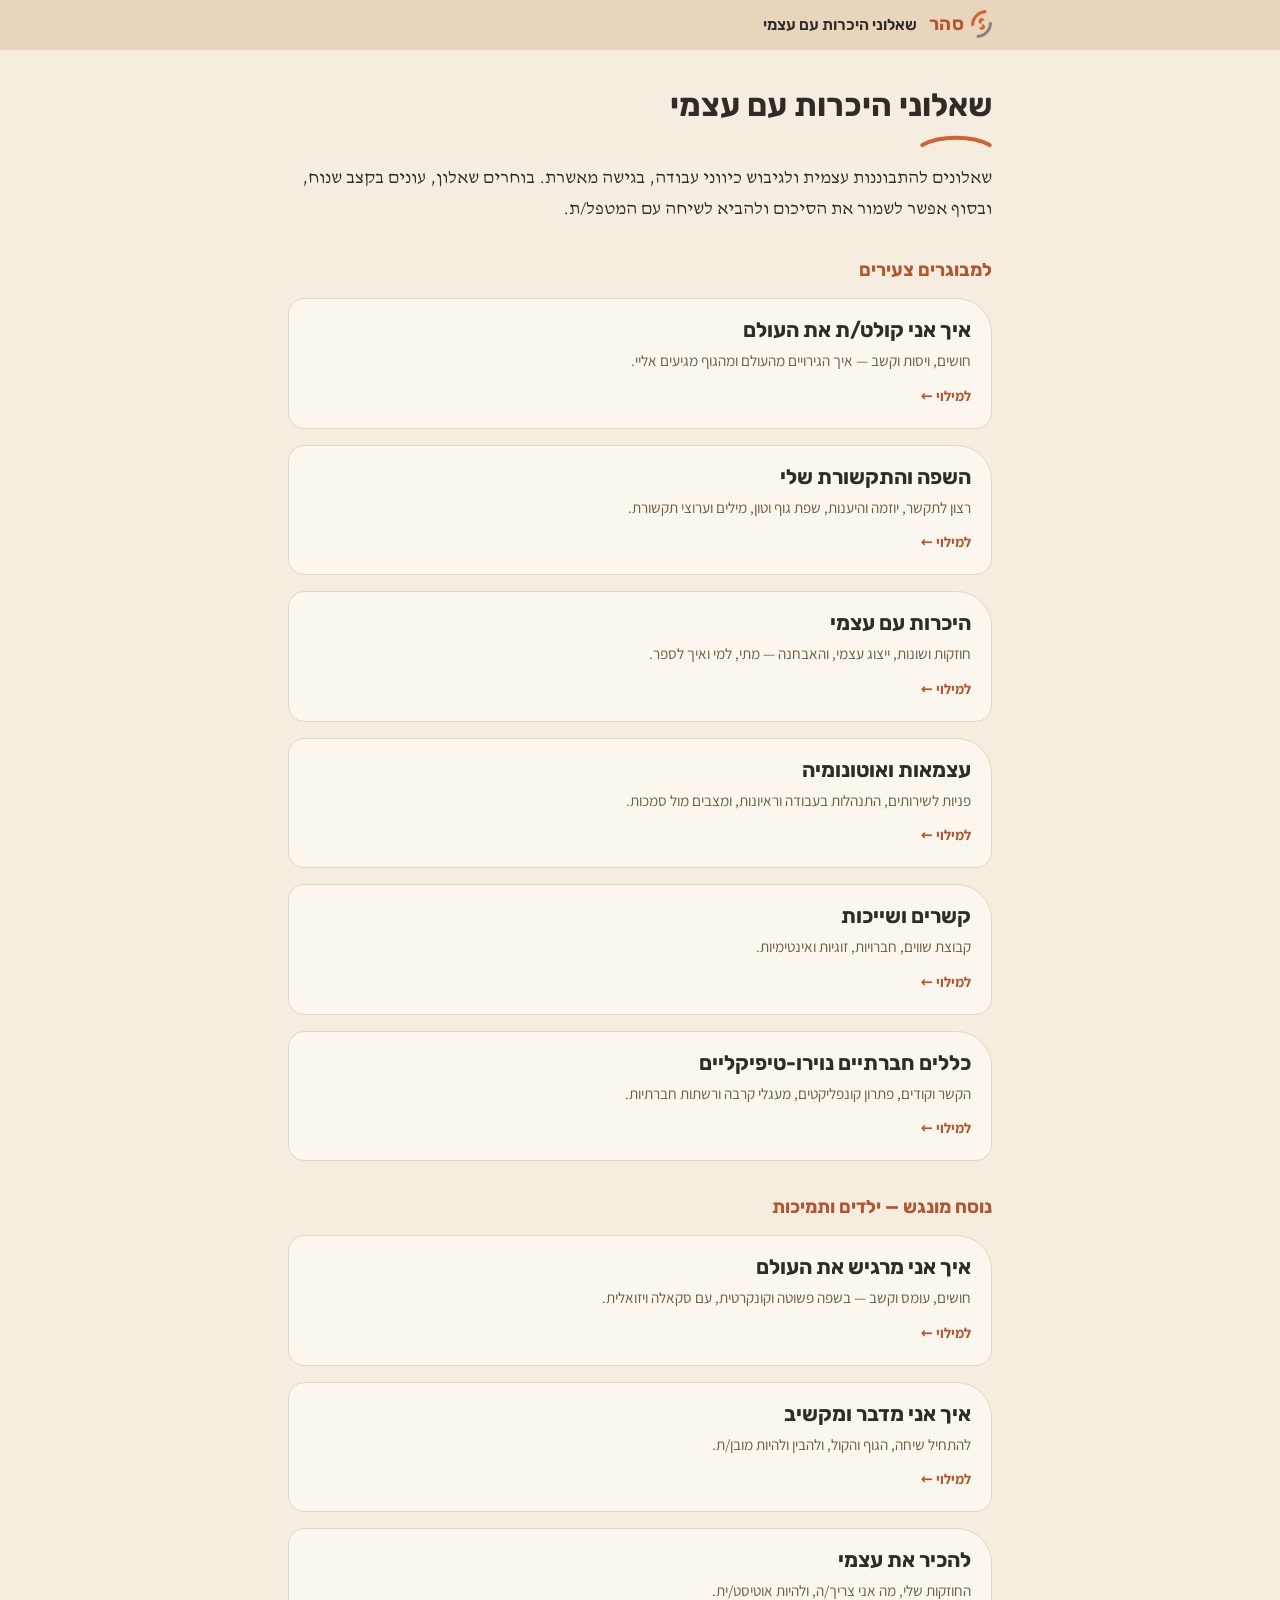
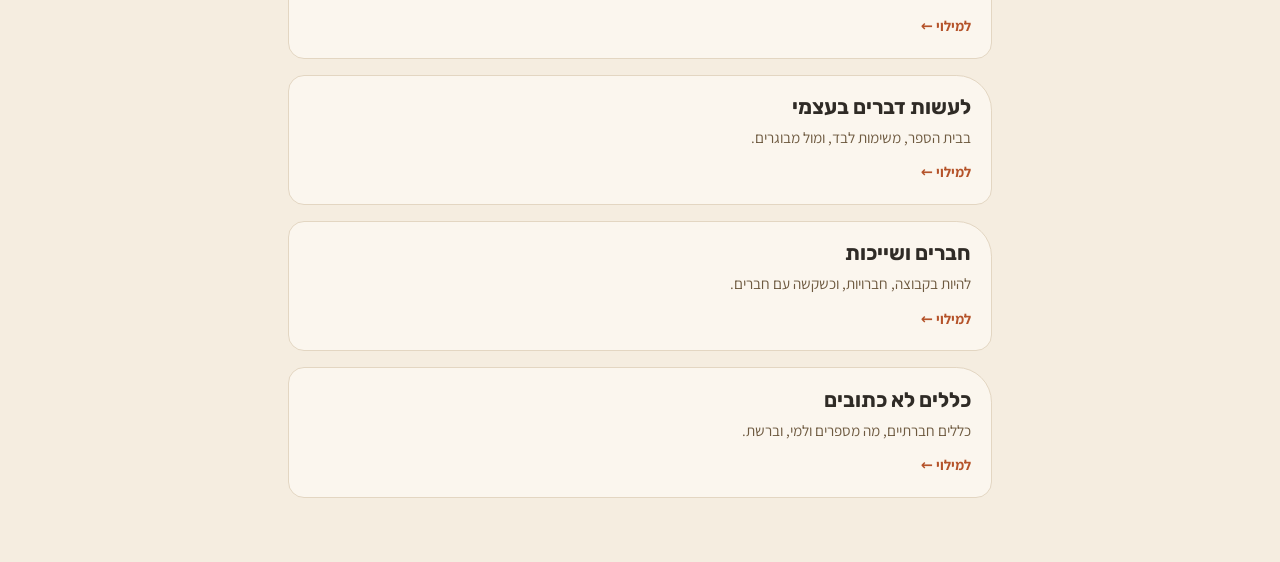
<file: index.html>
<!doctype html>
<html lang="he" dir="rtl">
<head>
<meta charset="utf-8">
<meta name="viewport" content="width=device-width, initial-scale=1, viewport-fit=cover">
<title>שאלונים לבחירה ומילוי</title>
<meta property="og:title" content="שאלונים לבחירה ומילוי">
<meta property="og:description" content="שאלונים להיכרות עם עצמי — בוחרים שאלון, עונים בקצב שנוח, ושומרים סיכום.">
<meta property="og:type" content="website">
<meta name="description" content="שאלונים להיכרות עם עצמי — בוחרים שאלון, עונים בקצב שנוח, ושומרים סיכום.">
<link rel="icon" href="logo.png">
<link rel="stylesheet" href="https://fonts.googleapis.com/css2?family=Rubik:wght@500;600;700&family=Assistant:wght@400;500;600;700&family=David+Libre:wght@400;500&display=swap">
<link rel="stylesheet" href="styles.css">
</head>
<body>
<header class="bar">
  <div class="bar-inner">
    <span class="brand"><img src="logo.png" alt="לוגו סהר"><span class="brandmark">סהר</span></span>
    <h1>שאלוני היכרות עם עצמי</h1>
  </div>
</header>

<main class="wrap">
  <section class="landing-hero">
    <h2>שאלוני היכרות עם עצמי</h2>
    <svg class="arc" viewBox="0 0 90 18" fill="none" aria-hidden="true"><path d="M3 15 C 25 3, 65 3, 87 15" stroke="#D4622E" stroke-width="5" stroke-linecap="round"/></svg>
    <p class="lead">שאלונים להתבוננות עצמית ולגיבוש כיווני עבודה, בגישה מאשרת. בוחרים שאלון, עונים בקצב שנוח, ובסוף אפשר לשמור את הסיכום ולהביא לשיחה עם המטפל/ת.</p>

    <h3 class="group-title">למבוגרים צעירים</h3>
    <div class="cards">
      <a class="qcard" href="sensory.html">
        <h3>איך אני קולט/ת את העולם</h3>
        <p>חושים, ויסות וקשב — איך הגירויים מהעולם ומהגוף מגיעים אליי.</p>
        <span class="go">למילוי ←</span>
      </a>
      <a class="qcard" href="language.html">
        <h3>השפה והתקשורת שלי</h3>
        <p>רצון לתקשר, יוזמה והיענות, שפת גוף וטון, מילים וערוצי תקשורת.</p>
        <span class="go">למילוי ←</span>
      </a>
      <a class="qcard" href="self-knowledge.html">
        <h3>היכרות עם עצמי</h3>
        <p>חוזקות ושונות, ייצוג עצמי, והאבחנה — מתי, למי ואיך לספר.</p>
        <span class="go">למילוי ←</span>
      </a>
      <a class="qcard" href="independence.html">
        <h3>עצמאות ואוטונומיה</h3>
        <p>פניות לשירותים, התנהלות בעבודה וראיונות, ומצבים מול סמכות.</p>
        <span class="go">למילוי ←</span>
      </a>
      <a class="qcard" href="relationships.html">
        <h3>קשרים ושייכות</h3>
        <p>קבוצת שווים, חברויות, זוגיות ואינטימיות.</p>
        <span class="go">למילוי ←</span>
      </a>
      <a class="qcard" href="social-rules.html">
        <h3>כללים חברתיים נוירו-טיפיקליים</h3>
        <p>הקשר וקודים, פתרון קונפליקטים, מעגלי קרבה ורשתות חברתיות.</p>
        <span class="go">למילוי ←</span>
      </a>
    </div>

    <h3 class="group-title">נוסח מונגש — ילדים ותמיכות</h3>
    <div class="cards">
      <a class="qcard" href="sensory-kids.html">
        <h3>איך אני מרגיש את העולם</h3>
        <p>חושים, עומס וקשב — בשפה פשוטה וקונקרטית, עם סקאלה ויזואלית.</p>
        <span class="go">למילוי ←</span>
      </a>
      <a class="qcard" href="language-kids.html">
        <h3>איך אני מדבר ומקשיב</h3>
        <p>להתחיל שיחה, הגוף והקול, ולהבין ולהיות מובן/ת.</p>
        <span class="go">למילוי ←</span>
      </a>
      <a class="qcard" href="self-knowledge-kids.html">
        <h3>להכיר את עצמי</h3>
        <p>החוזקות שלי, מה אני צריך/ה, ולהיות אוטיסט/ית.</p>
        <span class="go">למילוי ←</span>
      </a>
      <a class="qcard" href="independence-kids.html">
        <h3>לעשות דברים בעצמי</h3>
        <p>בבית הספר, משימות לבד, ומול מבוגרים.</p>
        <span class="go">למילוי ←</span>
      </a>
      <a class="qcard" href="relationships-kids.html">
        <h3>חברים ושייכות</h3>
        <p>להיות בקבוצה, חברויות, וכשקשה עם חברים.</p>
        <span class="go">למילוי ←</span>
      </a>
      <a class="qcard" href="social-rules-kids.html">
        <h3>כללים לא כתובים</h3>
        <p>כללים חברתיים, מה מספרים ולמי, וברשת.</p>
        <span class="go">למילוי ←</span>
      </a>
    </div>
  </section>
</main>
</body>
</html>
</file>
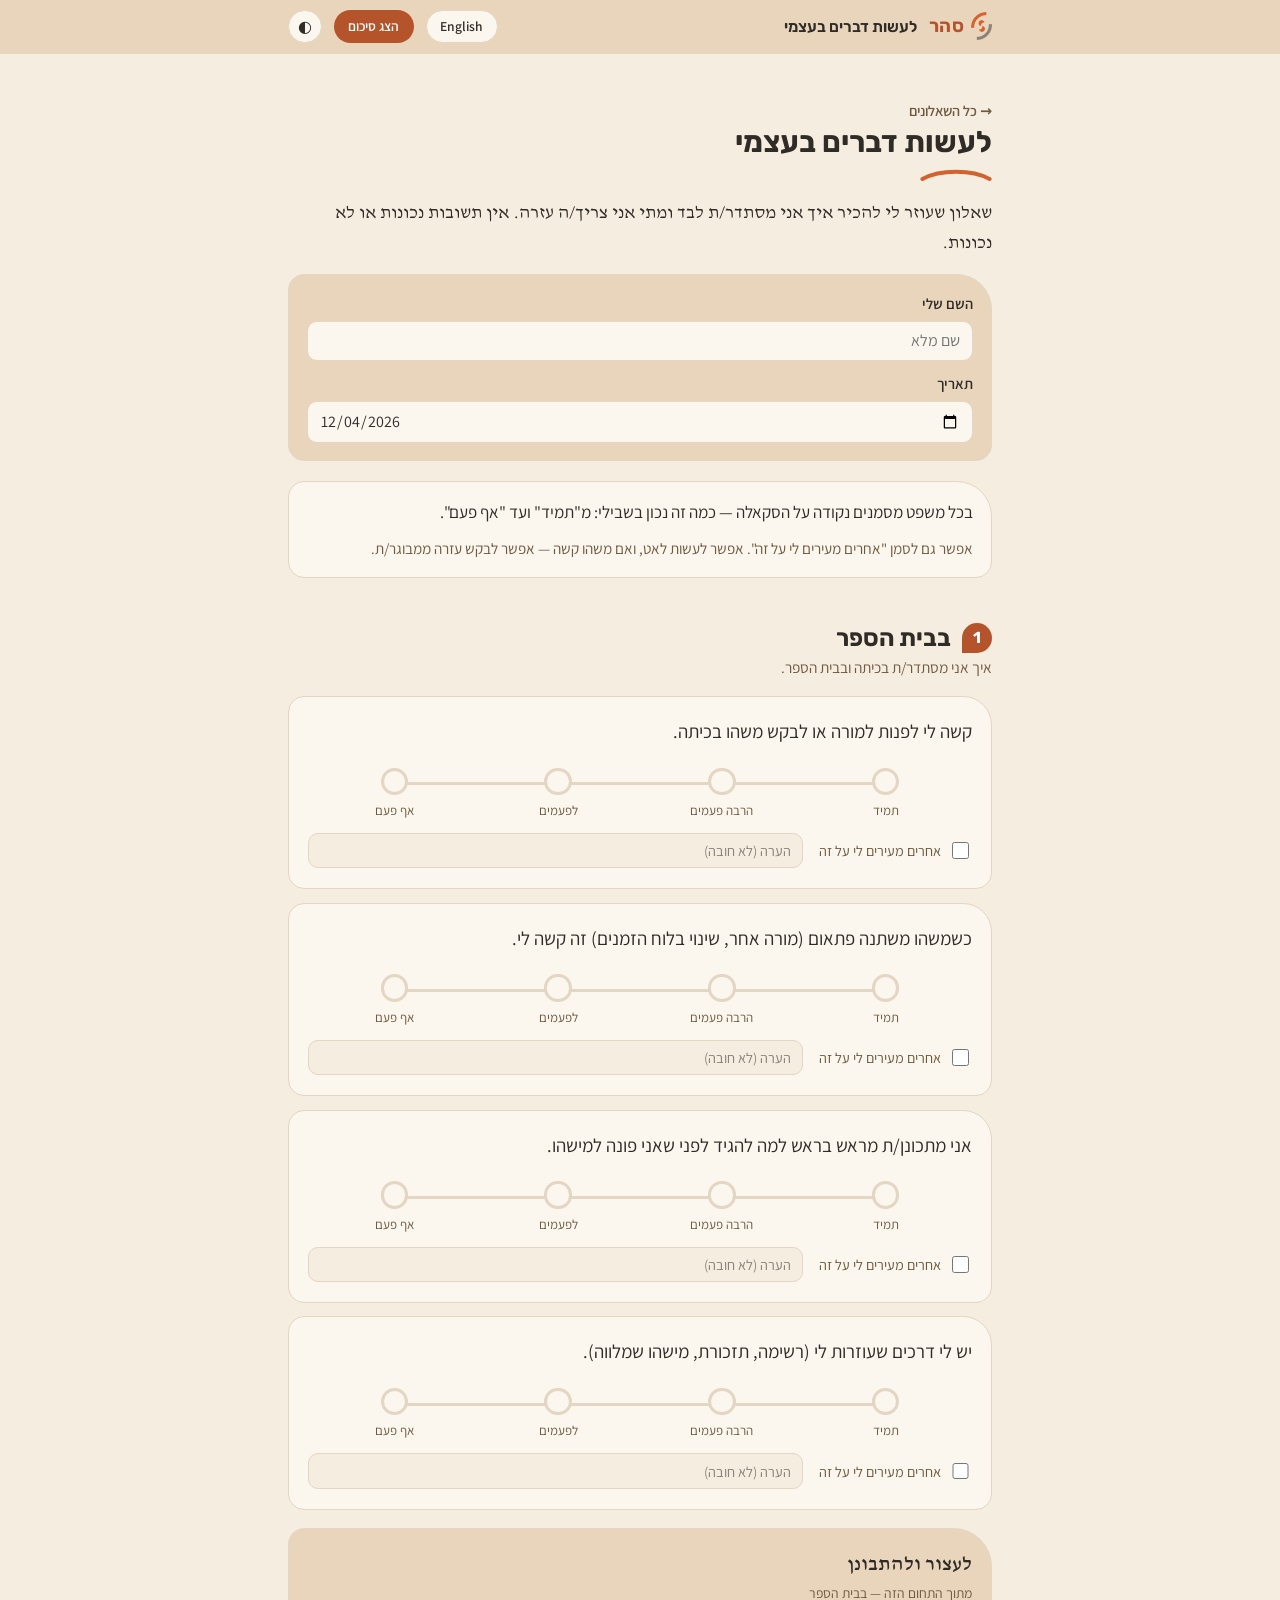
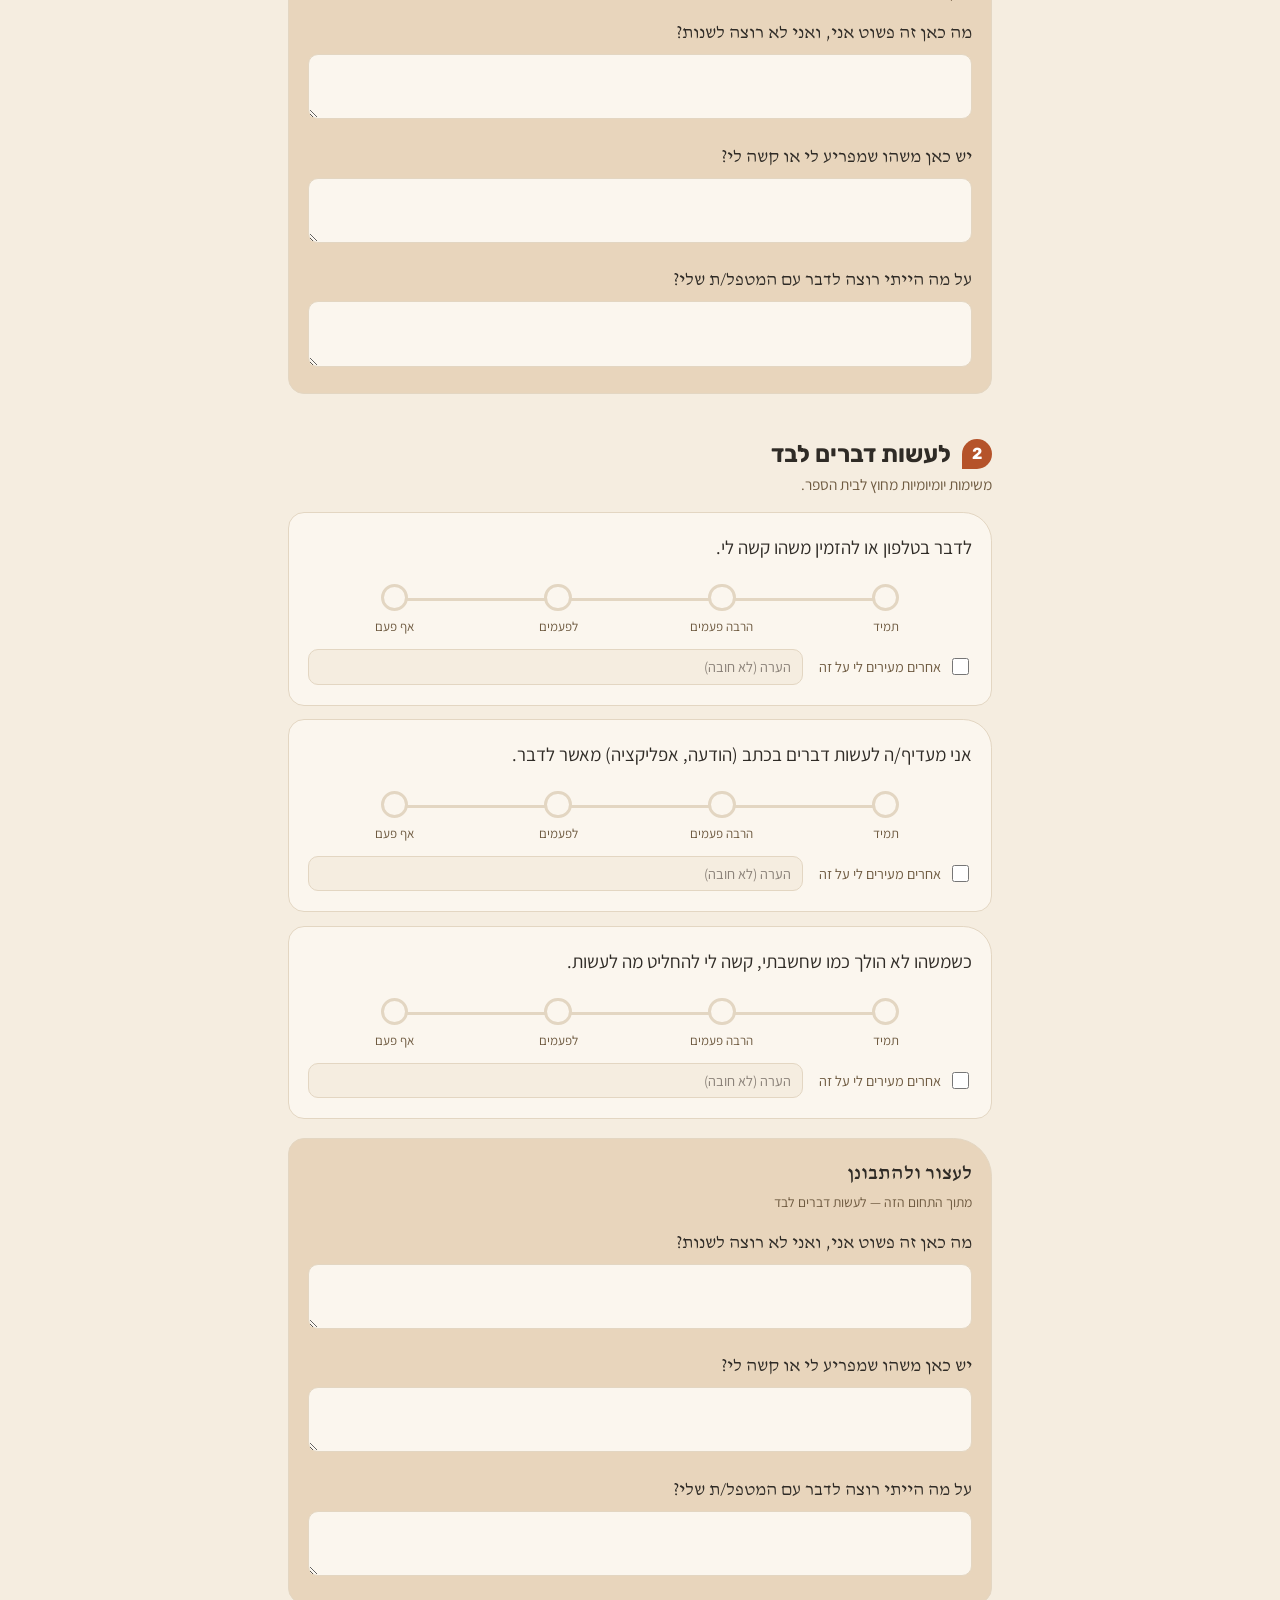
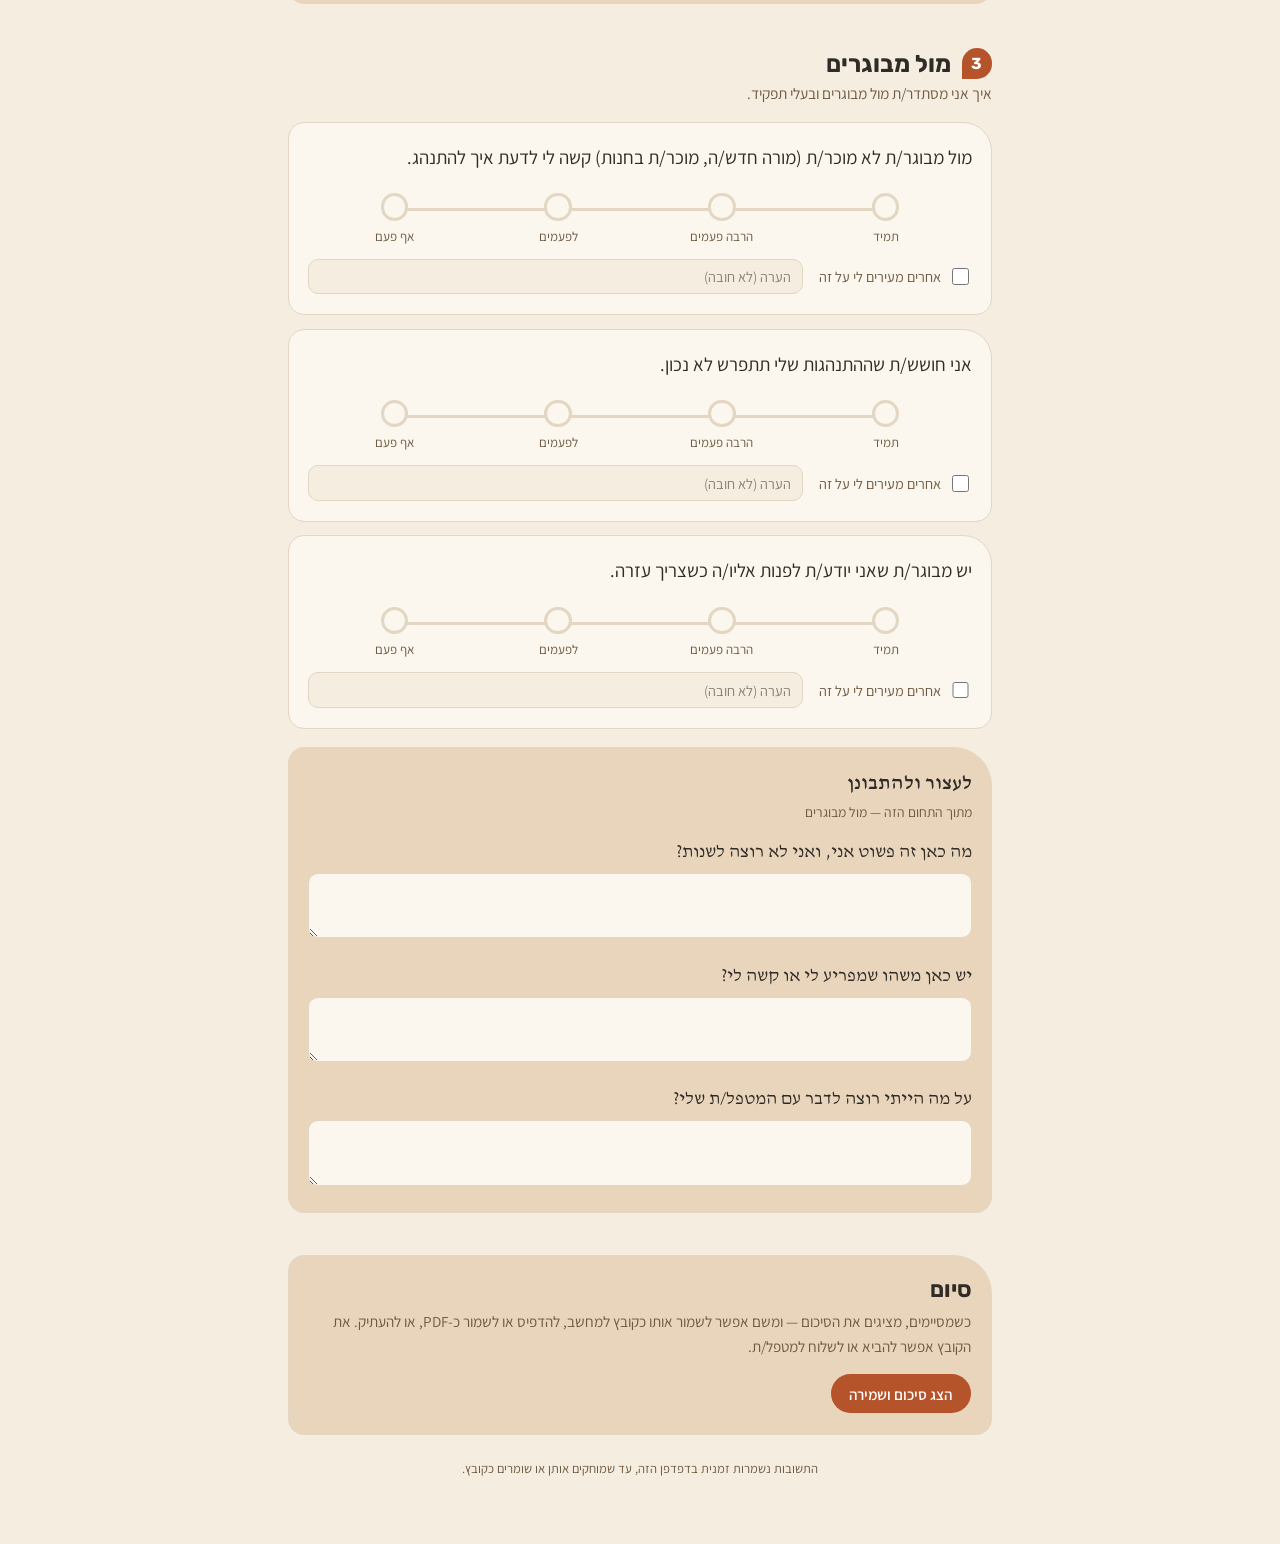
<file: independence-kids.html>
<!doctype html>
<html lang="he" dir="rtl">
<head>
<meta charset="utf-8">
<meta name="viewport" content="width=device-width, initial-scale=1, viewport-fit=cover">
<title>לעשות דברים בעצמי — שאלון סהר</title>
<link rel="icon" href="logo.png">
<link rel="stylesheet" href="https://fonts.googleapis.com/css2?family=Rubik:wght@500;600;700&family=Assistant:wght@400;500;600;700&family=David+Libre:wght@400;500&display=swap">
<link rel="stylesheet" href="styles.css">
</head>
<body>
<div id="root"></div>
<script>
window.QUESTIONNAIRE = {
  storeKey: "sahar_k4_independence_v1",
  variant: "accessible",
  scaleLabels: ["תמיד","הרבה פעמים","לפעמים","אף פעם"],
  scaleLabels_en: ["Always","Often","Sometimes","Never"],
  title: "לעשות דברים בעצמי",
  title_en: "Doing Things Myself",
  lead: "שאלון שעוזר לי להכיר איך אני מסתדר/ת לבד ומתי אני צריך/ה עזרה. אין תשובות נכונות או לא נכונות.",
  lead_en: "A questionnaire that helps me get to know how I manage on my own and when I need help. There are no right or wrong answers.",
  help: "<p>בכל משפט מסמנים נקודה על הסקאלה — כמה זה נכון בשבילי: מ\"תמיד\" ועד \"אף פעם\".</p><p style='margin-top:.6rem;font-size:.95rem;color:var(--muted)'>אפשר גם לסמן \"אחרים מעירים לי על זה\". אפשר לעשות לאט, ואם משהו קשה — אפשר לבקש עזרה ממבוגר/ת.</p>",
  help_en: "<p>For each sentence, mark a point on the scale — how true it is for me: from \"Always\" to \"Never\".</p><p style='margin-top:.6rem;font-size:.95rem;color:var(--muted)'>You can also check \"Others comment on this about me\". You can take your time, and if something is hard — you can ask an adult for help.</p>",
  reflect: [
    {id:"r1",q:"מה כאן זה פשוט אני, ואני לא רוצה לשנות?",q_en:"What here is simply me, and I don't want to change?"},
    {id:"r2",q:"יש כאן משהו שמפריע לי או קשה לי?",q_en:"Is there anything here that bothers me or is hard for me?"},
    {id:"r3",q:"על מה הייתי רוצה לדבר עם המטפל/ת שלי?",q_en:"What would I like to talk about with my therapist?"}
  ],
  domains: [
    {id:"d1",title:"בבית הספר",title_en:"At School",sub:"איך אני מסתדר/ת בכיתה ובבית הספר.",sub_en:"How I manage in class and at school.",items:[
      {id:"d1q1",pole:"high",t:"קשה לי לפנות למורה או לבקש משהו בכיתה.",t_en:"It's hard for me to approach the teacher or ask for something in class."},
      {id:"d1q2",pole:"high",t:"כשמשהו משתנה פתאום (מורה אחר, שינוי בלוח הזמנים) זה קשה לי.",t_en:"When something changes suddenly (a different teacher, a schedule change) it's hard for me."},
      {id:"d1q3",pole:"high",t:"אני מתכונן/ת מראש בראש למה להגיד לפני שאני פונה למישהו.",t_en:"I plan in my head in advance what to say before I approach someone."},
      {id:"d1q4",pole:"low",t:"יש לי דרכים שעוזרות לי (רשימה, תזכורת, מישהו שמלווה).",t_en:"I have ways that help me (a list, a reminder, someone who comes along)."}
    ]},
    {id:"d2",title:"לעשות דברים לבד",title_en:"Doing Things on My Own",sub:"משימות יומיומיות מחוץ לבית הספר.",sub_en:"Everyday tasks outside of school.",items:[
      {id:"d2q1",pole:"high",t:"לדבר בטלפון או להזמין משהו קשה לי.",t_en:"Talking on the phone or ordering something is hard for me."},
      {id:"d2q2",pole:"high",t:"אני מעדיף/ה לעשות דברים בכתב (הודעה, אפליקציה) מאשר לדבר.",t_en:"I prefer to do things in writing (a message, an app) rather than talking."},
      {id:"d2q3",pole:"high",t:"כשמשהו לא הולך כמו שחשבתי, קשה לי להחליט מה לעשות.",t_en:"When something doesn't go the way I expected, it's hard for me to decide what to do."}
    ]},
    {id:"d3",title:"מול מבוגרים",title_en:"With Grown-ups",sub:"איך אני מסתדר/ת מול מבוגרים ובעלי תפקיד.",sub_en:"How I manage with grown-ups and people in charge.",items:[
      {id:"d3q1",pole:"high",t:"מול מבוגר/ת לא מוכר/ת (מורה חדש/ה, מוכר/ת בחנות) קשה לי לדעת איך להתנהג.",t_en:"With a grown-up I don't know (a new teacher, a shop clerk) it's hard for me to know how to act."},
      {id:"d3q2",pole:"high",t:"אני חושש/ת שההתנהגות שלי תתפרש לא נכון.",t_en:"I worry that the way I act will be understood the wrong way."},
      {id:"d3q3",pole:"low",t:"יש מבוגר/ת שאני יודע/ת לפנות אליו/ה כשצריך עזרה.",t_en:"There's a grown-up I know I can turn to when I need help."}
    ]}
  ]
};
</script>
<script src="questionnaire.js"></script>
</body>
</html>
</file>
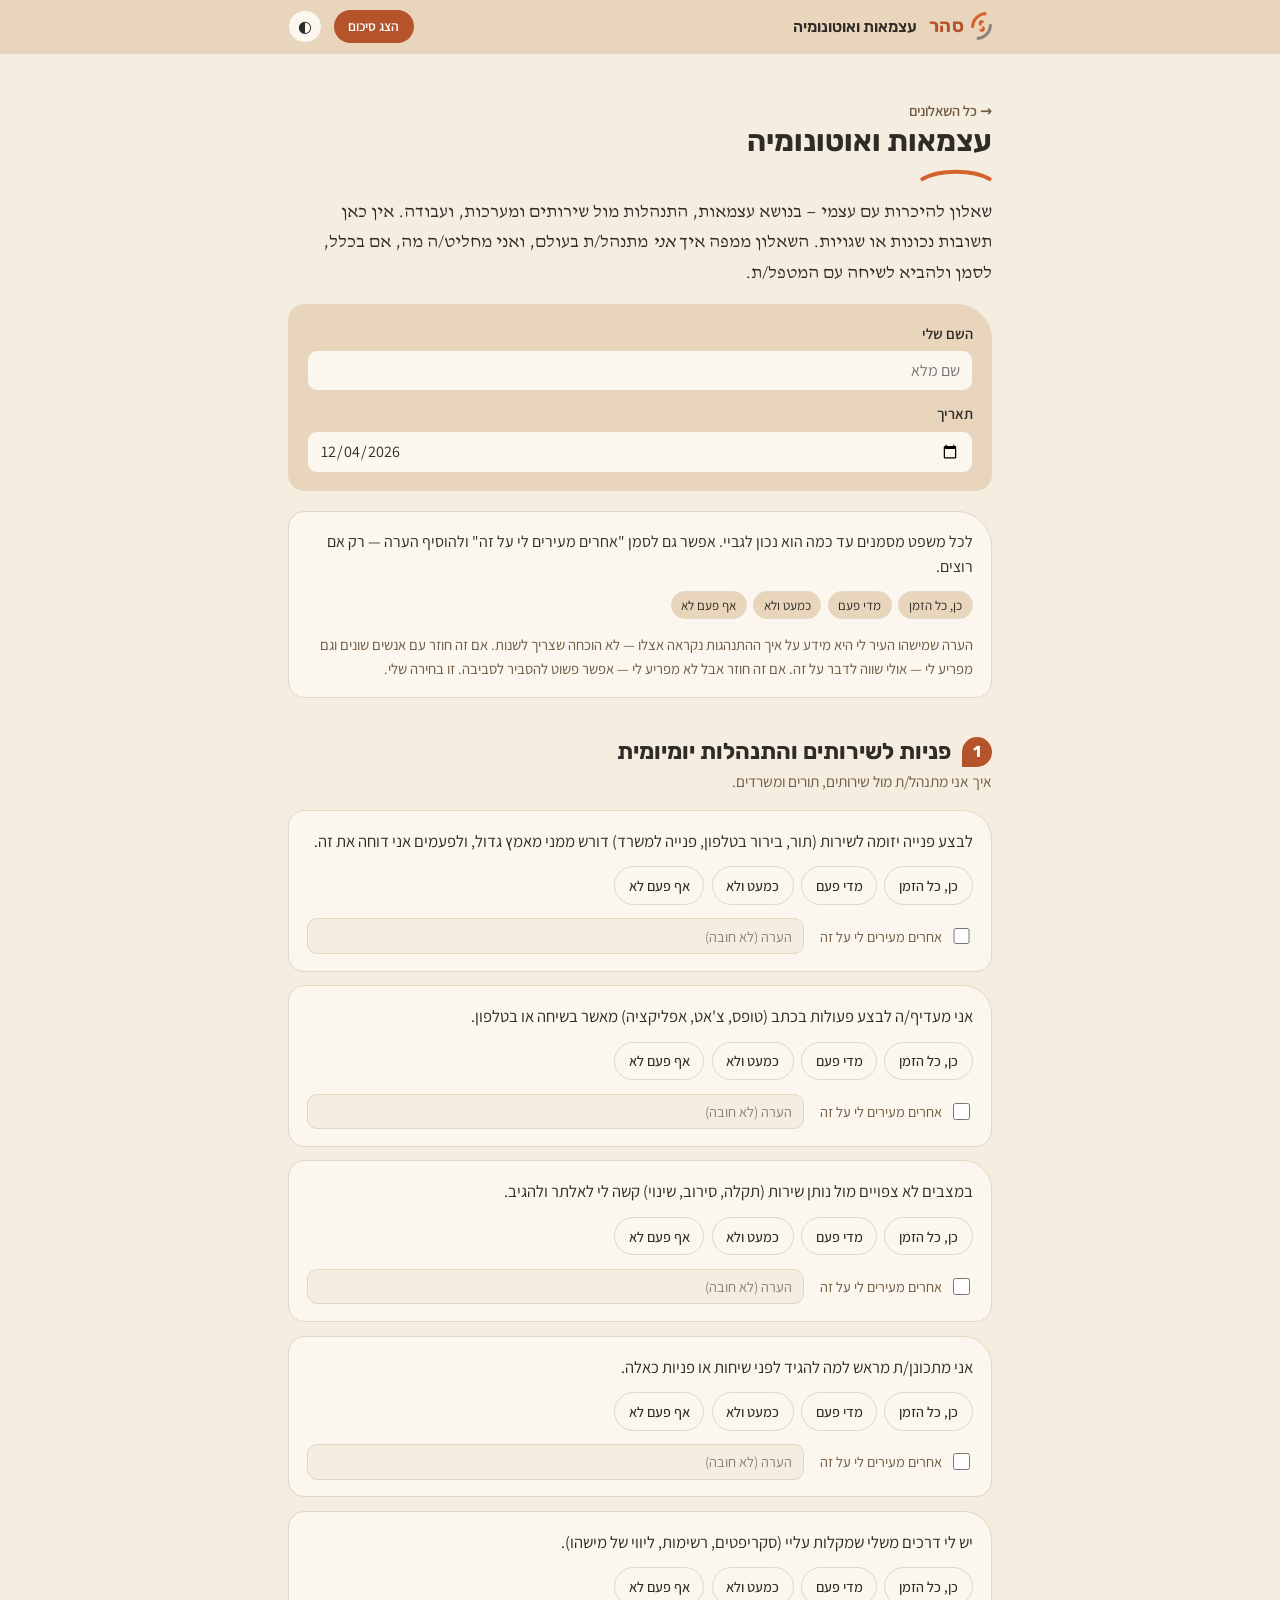
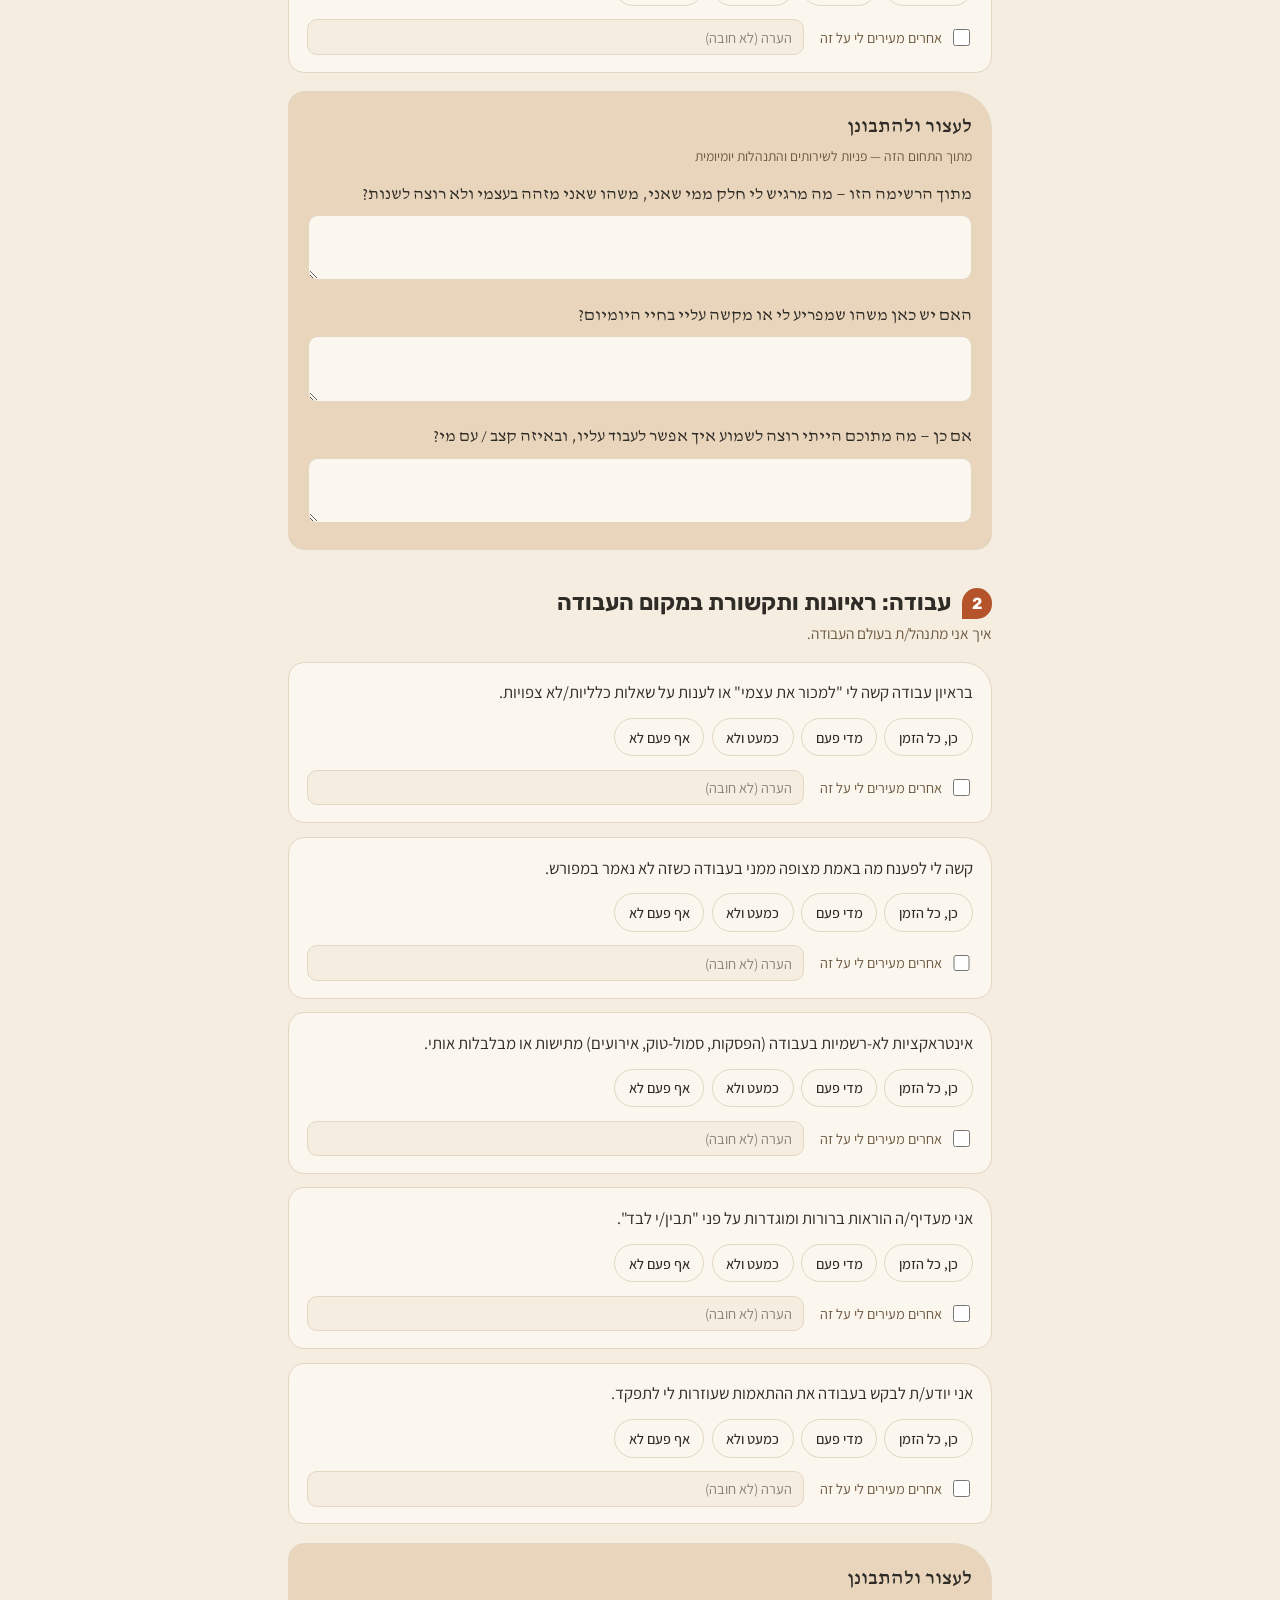
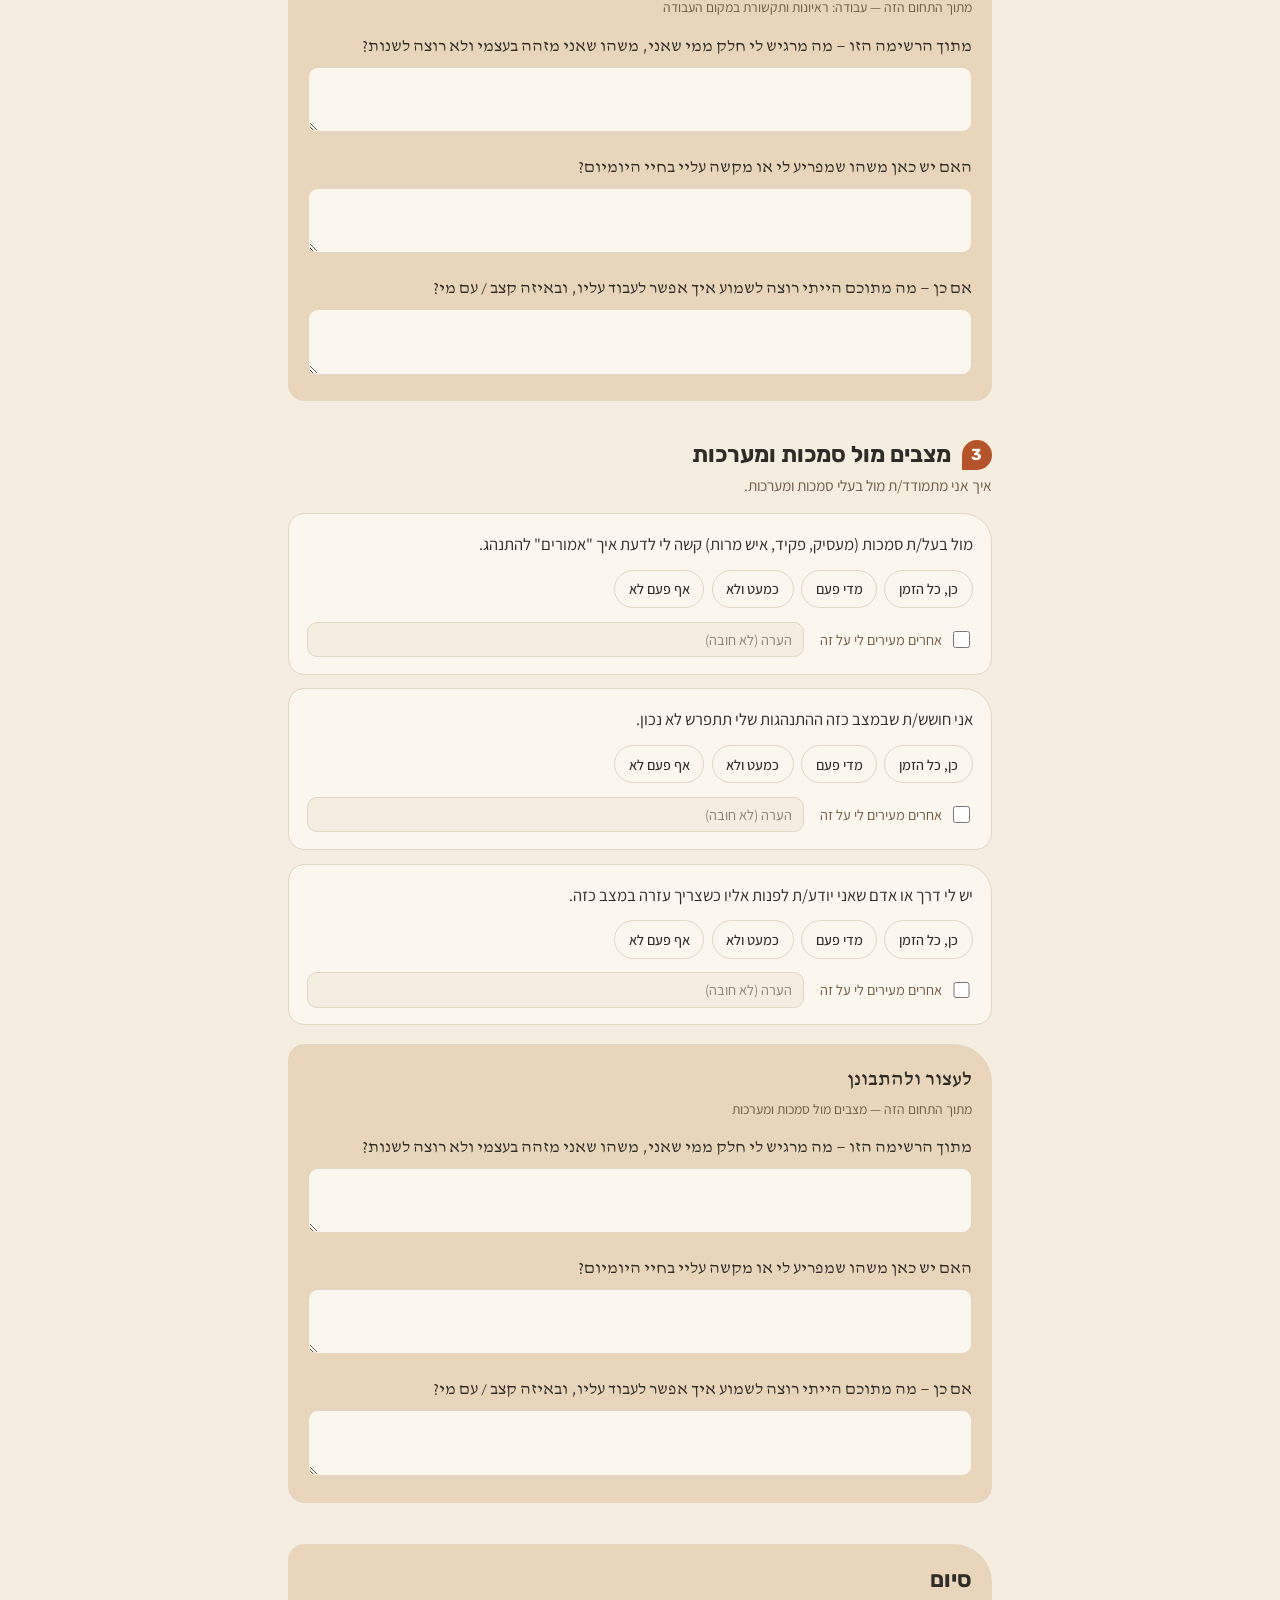
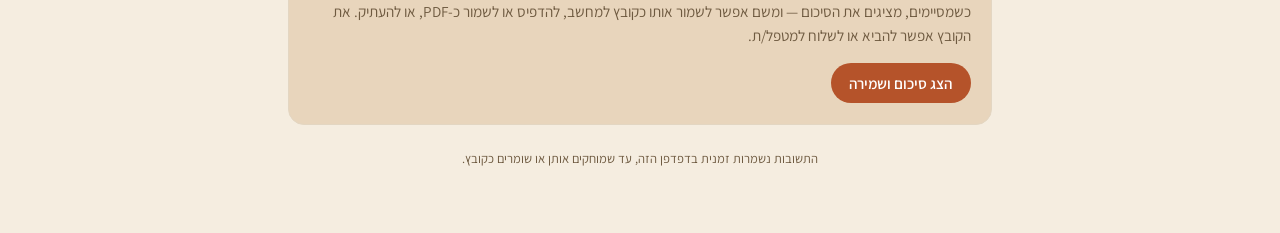
<file: independence.html>
<!doctype html>
<html lang="he" dir="rtl">
<head>
<meta charset="utf-8">
<meta name="viewport" content="width=device-width, initial-scale=1, viewport-fit=cover">
<title>עצמאות ואוטונומיה — שאלון סהר</title>
<link rel="icon" href="logo.png">
<link rel="stylesheet" href="https://fonts.googleapis.com/css2?family=Rubik:wght@500;600;700&family=Assistant:wght@400;500;600;700&family=David+Libre:wght@400;500&display=swap">
<link rel="stylesheet" href="styles.css">
</head>
<body>
<div id="root"></div>
<script>
window.QUESTIONNAIRE = {
  storeKey: "sahar_q4_independence_v1",
  title: "עצמאות ואוטונומיה",
  lead: "שאלון להיכרות עם עצמי — בנושא עצמאות, התנהלות מול שירותים ומערכות, ועבודה. אין כאן תשובות נכונות או שגויות. השאלון ממפה איך <em>אני</em> מתנהל/ת בעולם, ואני מחליט/ה מה, אם בכלל, לסמן ולהביא לשיחה עם המטפל/ת.",
  reflect: [
    {id:"r1",q:"מתוך הרשימה הזו — מה מרגיש לי חלק ממי שאני, משהו שאני מזהה בעצמי ולא רוצה לשנות?"},
    {id:"r2",q:"האם יש כאן משהו שמפריע לי או מקשה עליי בחיי היומיום?"},
    {id:"r3",q:"אם כן — מה מתוכם הייתי רוצה לשמוע איך אפשר לעבוד עליו, ובאיזה קצב / עם מי?"}
  ],
  domains: [
    {id:"d1",title:"פניות לשירותים והתנהלות יומיומית",sub:"איך אני מתנהל/ת מול שירותים, תורים ומשרדים.",items:[
      {id:"d1q1",pole:"high",t:"לבצע פנייה יזומה לשירות (תור, בירור בטלפון, פנייה למשרד) דורש ממני מאמץ גדול, ולפעמים אני דוחה את זה."},
      {id:"d1q2",pole:"high",t:"אני מעדיף/ה לבצע פעולות בכתב (טופס, צ'אט, אפליקציה) מאשר בשיחה או בטלפון."},
      {id:"d1q3",pole:"high",t:"במצבים לא צפויים מול נותן שירות (תקלה, סירוב, שינוי) קשה לי לאלתר ולהגיב."},
      {id:"d1q4",pole:"high",t:"אני מתכונן/ת מראש למה להגיד לפני שיחות או פניות כאלה."},
      {id:"d1q5",pole:"low",t:"יש לי דרכים משלי שמקלות עליי (סקריפטים, רשימות, ליווי של מישהו)."}
    ]},
    {id:"d2",title:"עבודה: ראיונות ותקשורת במקום העבודה",sub:"איך אני מתנהל/ת בעולם העבודה.",items:[
      {id:"d2q1",pole:"high",t:"בראיון עבודה קשה לי \"למכור את עצמי\" או לענות על שאלות כלליות/לא צפויות."},
      {id:"d2q2",pole:"high",t:"קשה לי לפענח מה באמת מצופה ממני בעבודה כשזה לא נאמר במפורש."},
      {id:"d2q3",pole:"high",t:"אינטראקציות לא-רשמיות בעבודה (הפסקות, סמול-טוק, אירועים) מתישות או מבלבלות אותי."},
      {id:"d2q4",pole:"high",t:"אני מעדיף/ה הוראות ברורות ומוגדרות על פני \"תבין/י לבד\"."},
      {id:"d2q5",pole:"low",t:"אני יודע/ת לבקש בעבודה את ההתאמות שעוזרות לי לתפקד."}
    ]},
    {id:"d3",title:"מצבים מול סמכות ומערכות",sub:"איך אני מתמודד/ת מול בעלי סמכות ומערכות.",items:[
      {id:"d3q1",pole:"high",t:"מול בעל/ת סמכות (מעסיק, פקיד, איש מרות) קשה לי לדעת איך \"אמורים\" להתנהג."},
      {id:"d3q2",pole:"high",t:"אני חושש/ת שבמצב כזה ההתנהגות שלי תתפרש לא נכון."},
      {id:"d3q3",pole:"low",t:"יש לי דרך או אדם שאני יודע/ת לפנות אליו כשצריך עזרה במצב כזה."}
    ]}
  ]
};
</script>
<script src="questionnaire.js"></script>
</body>
</html>
</file>
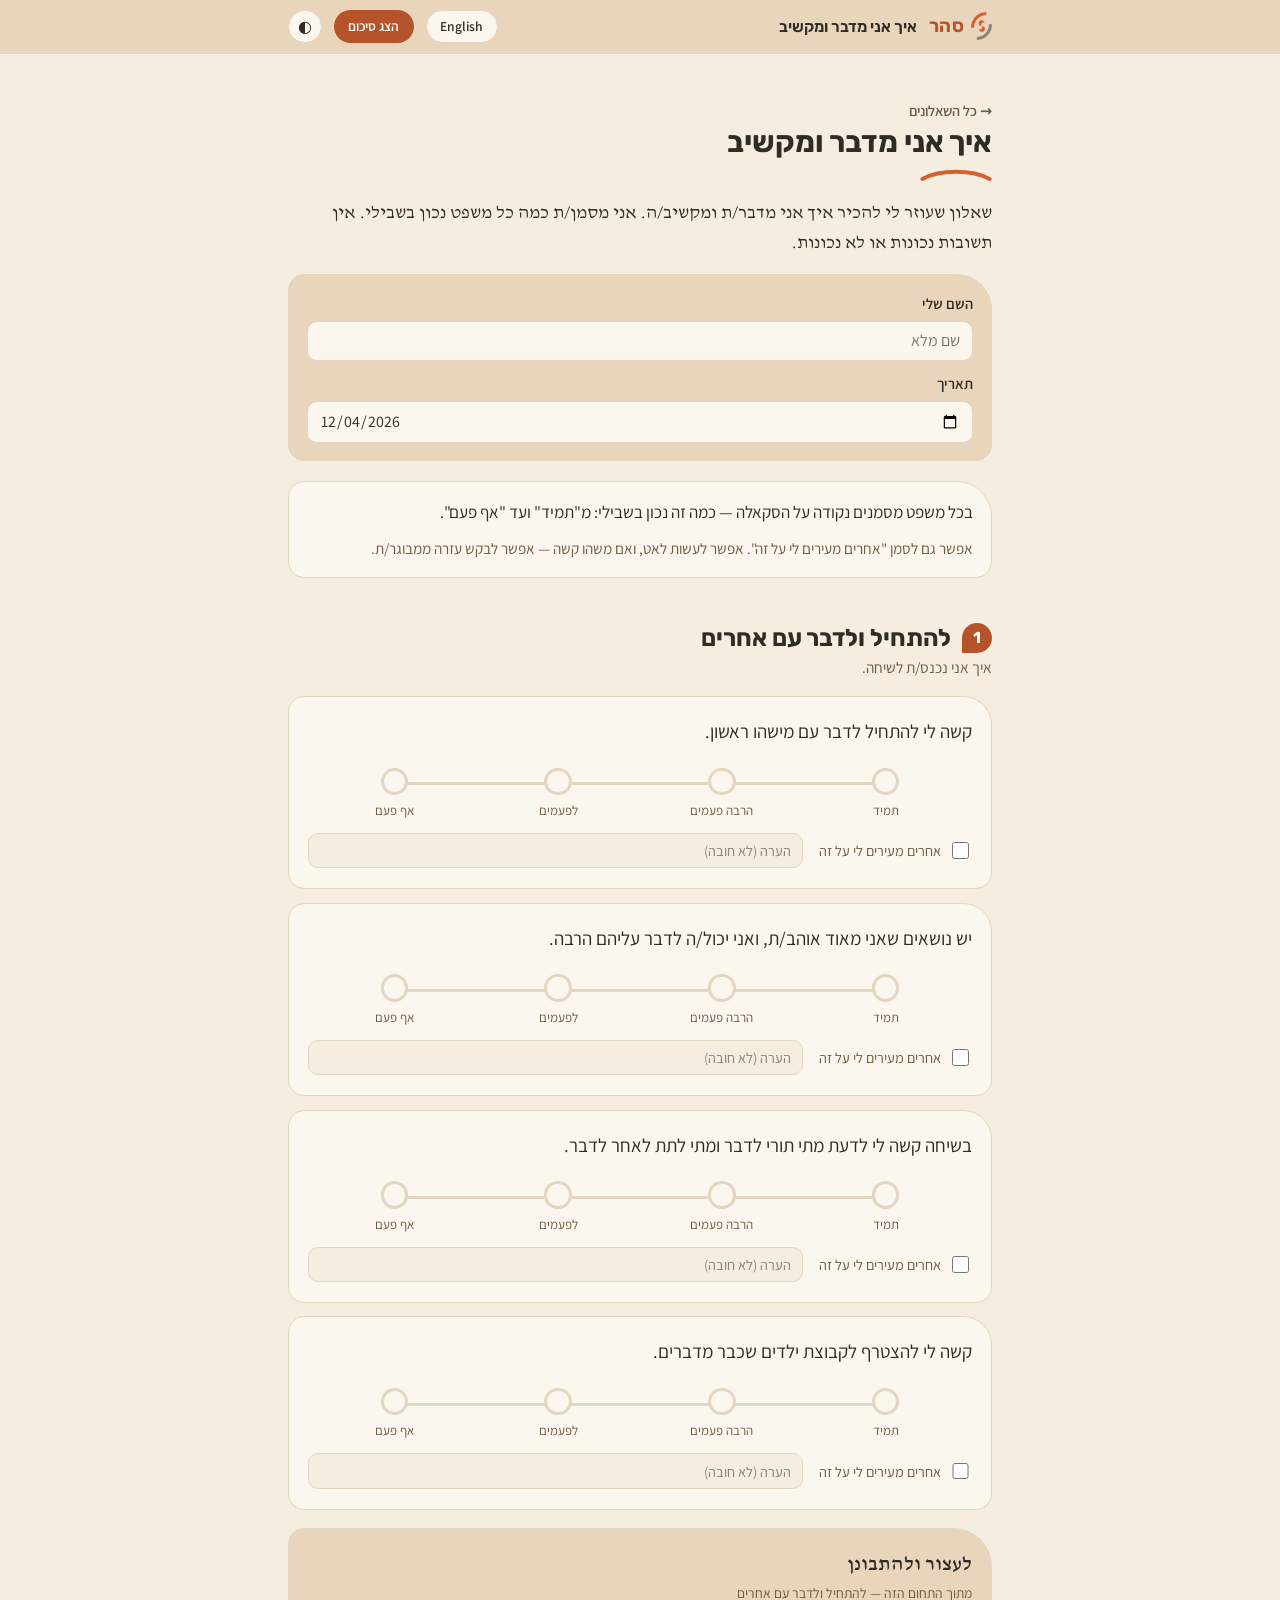
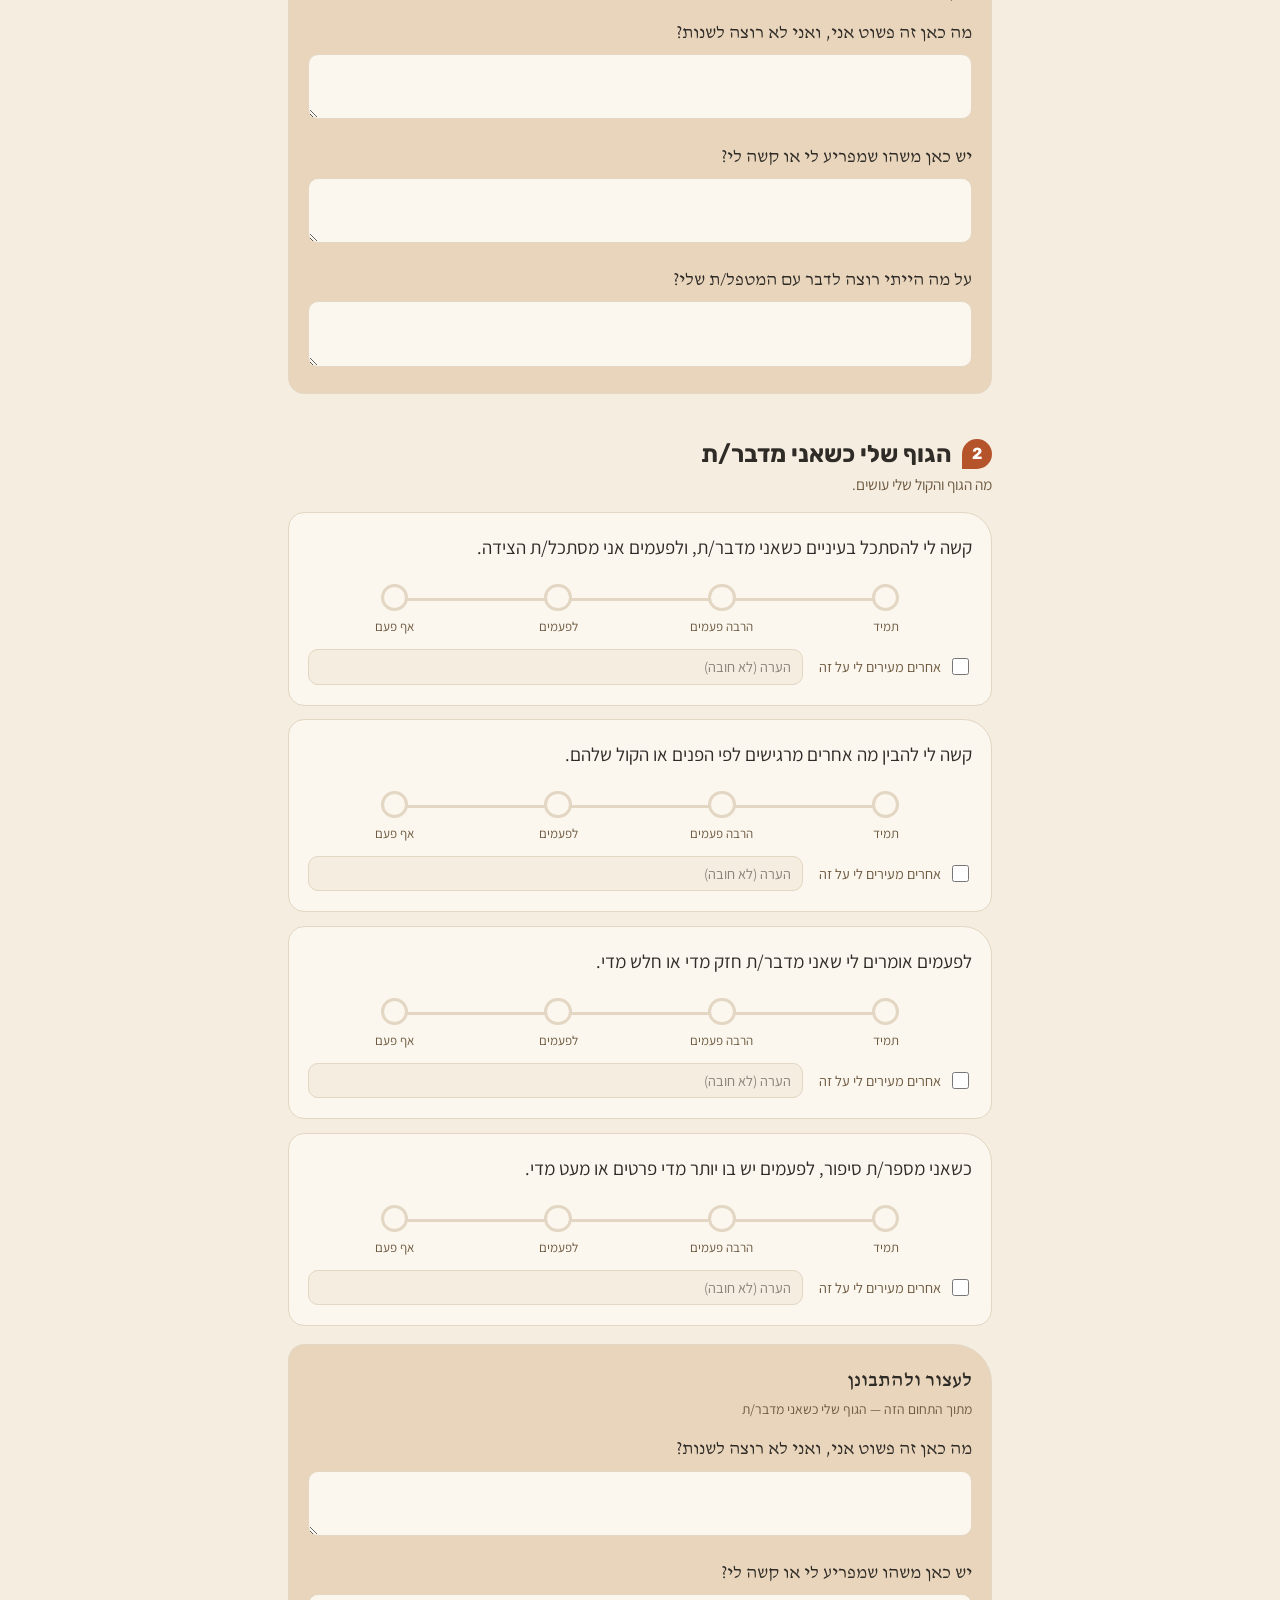
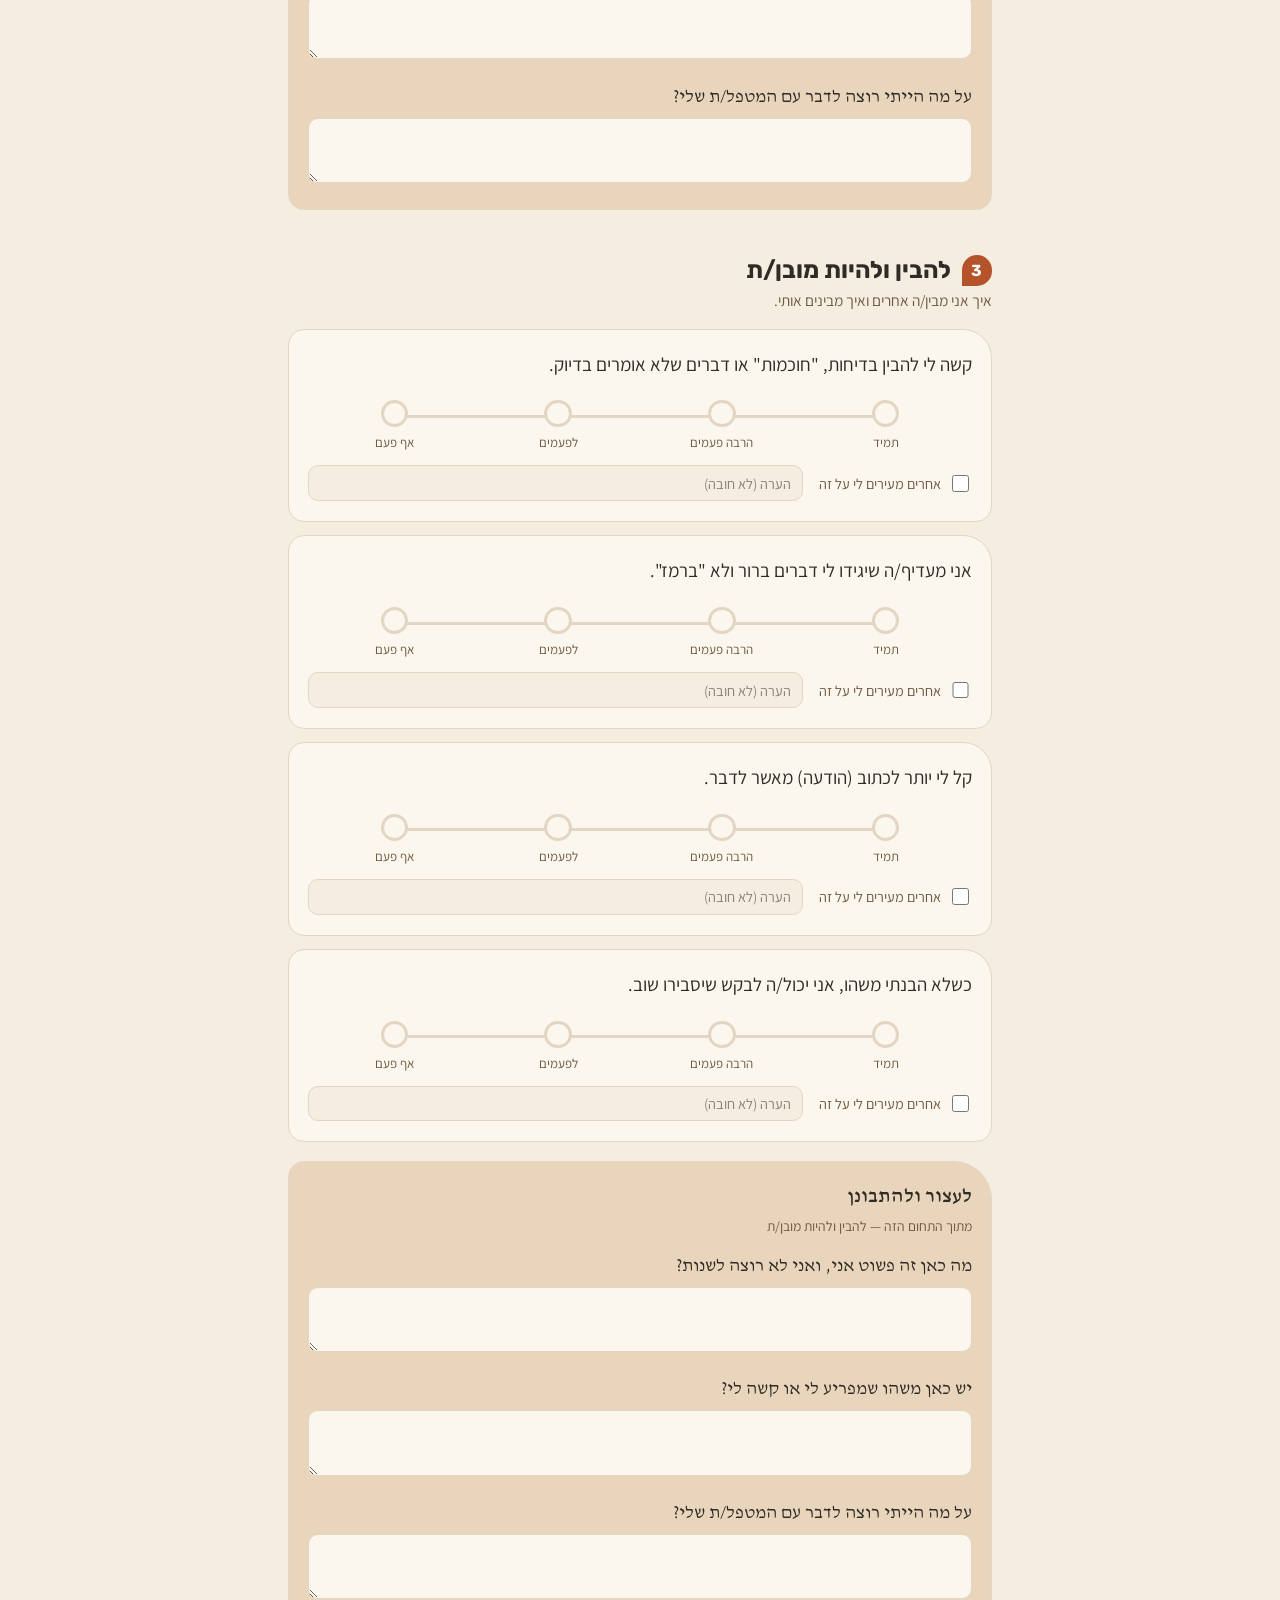
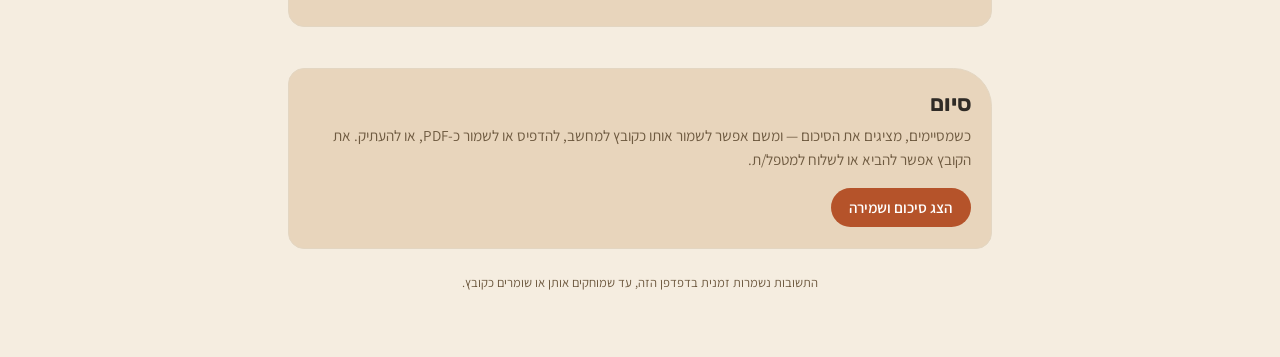
<file: language-kids.html>
<!doctype html>
<html lang="he" dir="rtl">
<head>
<meta charset="utf-8">
<meta name="viewport" content="width=device-width, initial-scale=1, viewport-fit=cover">
<title>איך אני מדבר ומקשיב — שאלון סהר</title>
<link rel="icon" href="logo.png">
<link rel="stylesheet" href="https://fonts.googleapis.com/css2?family=Rubik:wght@500;600;700&family=Assistant:wght@400;500;600;700&family=David+Libre:wght@400;500&display=swap">
<link rel="stylesheet" href="styles.css">
</head>
<body>
<div id="root"></div>
<script>
window.QUESTIONNAIRE = {
  storeKey: "sahar_k2_language_v1",
  variant: "accessible",
  scaleLabels: ["תמיד","הרבה פעמים","לפעמים","אף פעם"],
  scaleLabels_en: ["Always","Often","Sometimes","Never"],
  title: "איך אני מדבר ומקשיב",
  title_en: "How I Talk and Listen",
  lead: "שאלון שעוזר לי להכיר איך אני מדבר/ת ומקשיב/ה. אני מסמן/ת כמה כל משפט נכון בשבילי. אין תשובות נכונות או לא נכונות.",
  lead_en: "A questionnaire that helps me get to know how I talk and listen. I mark how true each sentence is for me. There are no right or wrong answers.",
  help: "<p>בכל משפט מסמנים נקודה על הסקאלה — כמה זה נכון בשבילי: מ\"תמיד\" ועד \"אף פעם\".</p><p style='margin-top:.6rem;font-size:.95rem;color:var(--muted)'>אפשר גם לסמן \"אחרים מעירים לי על זה\". אפשר לעשות לאט, ואם משהו קשה — אפשר לבקש עזרה ממבוגר/ת.</p>",
  help_en: "<p>For each sentence, mark a point on the scale — how true it is for me: from \"Always\" to \"Never\".</p><p style='margin-top:.6rem;font-size:.95rem;color:var(--muted)'>You can also check \"Others comment on this about me\". You can take your time, and if something is hard — you can ask an adult for help.</p>",
  reflect: [
    {id:"r1",q:"מה כאן זה פשוט אני, ואני לא רוצה לשנות?",q_en:"What here is simply me, and I don't want to change?"},
    {id:"r2",q:"יש כאן משהו שמפריע לי או קשה לי?",q_en:"Is there anything here that bothers me or is hard for me?"},
    {id:"r3",q:"על מה הייתי רוצה לדבר עם המטפל/ת שלי?",q_en:"What would I like to talk about with my therapist?"}
  ],
  domains: [
    {id:"d1",title:"להתחיל ולדבר עם אחרים",title_en:"Starting and Talking with Others",sub:"איך אני נכנס/ת לשיחה.",sub_en:"How I get into a conversation.",items:[
      {id:"d1q1",pole:"high",t:"קשה לי להתחיל לדבר עם מישהו ראשון.",t_en:"It's hard for me to be the first to start talking to someone."},
      {id:"d1q2",pole:"low",t:"יש נושאים שאני מאוד אוהב/ת, ואני יכול/ה לדבר עליהם הרבה.",t_en:"There are topics I really love, and I can talk about them a lot."},
      {id:"d1q3",pole:"high",t:"בשיחה קשה לי לדעת מתי תורי לדבר ומתי לתת לאחר לדבר.",t_en:"In a conversation it's hard for me to know when it's my turn to talk and when to let the other person talk."},
      {id:"d1q4",pole:"high",t:"קשה לי להצטרף לקבוצת ילדים שכבר מדברים.",t_en:"It's hard for me to join a group of kids who are already talking."}
    ]},
    {id:"d2",title:"הגוף שלי כשאני מדבר/ת",title_en:"My Body When I Talk",sub:"מה הגוף והקול שלי עושים.",sub_en:"What my body and voice do.",items:[
      {id:"d2q1",pole:"high",t:"קשה לי להסתכל בעיניים כשאני מדבר/ת, ולפעמים אני מסתכל/ת הצידה.",t_en:"It's hard for me to make eye contact when I talk, and sometimes I look to the side."},
      {id:"d2q2",pole:"high",t:"קשה לי להבין מה אחרים מרגישים לפי הפנים או הקול שלהם.",t_en:"It's hard for me to tell how others feel from their face or their voice."},
      {id:"d2q3",pole:"high",t:"לפעמים אומרים לי שאני מדבר/ת חזק מדי או חלש מדי.",t_en:"Sometimes people tell me I talk too loudly or too quietly."},
      {id:"d2q4",pole:"high",t:"כשאני מספר/ת סיפור, לפעמים יש בו יותר מדי פרטים או מעט מדי.",t_en:"When I tell a story, sometimes it has too many details or too few."}
    ]},
    {id:"d3",title:"להבין ולהיות מובן/ת",title_en:"Understanding and Being Understood",sub:"איך אני מבין/ה אחרים ואיך מבינים אותי.",sub_en:"How I understand others and how they understand me.",items:[
      {id:"d3q1",pole:"high",t:"קשה לי להבין בדיחות, \"חוכמות\" או דברים שלא אומרים בדיוק.",t_en:"It's hard for me to get jokes, sarcasm, or things people don't say directly."},
      {id:"d3q2",pole:"high",t:"אני מעדיף/ה שיגידו לי דברים ברור ולא \"ברמז\".",t_en:"I prefer people to tell me things clearly, not through hints."},
      {id:"d3q3",pole:"high",t:"קל לי יותר לכתוב (הודעה) מאשר לדבר.",t_en:"It's easier for me to write (a message) than to talk."},
      {id:"d3q4",pole:"low",t:"כשלא הבנתי משהו, אני יכול/ה לבקש שיסבירו שוב.",t_en:"When I don't understand something, I can ask for it to be explained again."}
    ]}
  ]
};
</script>
<script src="questionnaire.js"></script>
</body>
</html>
</file>
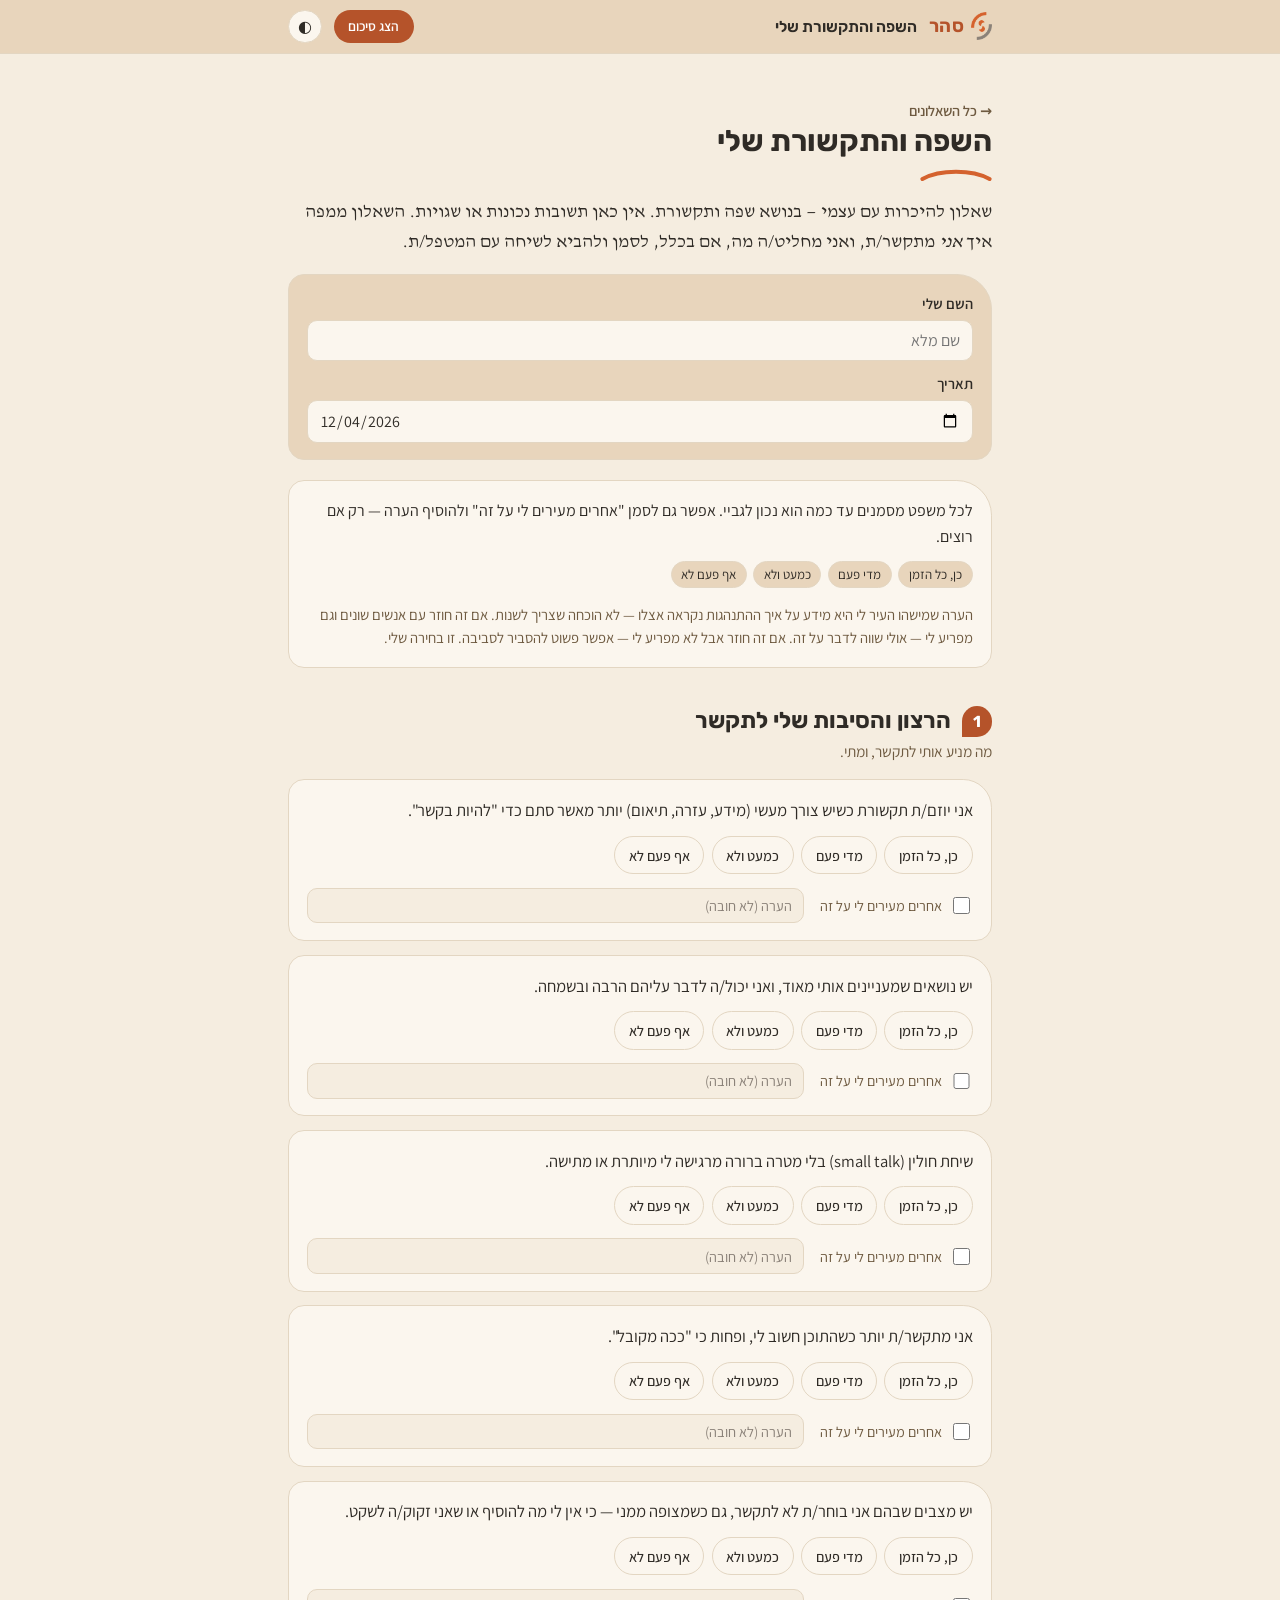
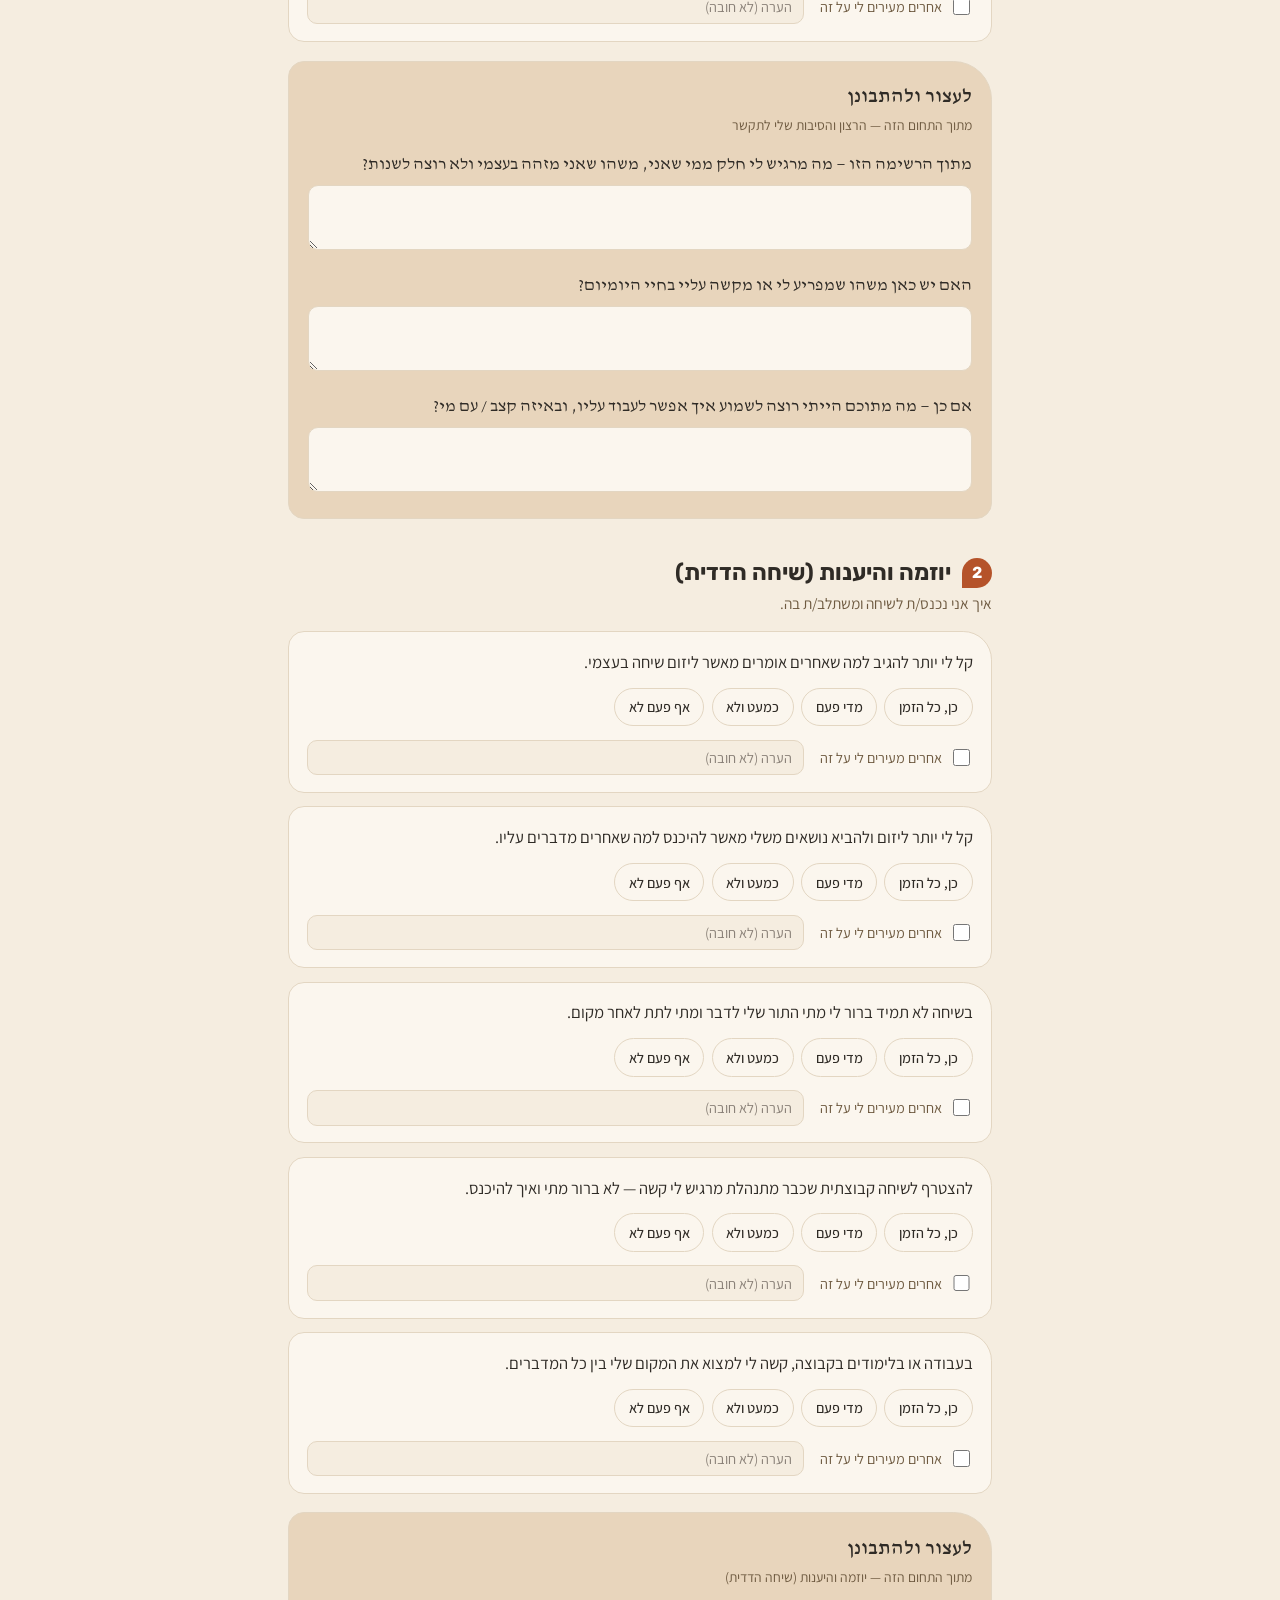
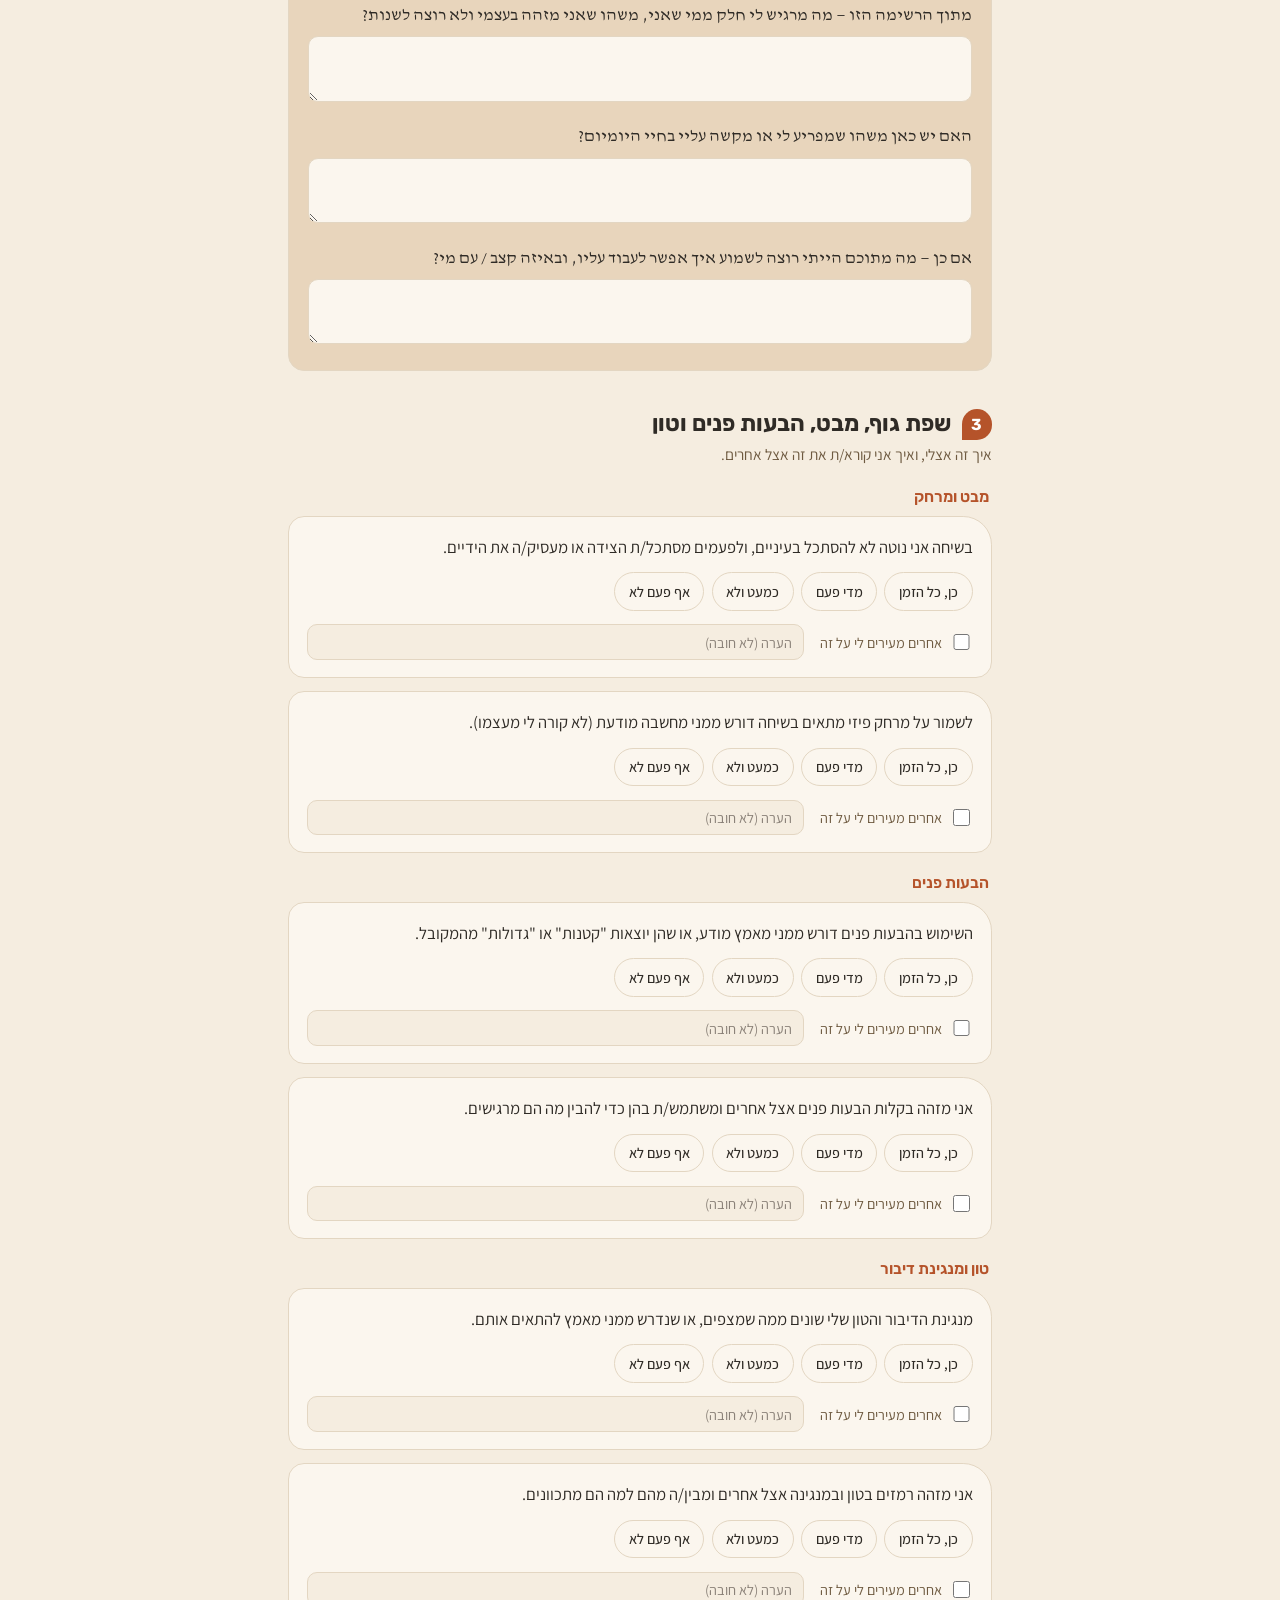
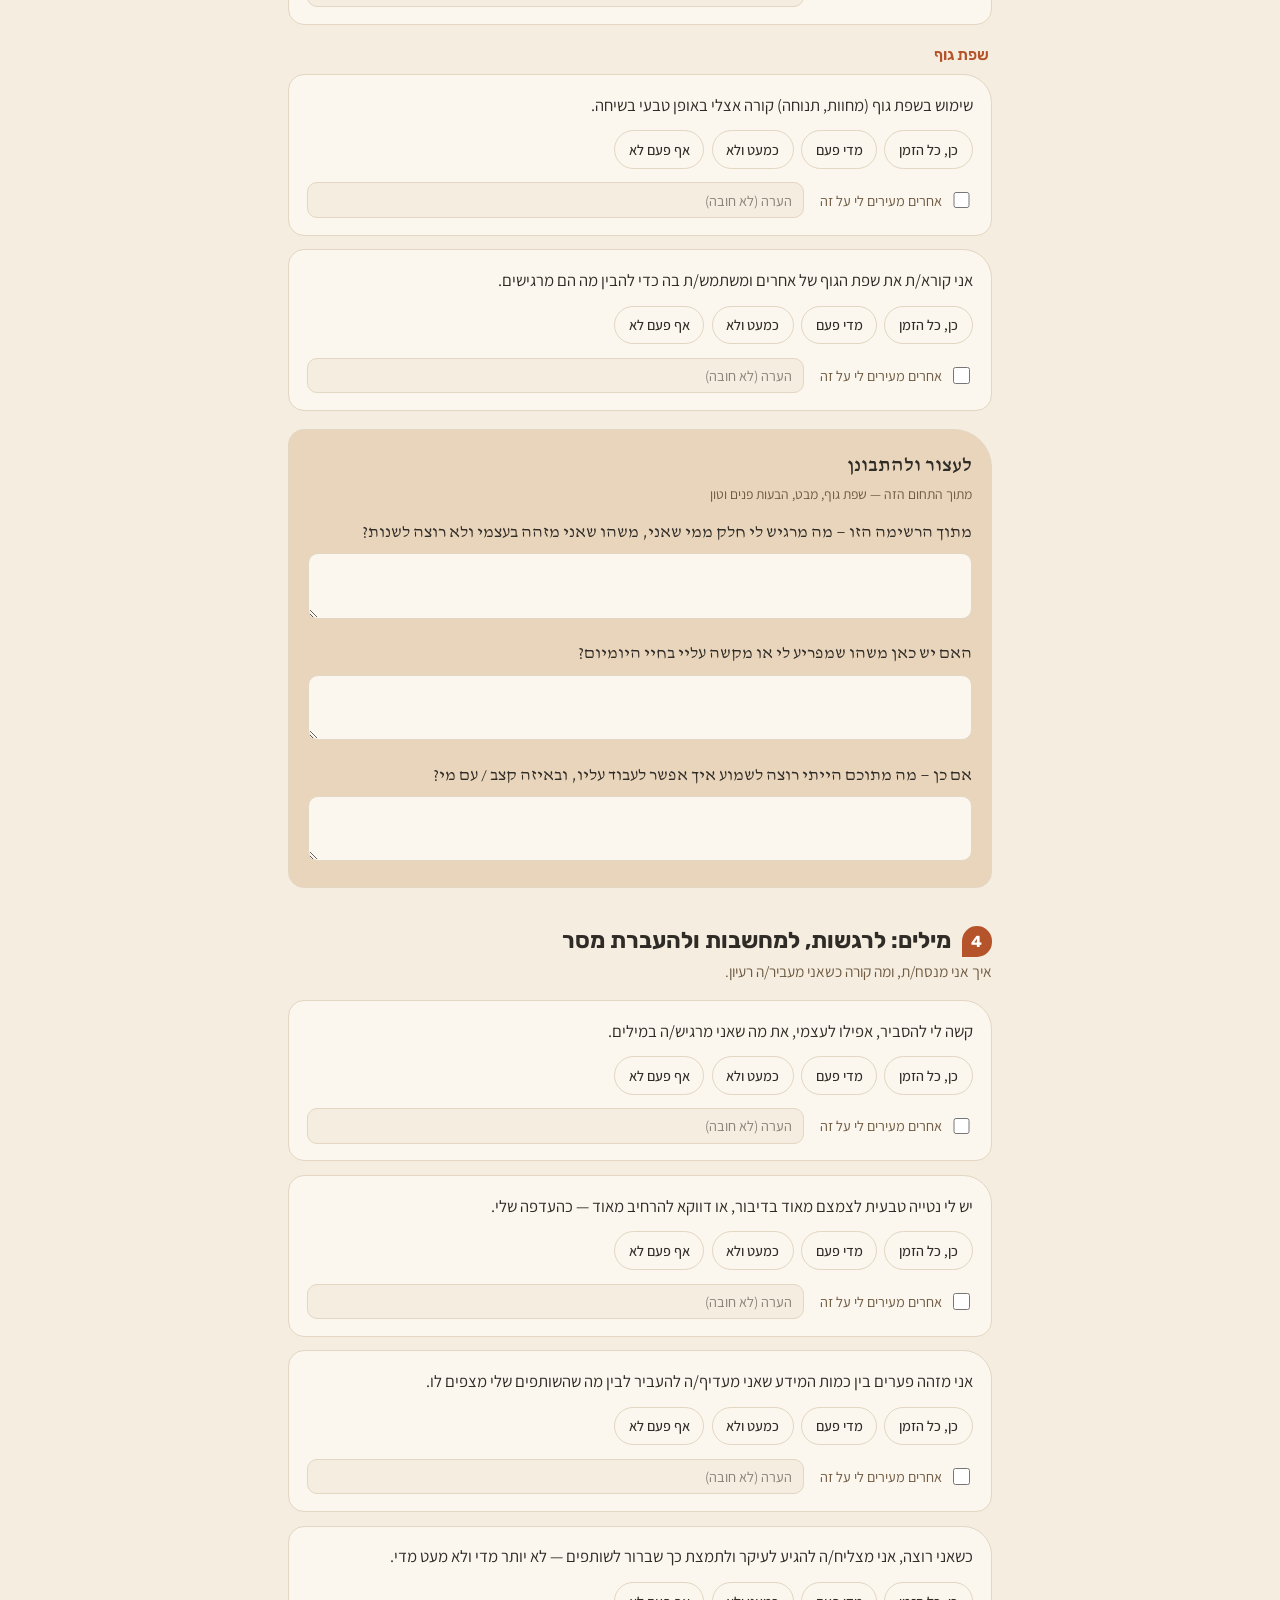
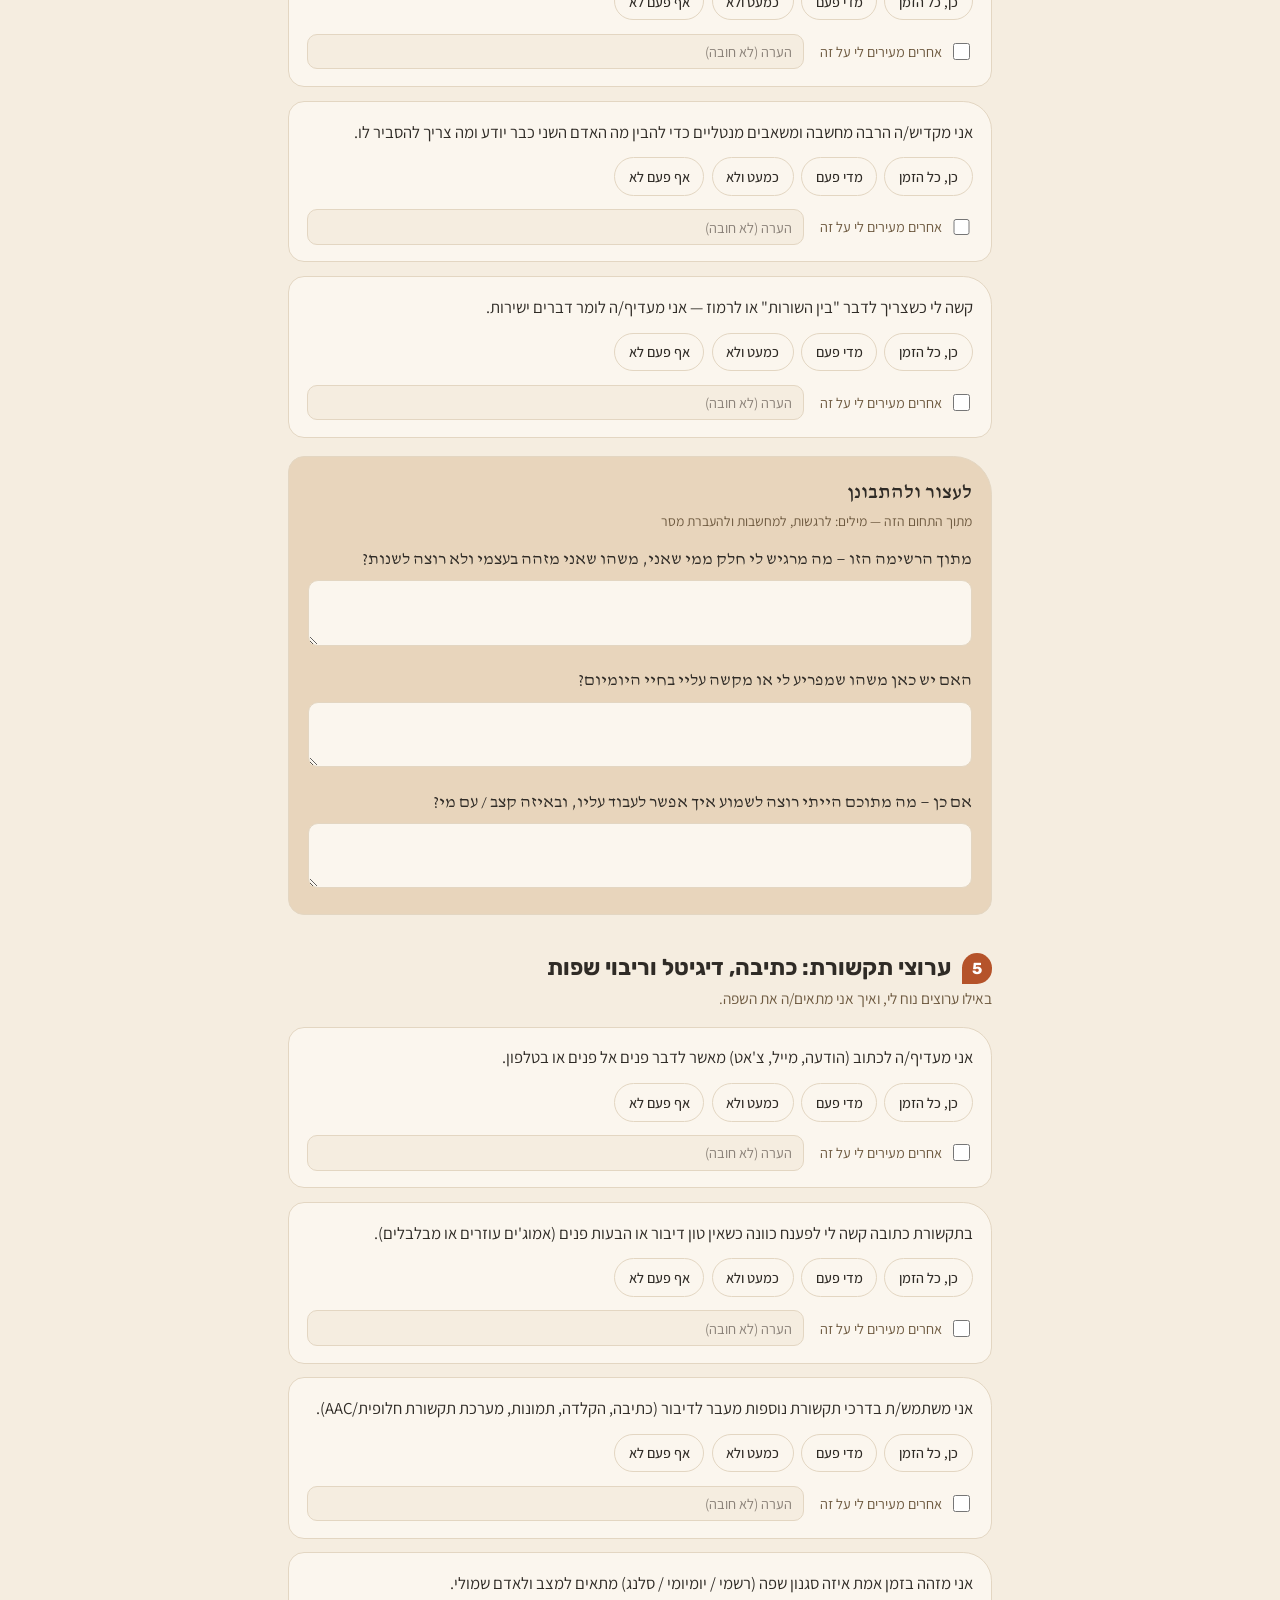
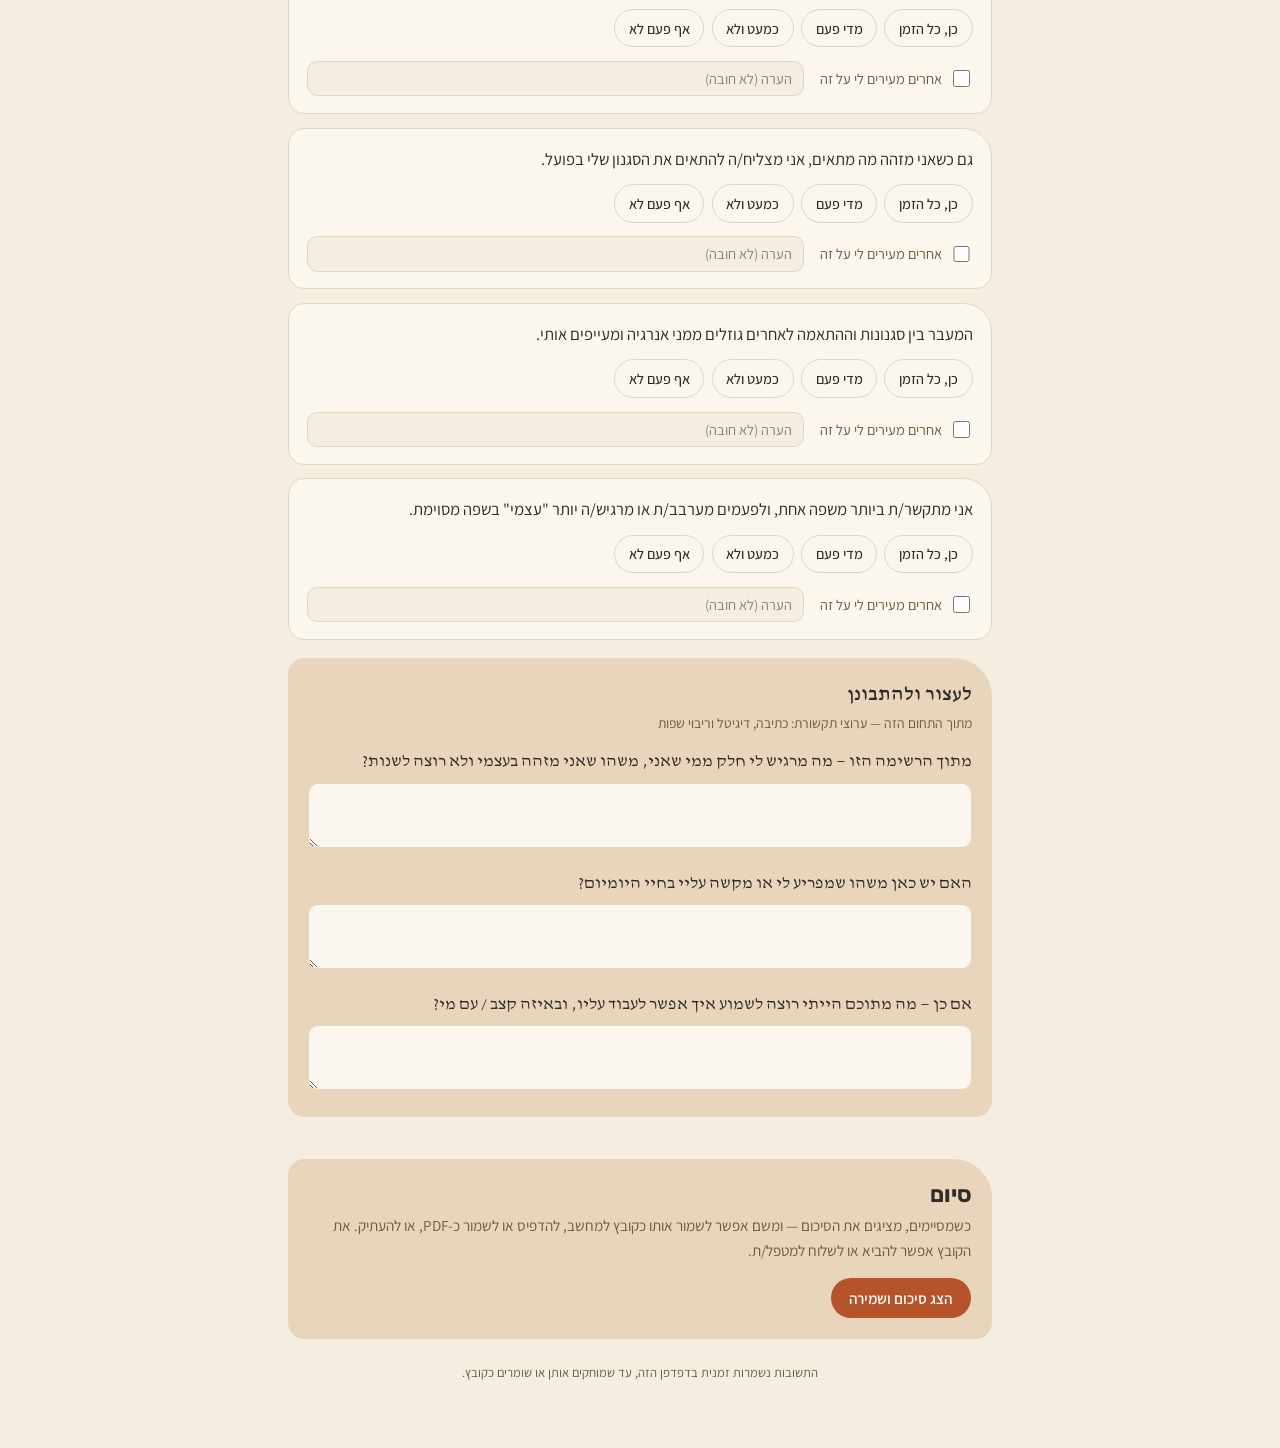
<file: language.html>
<!doctype html>
<html lang="he" dir="rtl">
<head>
<meta charset="utf-8">
<meta name="viewport" content="width=device-width, initial-scale=1, viewport-fit=cover">
<title>השפה והתקשורת שלי — שאלון סהר</title>
<link rel="icon" href="logo.png">
<link rel="stylesheet" href="https://fonts.googleapis.com/css2?family=Rubik:wght@500;600;700&family=Assistant:wght@400;500;600;700&family=David+Libre:wght@400;500&display=swap">
<link rel="stylesheet" href="styles.css">
</head>
<body>
<div id="root"></div>
<script>
window.QUESTIONNAIRE = {
  storeKey: "sahar_q2_language_v1",
  title: "השפה והתקשורת שלי",
  lead: "שאלון להיכרות עם עצמי — בנושא שפה ותקשורת. אין כאן תשובות נכונות או שגויות. השאלון ממפה איך <em>אני</em> מתקשר/ת, ואני מחליט/ה מה, אם בכלל, לסמן ולהביא לשיחה עם המטפל/ת.",
  reflect: [
    {id:"r1",q:"מתוך הרשימה הזו — מה מרגיש לי חלק ממי שאני, משהו שאני מזהה בעצמי ולא רוצה לשנות?"},
    {id:"r2",q:"האם יש כאן משהו שמפריע לי או מקשה עליי בחיי היומיום?"},
    {id:"r3",q:"אם כן — מה מתוכם הייתי רוצה לשמוע איך אפשר לעבוד עליו, ובאיזה קצב / עם מי?"}
  ],
  domains: [
    {id:"d1",title:"הרצון והסיבות שלי לתקשר",sub:"מה מניע אותי לתקשר, ומתי.",items:[
      {id:"d1q1",pole:"high",t:"אני יוזם/ת תקשורת כשיש צורך מעשי (מידע, עזרה, תיאום) יותר מאשר סתם כדי \"להיות בקשר\"."},
      {id:"d1q2",pole:"high",t:"יש נושאים שמעניינים אותי מאוד, ואני יכול/ה לדבר עליהם הרבה ובשמחה."},
      {id:"d1q3",pole:"high",t:"שיחת חולין (small talk) בלי מטרה ברורה מרגישה לי מיותרת או מתישה."},
      {id:"d1q4",pole:"high",t:"אני מתקשר/ת יותר כשהתוכן חשוב לי, ופחות כי \"ככה מקובל\"."},
      {id:"d1q5",pole:"high",t:"יש מצבים שבהם אני בוחר/ת לא לתקשר, גם כשמצופה ממני — כי אין לי מה להוסיף או שאני זקוק/ה לשקט."}
    ]},
    {id:"d2",title:"יוזמה והיענות (שיחה הדדית)",sub:"איך אני נכנס/ת לשיחה ומשתלב/ת בה.",items:[
      {id:"d2q1",pole:"high",t:"קל לי יותר להגיב למה שאחרים אומרים מאשר ליזום שיחה בעצמי."},
      {id:"d2q2",pole:"high",t:"קל לי יותר ליזום ולהביא נושאים משלי מאשר להיכנס למה שאחרים מדברים עליו."},
      {id:"d2q3",pole:"high",t:"בשיחה לא תמיד ברור לי מתי התור שלי לדבר ומתי לתת לאחר מקום."},
      {id:"d2q4",pole:"high",t:"להצטרף לשיחה קבוצתית שכבר מתנהלת מרגיש לי קשה — לא ברור מתי ואיך להיכנס."},
      {id:"d2q5",pole:"high",t:"בעבודה או בלימודים בקבוצה, קשה לי למצוא את המקום שלי בין כל המדברים."}
    ]},
    {id:"d3",title:"שפת גוף, מבט, הבעות פנים וטון",sub:"איך זה אצלי, ואיך אני קורא/ת את זה אצל אחרים.",items:[
      {id:"d3q1",pole:"high",head:"מבט ומרחק",t:"בשיחה אני נוטה לא להסתכל בעיניים, ולפעמים מסתכל/ת הצידה או מעסיק/ה את הידיים."},
      {id:"d3q2",pole:"high",t:"לשמור על מרחק פיזי מתאים בשיחה דורש ממני מחשבה מודעת (לא קורה לי מעצמו)."},
      {id:"d3q3",pole:"high",head:"הבעות פנים",t:"השימוש בהבעות פנים דורש ממני מאמץ מודע, או שהן יוצאות \"קטנות\" או \"גדולות\" מהמקובל."},
      {id:"d3q4",pole:"low",t:"אני מזהה בקלות הבעות פנים אצל אחרים ומשתמש/ת בהן כדי להבין מה הם מרגישים."},
      {id:"d3q5",pole:"high",head:"טון ומנגינת דיבור",t:"מנגינת הדיבור והטון שלי שונים ממה שמצפים, או שנדרש ממני מאמץ להתאים אותם."},
      {id:"d3q6",pole:"low",t:"אני מזהה רמזים בטון ובמנגינה אצל אחרים ומבין/ה מהם למה הם מתכוונים."},
      {id:"d3q7",pole:"low",head:"שפת גוף",t:"שימוש בשפת גוף (מחוות, תנוחה) קורה אצלי באופן טבעי בשיחה."},
      {id:"d3q8",pole:"low",t:"אני קורא/ת את שפת הגוף של אחרים ומשתמש/ת בה כדי להבין מה הם מרגישים."}
    ]},
    {id:"d4",title:"מילים: לרגשות, למחשבות ולהעברת מסר",sub:"איך אני מנסח/ת, ומה קורה כשאני מעביר/ה רעיון.",items:[
      {id:"d4q1",pole:"high",t:"קשה לי להסביר, אפילו לעצמי, את מה שאני מרגיש/ה במילים."},
      {id:"d4q2",pole:"high",t:"יש לי נטייה טבעית לצמצם מאוד בדיבור, או דווקא להרחיב מאוד — כהעדפה שלי."},
      {id:"d4q3",pole:"low",t:"אני מזהה פערים בין כמות המידע שאני מעדיף/ה להעביר לבין מה שהשותפים שלי מצפים לו."},
      {id:"d4q4",pole:"low",t:"כשאני רוצה, אני מצליח/ה להגיע לעיקר ולתמצת כך שברור לשותפים — לא יותר מדי ולא מעט מדי."},
      {id:"d4q5",pole:"high",t:"אני מקדיש/ה הרבה מחשבה ומשאבים מנטליים כדי להבין מה האדם השני כבר יודע ומה צריך להסביר לו."},
      {id:"d4q6",pole:"high",t:"קשה לי כשצריך לדבר \"בין השורות\" או לרמוז — אני מעדיף/ה לומר דברים ישירות."}
    ]},
    {id:"d5",title:"ערוצי תקשורת: כתיבה, דיגיטל וריבוי שפות",sub:"באילו ערוצים נוח לי, ואיך אני מתאים/ה את השפה.",items:[
      {id:"d5q1",pole:"high",t:"אני מעדיף/ה לכתוב (הודעה, מייל, צ'אט) מאשר לדבר פנים אל פנים או בטלפון."},
      {id:"d5q2",pole:"high",t:"בתקשורת כתובה קשה לי לפענח כוונה כשאין טון דיבור או הבעות פנים (אמוג'ים עוזרים או מבלבלים)."},
      {id:"d5q3",pole:"high",t:"אני משתמש/ת בדרכי תקשורת נוספות מעבר לדיבור (כתיבה, הקלדה, תמונות, מערכת תקשורת חלופית/AAC)."},
      {id:"d5q4",pole:"low",t:"אני מזהה בזמן אמת איזה סגנון שפה (רשמי / יומיומי / סלנג) מתאים למצב ולאדם שמולי."},
      {id:"d5q5",pole:"low",t:"גם כשאני מזהה מה מתאים, אני מצליח/ה להתאים את הסגנון שלי בפועל."},
      {id:"d5q6",pole:"high",t:"המעבר בין סגנונות וההתאמה לאחרים גוזלים ממני אנרגיה ומעייפים אותי."},
      {id:"d5q7",pole:"high",t:"אני מתקשר/ת ביותר משפה אחת, ולפעמים מערבב/ת או מרגיש/ה יותר \"עצמי\" בשפה מסוימת."}
    ]}
  ]
};
</script>
<script src="questionnaire.js"></script>
</body>
</html>
</file>
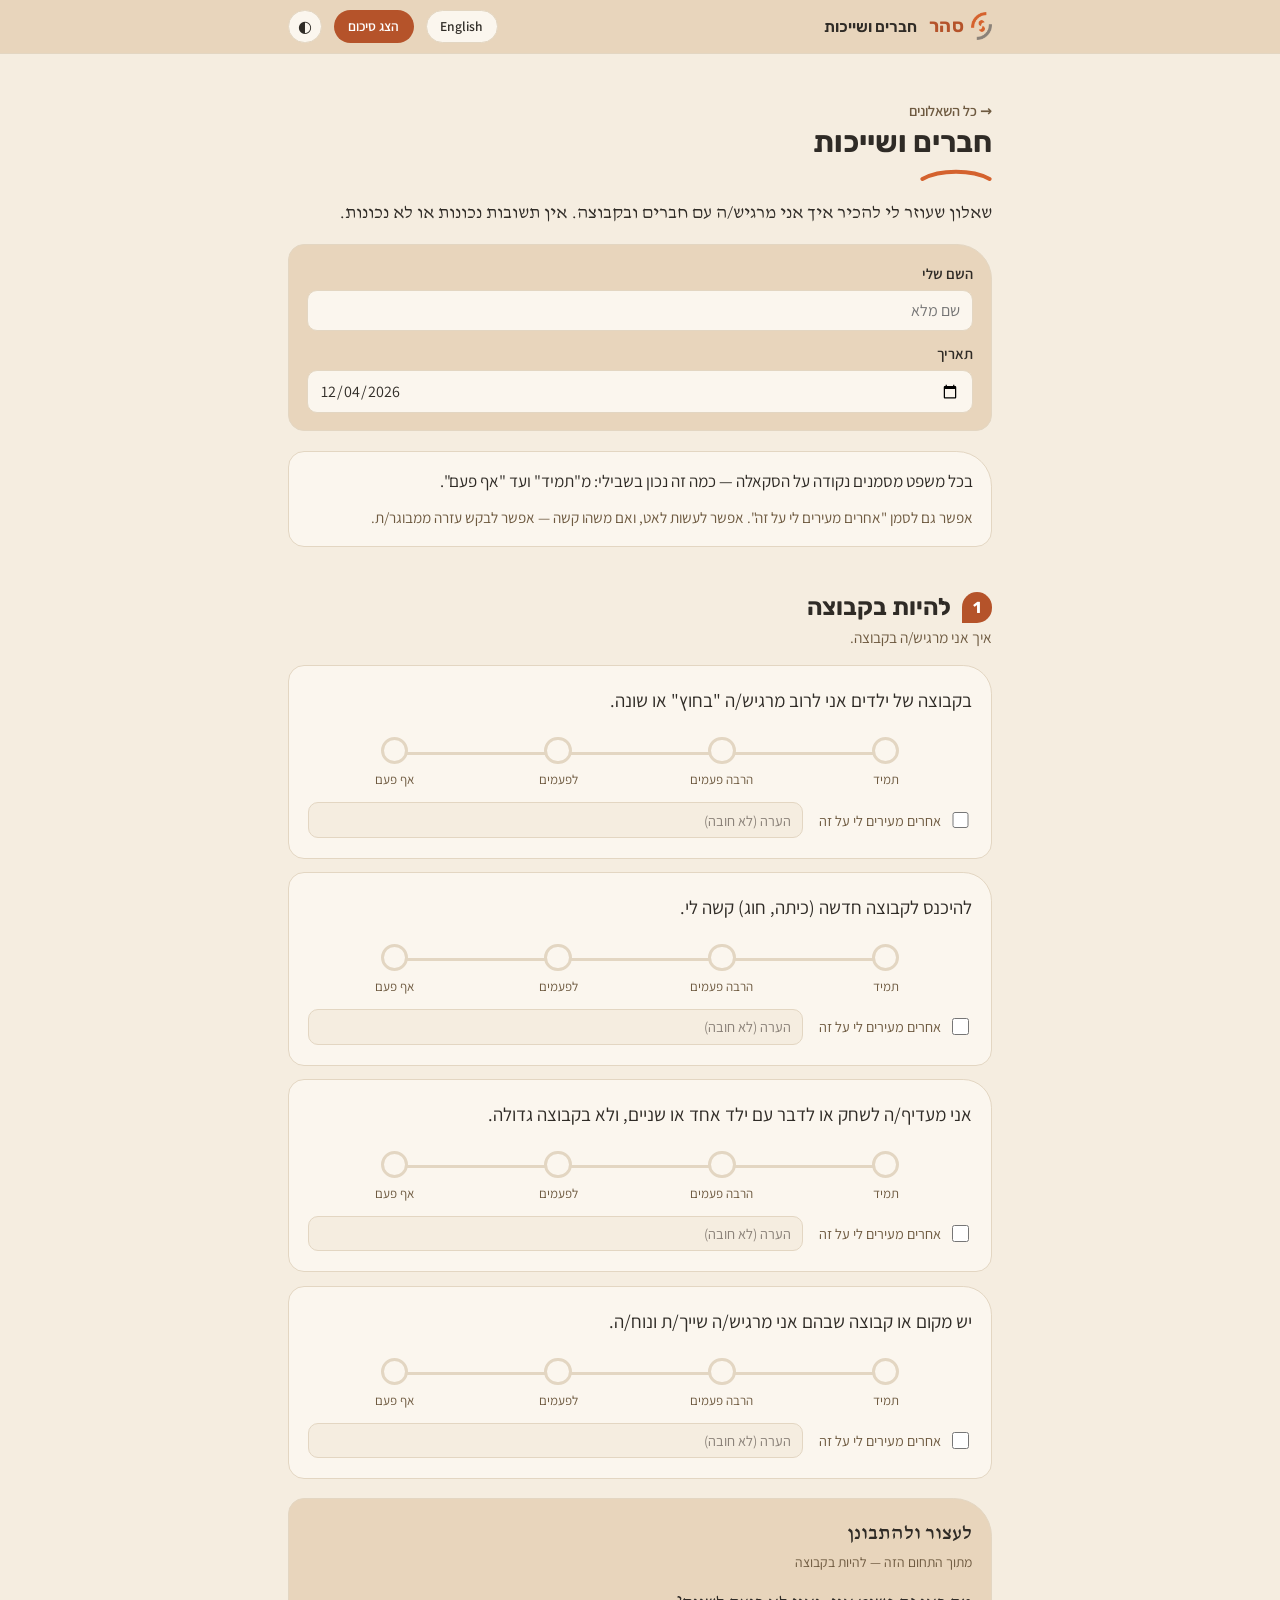
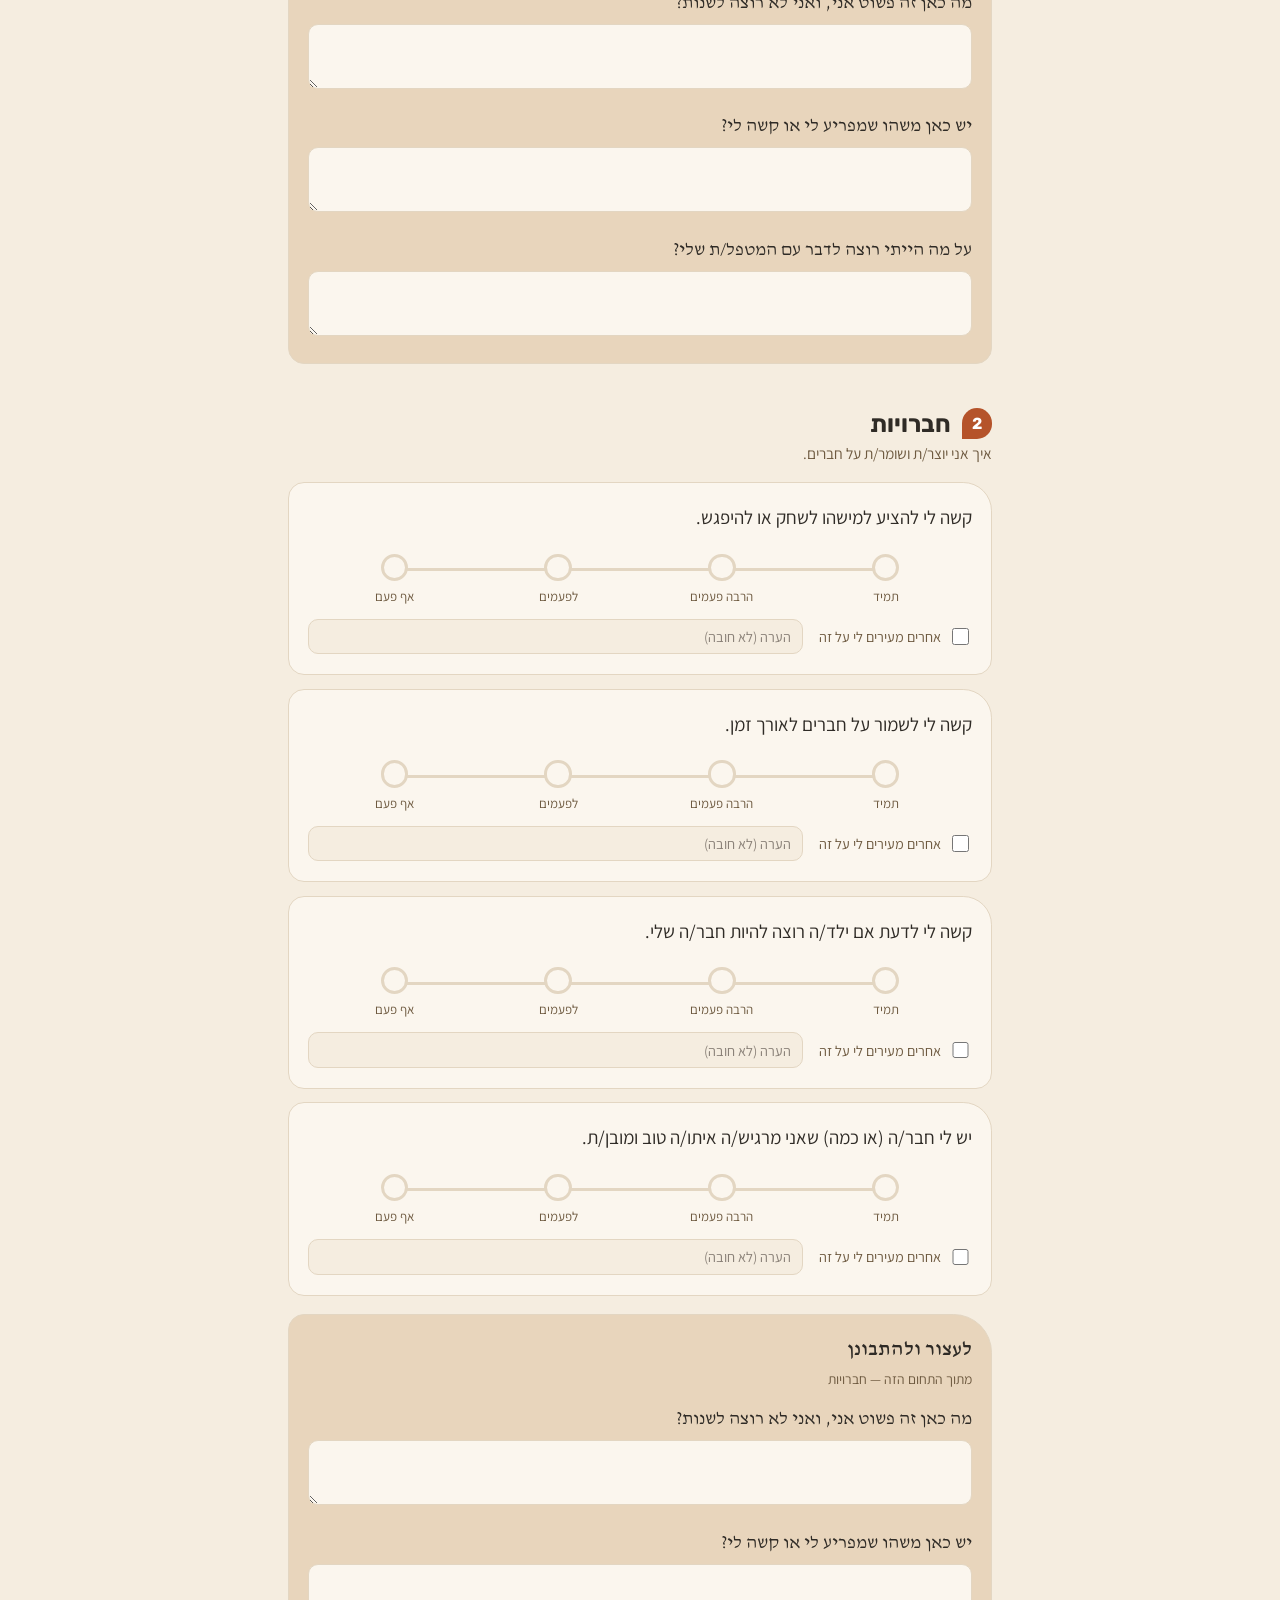
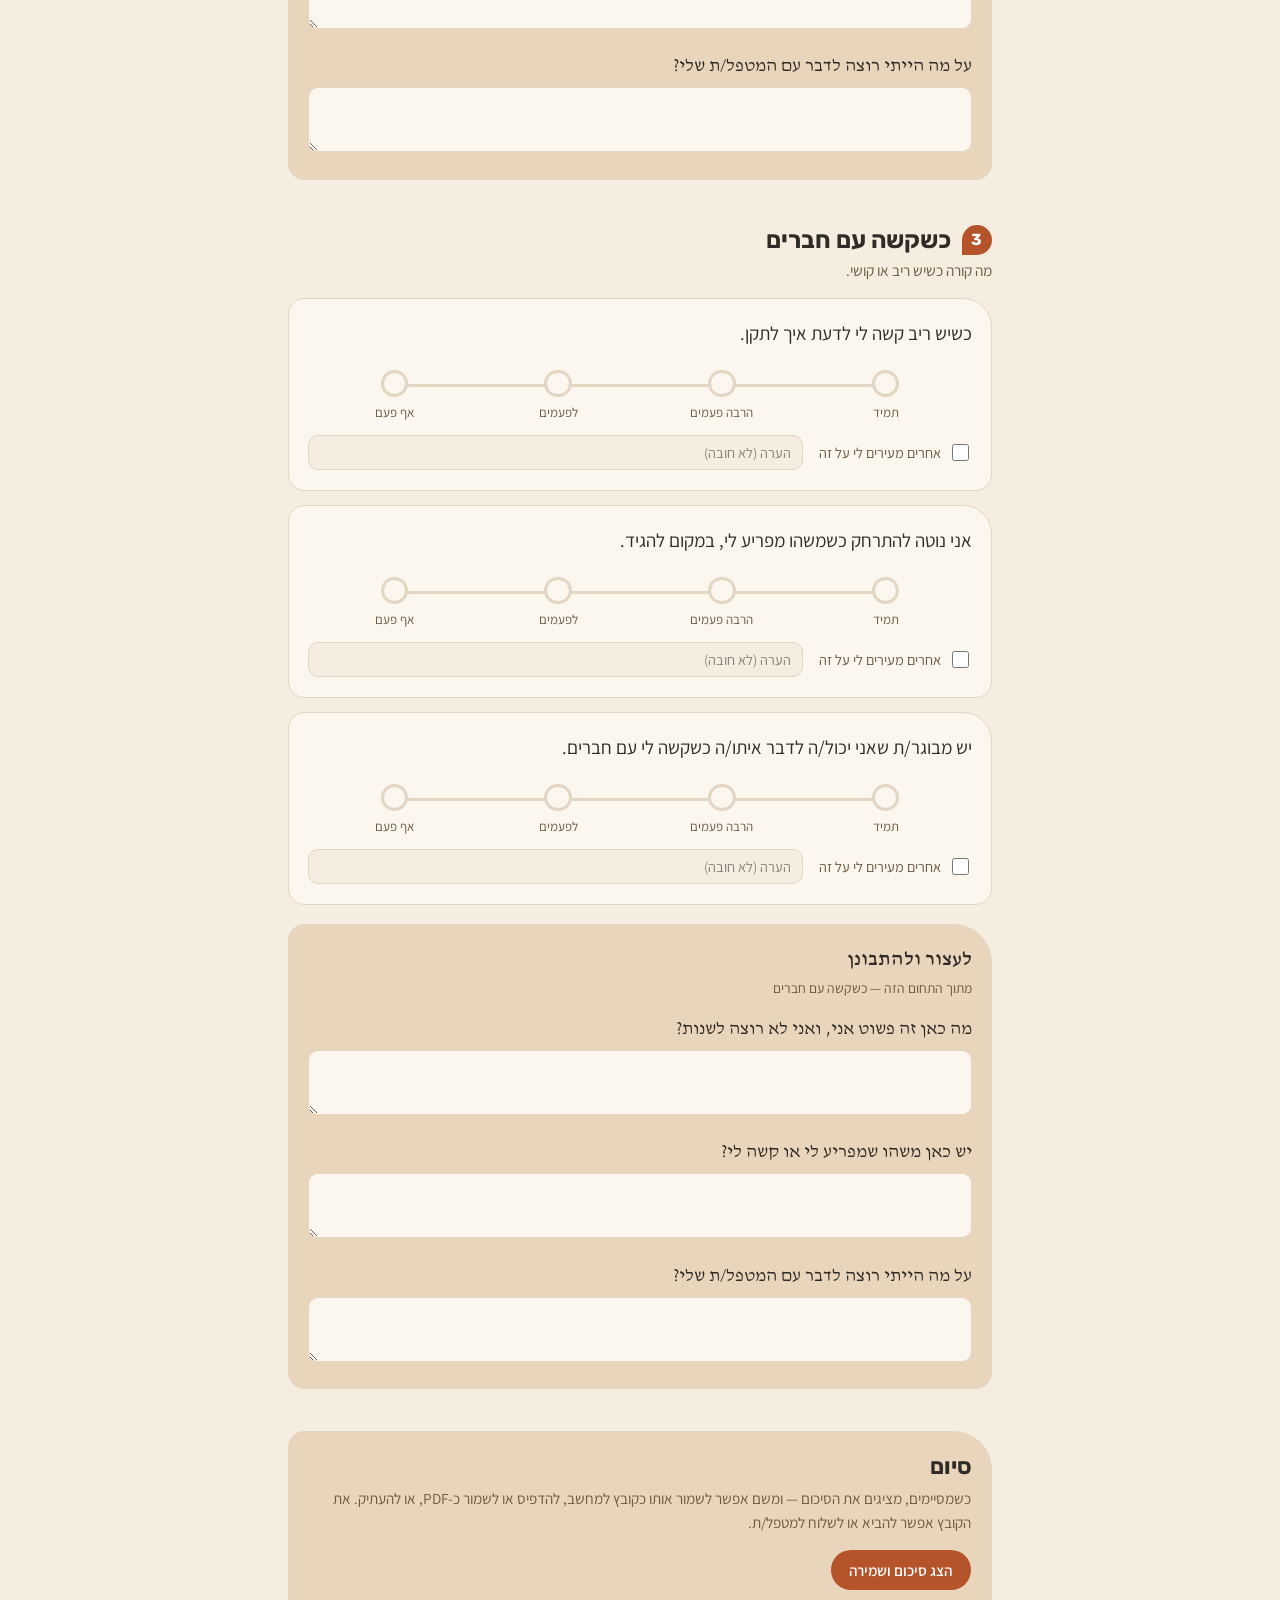
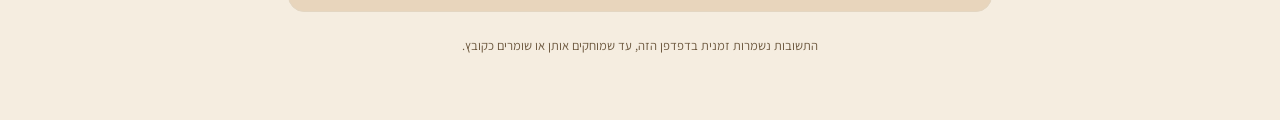
<file: relationships-kids.html>
<!doctype html>
<html lang="he" dir="rtl">
<head>
<meta charset="utf-8">
<meta name="viewport" content="width=device-width, initial-scale=1, viewport-fit=cover">
<title>חברים ושייכות — שאלון סהר</title>
<link rel="icon" href="logo.png">
<link rel="stylesheet" href="https://fonts.googleapis.com/css2?family=Rubik:wght@500;600;700&family=Assistant:wght@400;500;600;700&family=David+Libre:wght@400;500&display=swap">
<link rel="stylesheet" href="styles.css">
</head>
<body>
<div id="root"></div>
<script>
window.QUESTIONNAIRE = {
  storeKey: "sahar_k5_friends_v1",
  variant: "accessible",
  scaleLabels: ["תמיד","הרבה פעמים","לפעמים","אף פעם"],
  scaleLabels_en: ["Always","Often","Sometimes","Never"],
  title: "חברים ושייכות",
  title_en: "Friends and Belonging",
  lead: "שאלון שעוזר לי להכיר איך אני מרגיש/ה עם חברים ובקבוצה. אין תשובות נכונות או לא נכונות.",
  lead_en: "A questionnaire that helps me get to know how I feel with friends and in a group. There are no right or wrong answers.",
  help: "<p>בכל משפט מסמנים נקודה על הסקאלה — כמה זה נכון בשבילי: מ\"תמיד\" ועד \"אף פעם\".</p><p style='margin-top:.6rem;font-size:.95rem;color:var(--muted)'>אפשר גם לסמן \"אחרים מעירים לי על זה\". אפשר לעשות לאט, ואם משהו קשה — אפשר לבקש עזרה ממבוגר/ת.</p>",
  help_en: "<p>For each sentence, mark a point on the scale — how true it is for me: from \"Always\" to \"Never\".</p><p style='margin-top:.6rem;font-size:.95rem;color:var(--muted)'>You can also check \"Others comment on this about me\". You can take your time, and if something is hard — you can ask an adult for help.</p>",
  reflect: [
    {id:"r1",q:"מה כאן זה פשוט אני, ואני לא רוצה לשנות?",q_en:"What here is simply me, and I don't want to change?"},
    {id:"r2",q:"יש כאן משהו שמפריע לי או קשה לי?",q_en:"Is there anything here that bothers me or is hard for me?"},
    {id:"r3",q:"על מה הייתי רוצה לדבר עם המטפל/ת שלי?",q_en:"What would I like to talk about with my therapist?"}
  ],
  domains: [
    {id:"d1",title:"להיות בקבוצה",title_en:"Being in a Group",sub:"איך אני מרגיש/ה בקבוצה.",sub_en:"How I feel in a group.",items:[
      {id:"d1q1",pole:"high",t:"בקבוצה של ילדים אני לרוב מרגיש/ה \"בחוץ\" או שונה.",t_en:"In a group of kids I usually feel \"on the outside\" or different."},
      {id:"d1q2",pole:"high",t:"להיכנס לקבוצה חדשה (כיתה, חוג) קשה לי.",t_en:"Joining a new group (a class, an activity) is hard for me."},
      {id:"d1q3",pole:"high",t:"אני מעדיף/ה לשחק או לדבר עם ילד אחד או שניים, ולא בקבוצה גדולה.",t_en:"I prefer playing or talking with one or two kids, not in a big group."},
      {id:"d1q4",pole:"low",t:"יש מקום או קבוצה שבהם אני מרגיש/ה שייך/ת ונוח/ה.",t_en:"There's a place or group where I feel I belong and feel comfortable."}
    ]},
    {id:"d2",title:"חברויות",title_en:"Friendships",sub:"איך אני יוצר/ת ושומר/ת על חברים.",sub_en:"How I make and keep friends.",items:[
      {id:"d2q1",pole:"high",t:"קשה לי להציע למישהו לשחק או להיפגש.",t_en:"It's hard for me to ask someone to play or to meet up."},
      {id:"d2q2",pole:"high",t:"קשה לי לשמור על חברים לאורך זמן.",t_en:"It's hard for me to keep friends over time."},
      {id:"d2q3",pole:"high",t:"קשה לי לדעת אם ילד/ה רוצה להיות חבר/ה שלי.",t_en:"It's hard for me to tell if a kid wants to be my friend."},
      {id:"d2q4",pole:"low",t:"יש לי חבר/ה (או כמה) שאני מרגיש/ה איתו/ה טוב ומובן/ת.",t_en:"I have a friend (or a few) I feel good and understood with."}
    ]},
    {id:"d3",title:"כשקשה עם חברים",title_en:"When It's Hard with Friends",sub:"מה קורה כשיש ריב או קושי.",sub_en:"What happens when there's a fight or a difficulty.",items:[
      {id:"d3q1",pole:"high",t:"כשיש ריב קשה לי לדעת איך לתקן.",t_en:"When there's a fight, it's hard for me to know how to fix it."},
      {id:"d3q2",pole:"high",t:"אני נוטה להתרחק כשמשהו מפריע לי, במקום להגיד.",t_en:"I tend to pull away when something bothers me, instead of saying it."},
      {id:"d3q3",pole:"low",t:"יש מבוגר/ת שאני יכול/ה לדבר איתו/ה כשקשה לי עם חברים.",t_en:"There's a grown-up I can talk to when things are hard with friends."}
    ]}
  ]
};
</script>
<script src="questionnaire.js"></script>
</body>
</html>
</file>
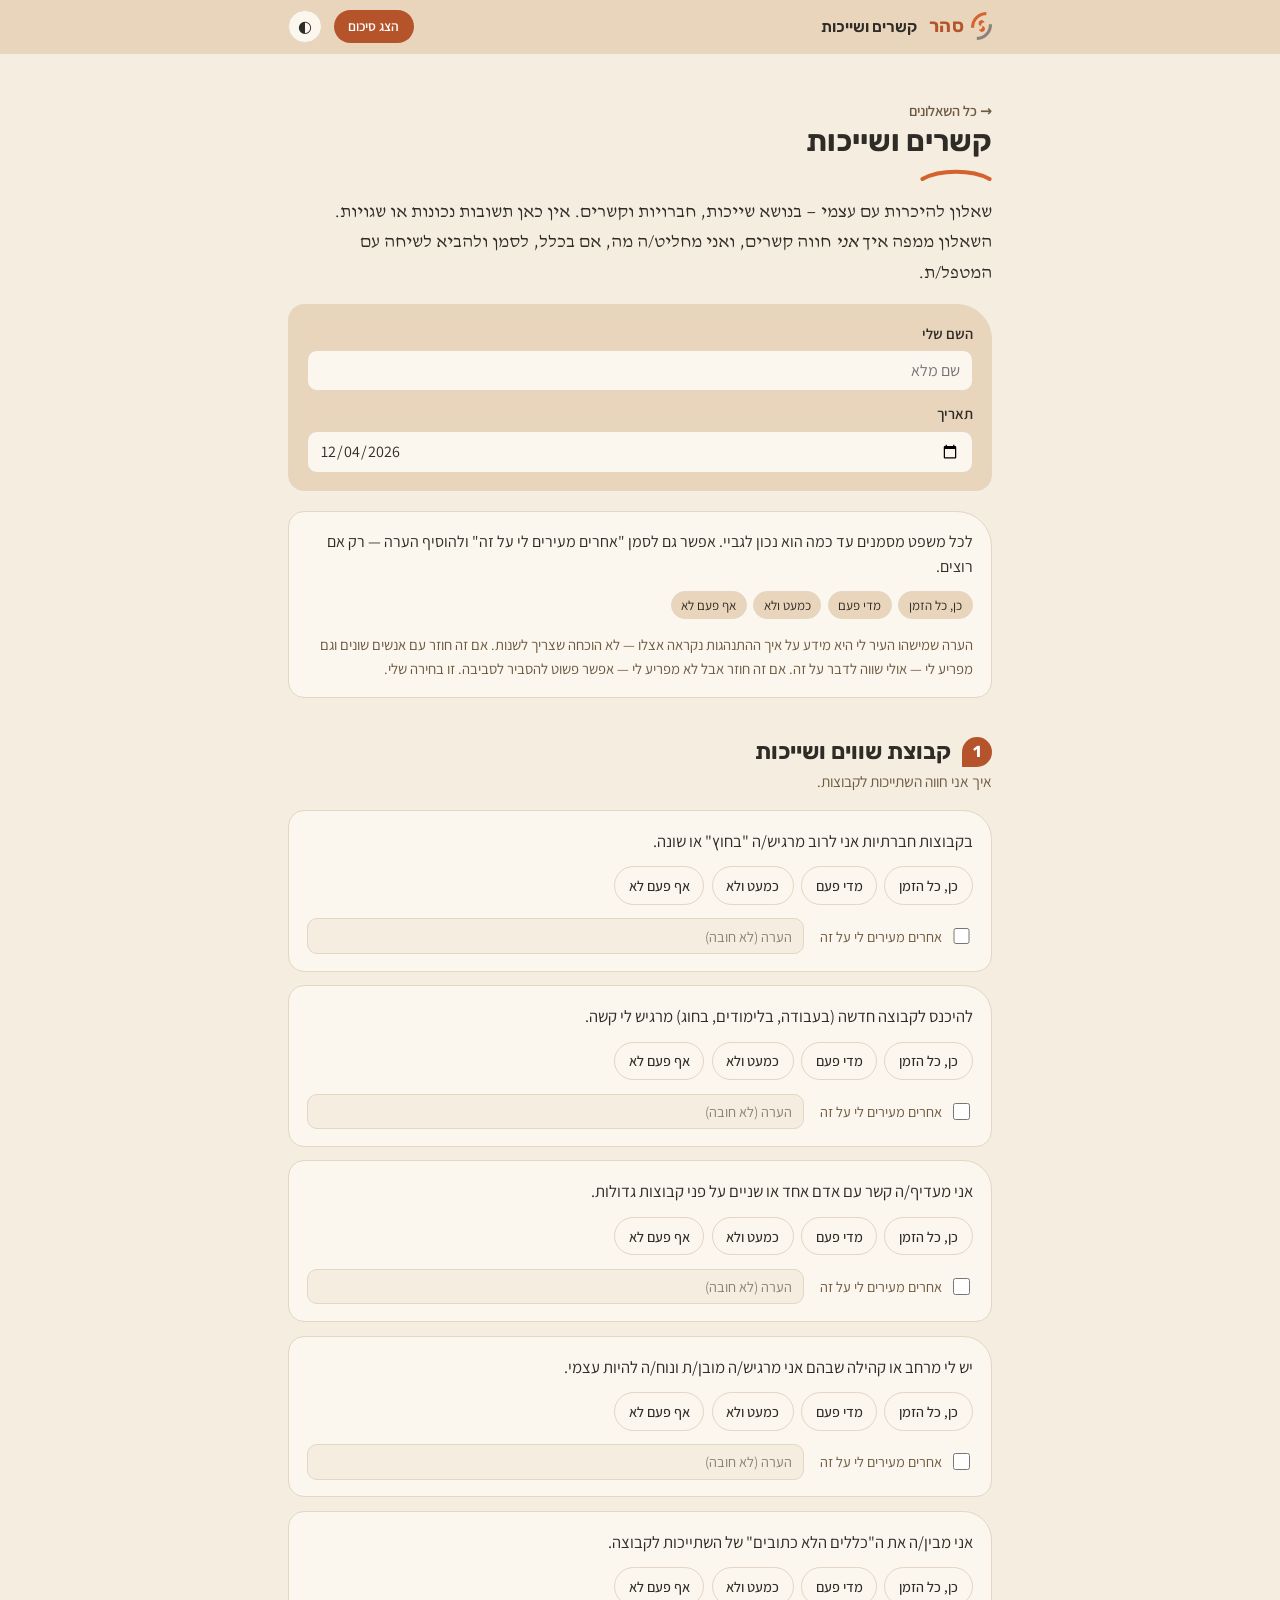
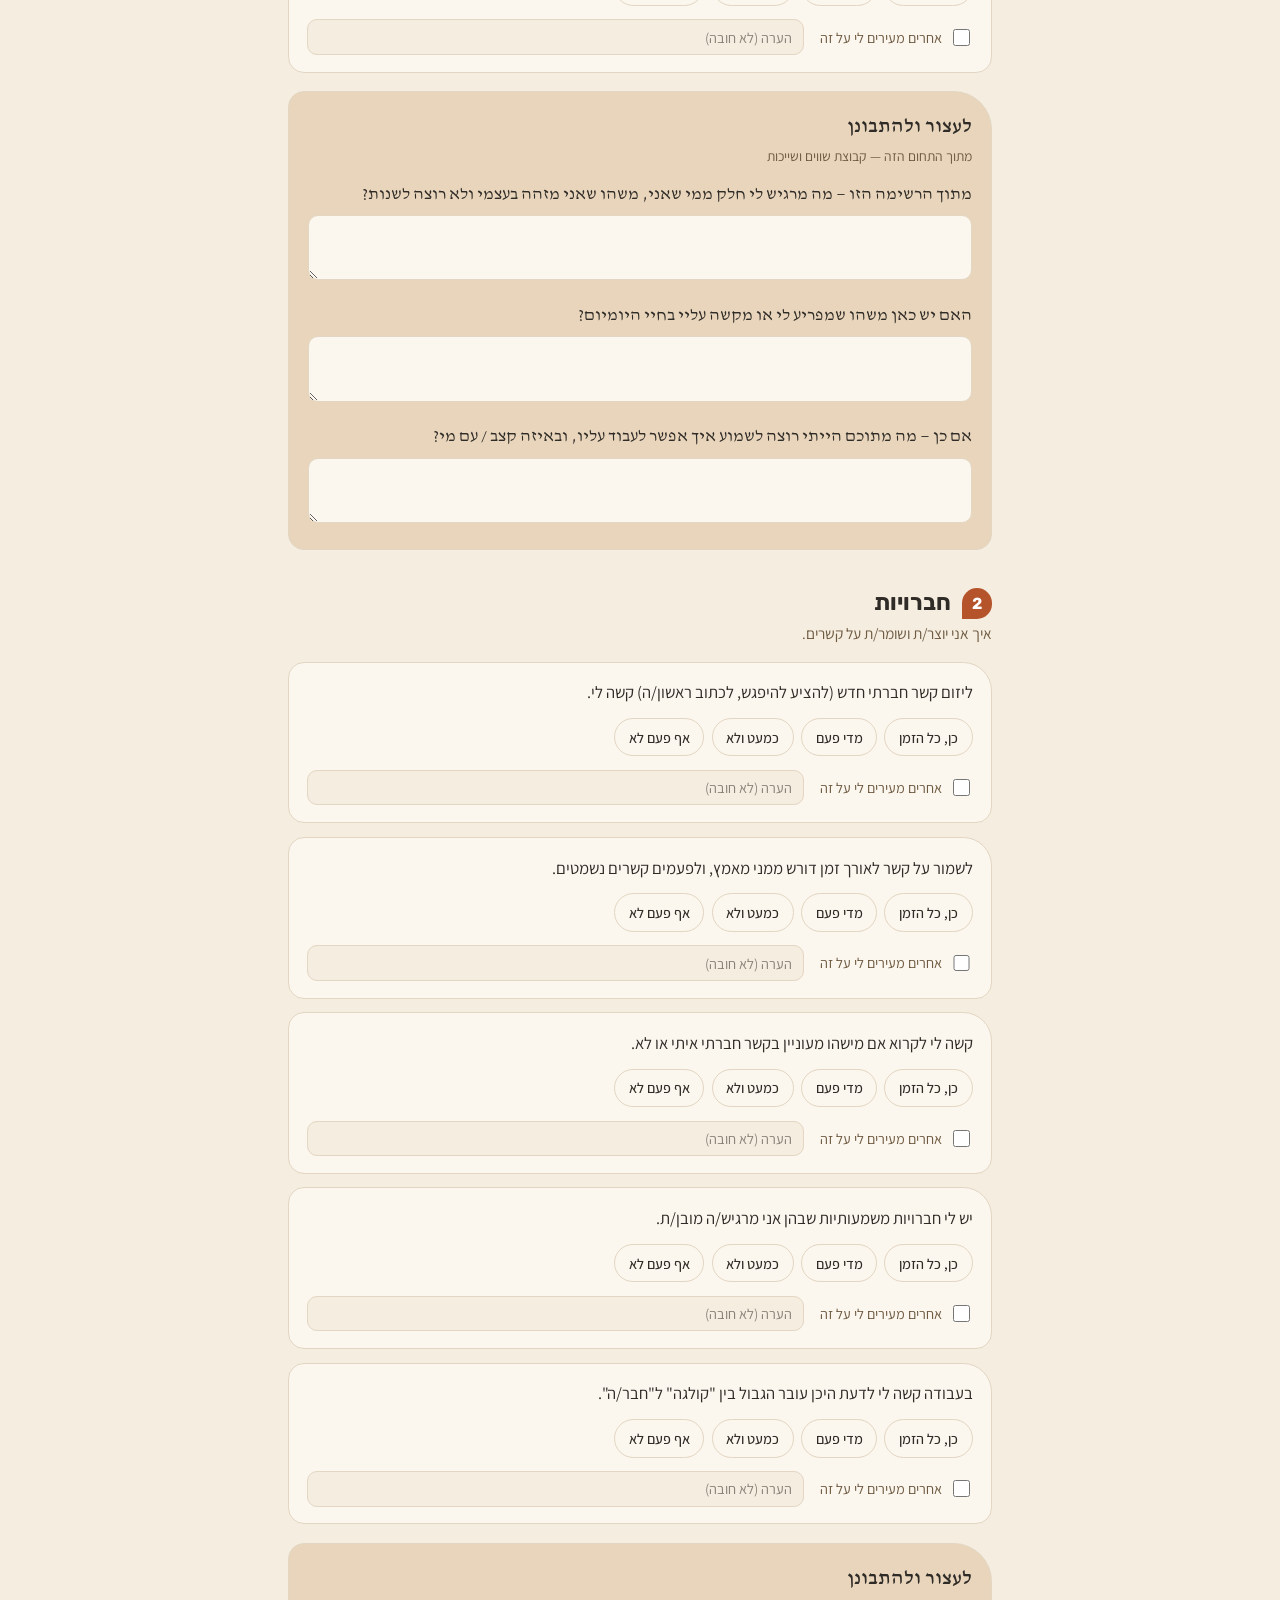
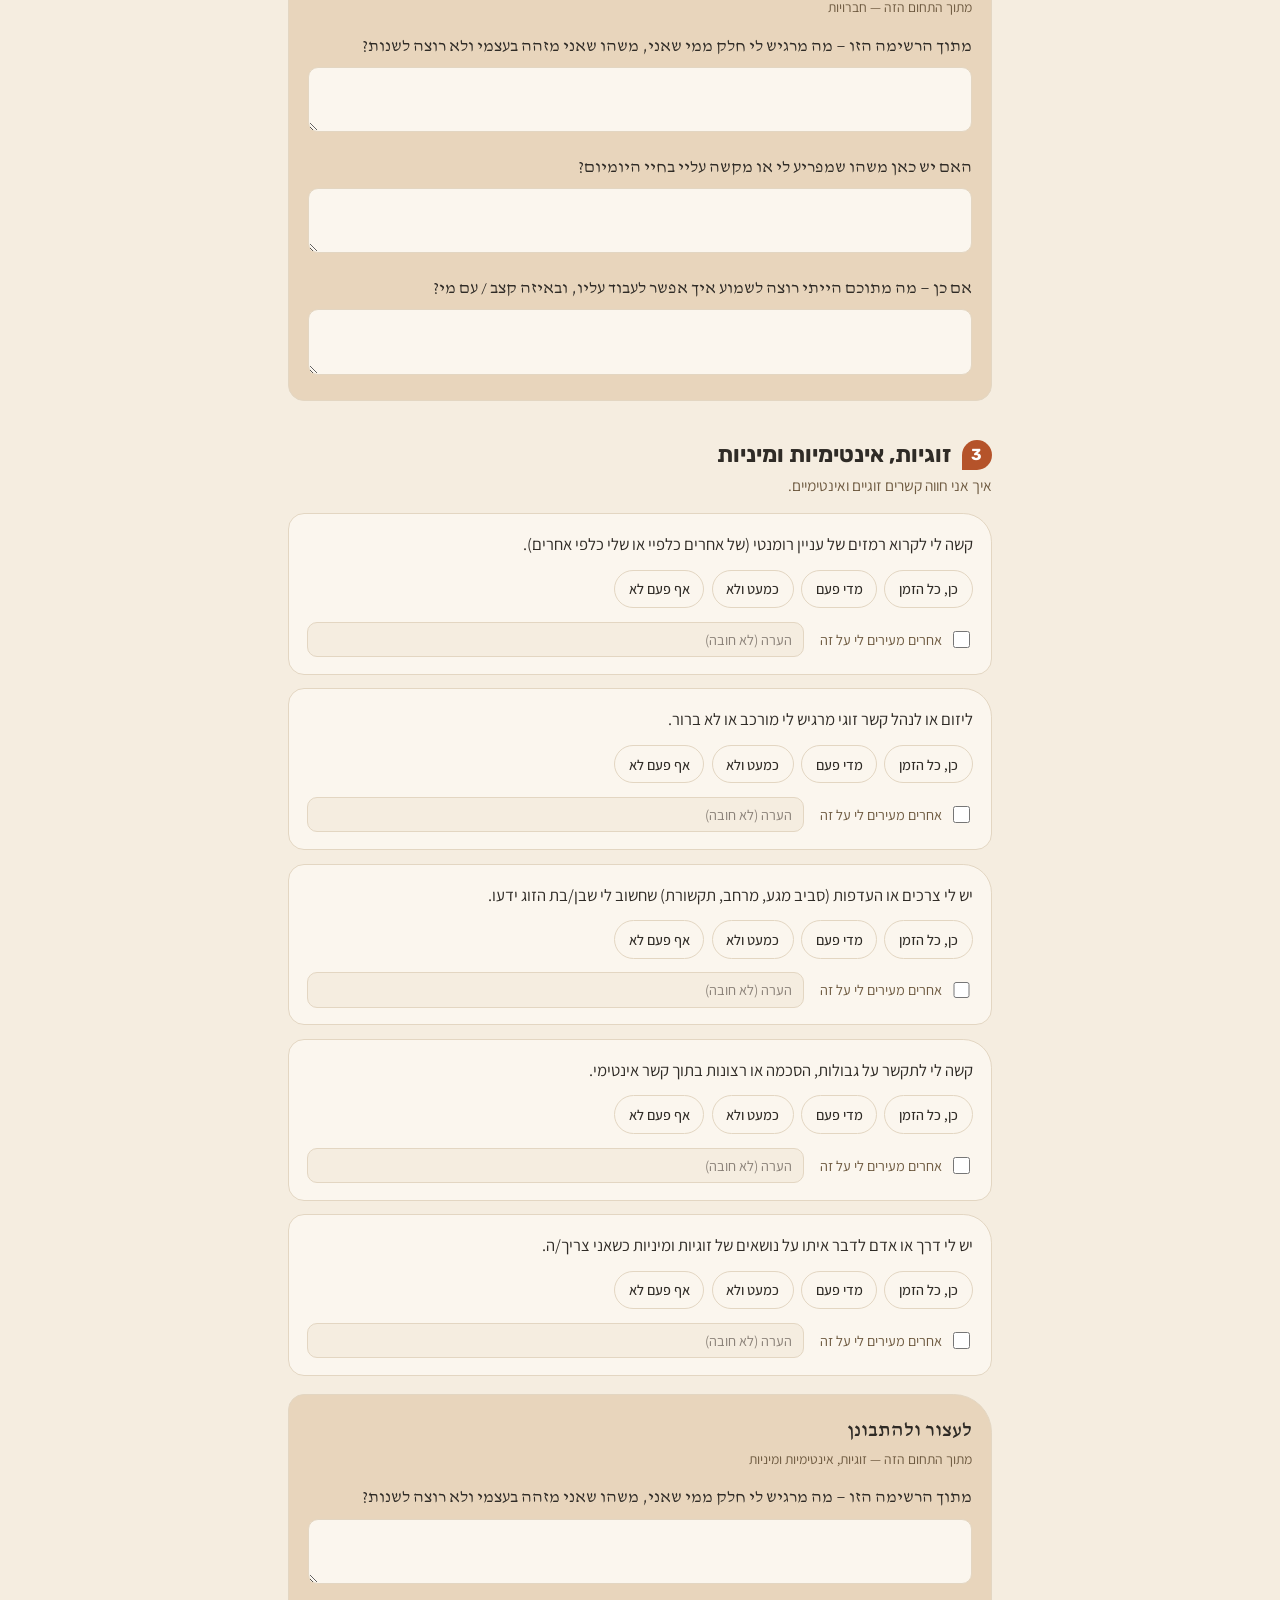
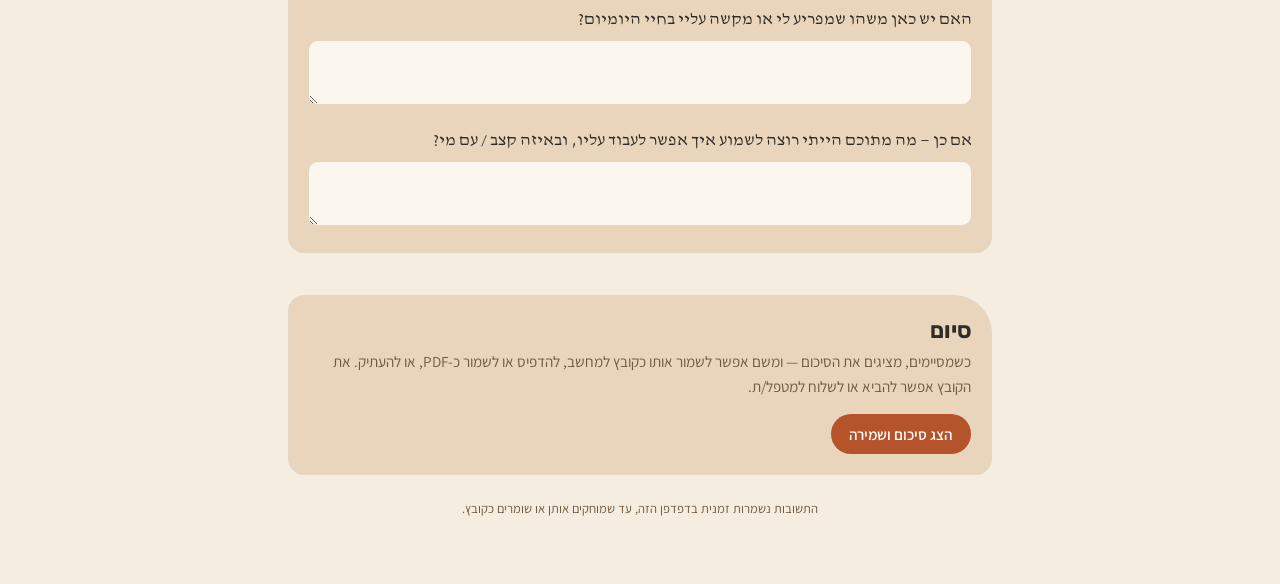
<file: relationships.html>
<!doctype html>
<html lang="he" dir="rtl">
<head>
<meta charset="utf-8">
<meta name="viewport" content="width=device-width, initial-scale=1, viewport-fit=cover">
<title>קשרים ושייכות — שאלון סהר</title>
<link rel="icon" href="logo.png">
<link rel="stylesheet" href="https://fonts.googleapis.com/css2?family=Rubik:wght@500;600;700&family=Assistant:wght@400;500;600;700&family=David+Libre:wght@400;500&display=swap">
<link rel="stylesheet" href="styles.css">
</head>
<body>
<div id="root"></div>
<script>
window.QUESTIONNAIRE = {
  storeKey: "sahar_q5_relationships_v1",
  title: "קשרים ושייכות",
  lead: "שאלון להיכרות עם עצמי — בנושא שייכות, חברויות וקשרים. אין כאן תשובות נכונות או שגויות. השאלון ממפה איך <em>אני</em> חווה קשרים, ואני מחליט/ה מה, אם בכלל, לסמן ולהביא לשיחה עם המטפל/ת.",
  reflect: [
    {id:"r1",q:"מתוך הרשימה הזו — מה מרגיש לי חלק ממי שאני, משהו שאני מזהה בעצמי ולא רוצה לשנות?"},
    {id:"r2",q:"האם יש כאן משהו שמפריע לי או מקשה עליי בחיי היומיום?"},
    {id:"r3",q:"אם כן — מה מתוכם הייתי רוצה לשמוע איך אפשר לעבוד עליו, ובאיזה קצב / עם מי?"}
  ],
  domains: [
    {id:"d1",title:"קבוצת שווים ושייכות",sub:"איך אני חווה השתייכות לקבוצות.",items:[
      {id:"d1q1",pole:"high",t:"בקבוצות חברתיות אני לרוב מרגיש/ה \"בחוץ\" או שונה."},
      {id:"d1q2",pole:"high",t:"להיכנס לקבוצה חדשה (בעבודה, בלימודים, בחוג) מרגיש לי קשה."},
      {id:"d1q3",pole:"high",t:"אני מעדיף/ה קשר עם אדם אחד או שניים על פני קבוצות גדולות."},
      {id:"d1q4",pole:"low",t:"יש לי מרחב או קהילה שבהם אני מרגיש/ה מובן/ת ונוח/ה להיות עצמי."},
      {id:"d1q5",pole:"low",t:"אני מבין/ה את ה\"כללים הלא כתובים\" של השתייכות לקבוצה."}
    ]},
    {id:"d2",title:"חברויות",sub:"איך אני יוצר/ת ושומר/ת על קשרים.",items:[
      {id:"d2q1",pole:"high",t:"ליזום קשר חברתי חדש (להציע להיפגש, לכתוב ראשון/ה) קשה לי."},
      {id:"d2q2",pole:"high",t:"לשמור על קשר לאורך זמן דורש ממני מאמץ, ולפעמים קשרים נשמטים."},
      {id:"d2q3",pole:"high",t:"קשה לי לקרוא אם מישהו מעוניין בקשר חברתי איתי או לא."},
      {id:"d2q4",pole:"low",t:"יש לי חברויות משמעותיות שבהן אני מרגיש/ה מובן/ת."},
      {id:"d2q5",pole:"high",t:"בעבודה קשה לי לדעת היכן עובר הגבול בין \"קולגה\" ל\"חבר/ה\"."}
    ]},
    {id:"d3",title:"זוגיות, אינטימיות ומיניות",sub:"איך אני חווה קשרים זוגיים ואינטימיים.",items:[
      {id:"d3q1",pole:"high",t:"קשה לי לקרוא רמזים של עניין רומנטי (של אחרים כלפיי או שלי כלפי אחרים)."},
      {id:"d3q2",pole:"high",t:"ליזום או לנהל קשר זוגי מרגיש לי מורכב או לא ברור."},
      {id:"d3q3",pole:"low",t:"יש לי צרכים או העדפות (סביב מגע, מרחב, תקשורת) שחשוב לי שבן/בת הזוג ידעו."},
      {id:"d3q4",pole:"high",t:"קשה לי לתקשר על גבולות, הסכמה או רצונות בתוך קשר אינטימי."},
      {id:"d3q5",pole:"low",t:"יש לי דרך או אדם לדבר איתו על נושאים של זוגיות ומיניות כשאני צריך/ה."}
    ]}
  ]
};
</script>
<script src="questionnaire.js"></script>
</body>
</html>
</file>
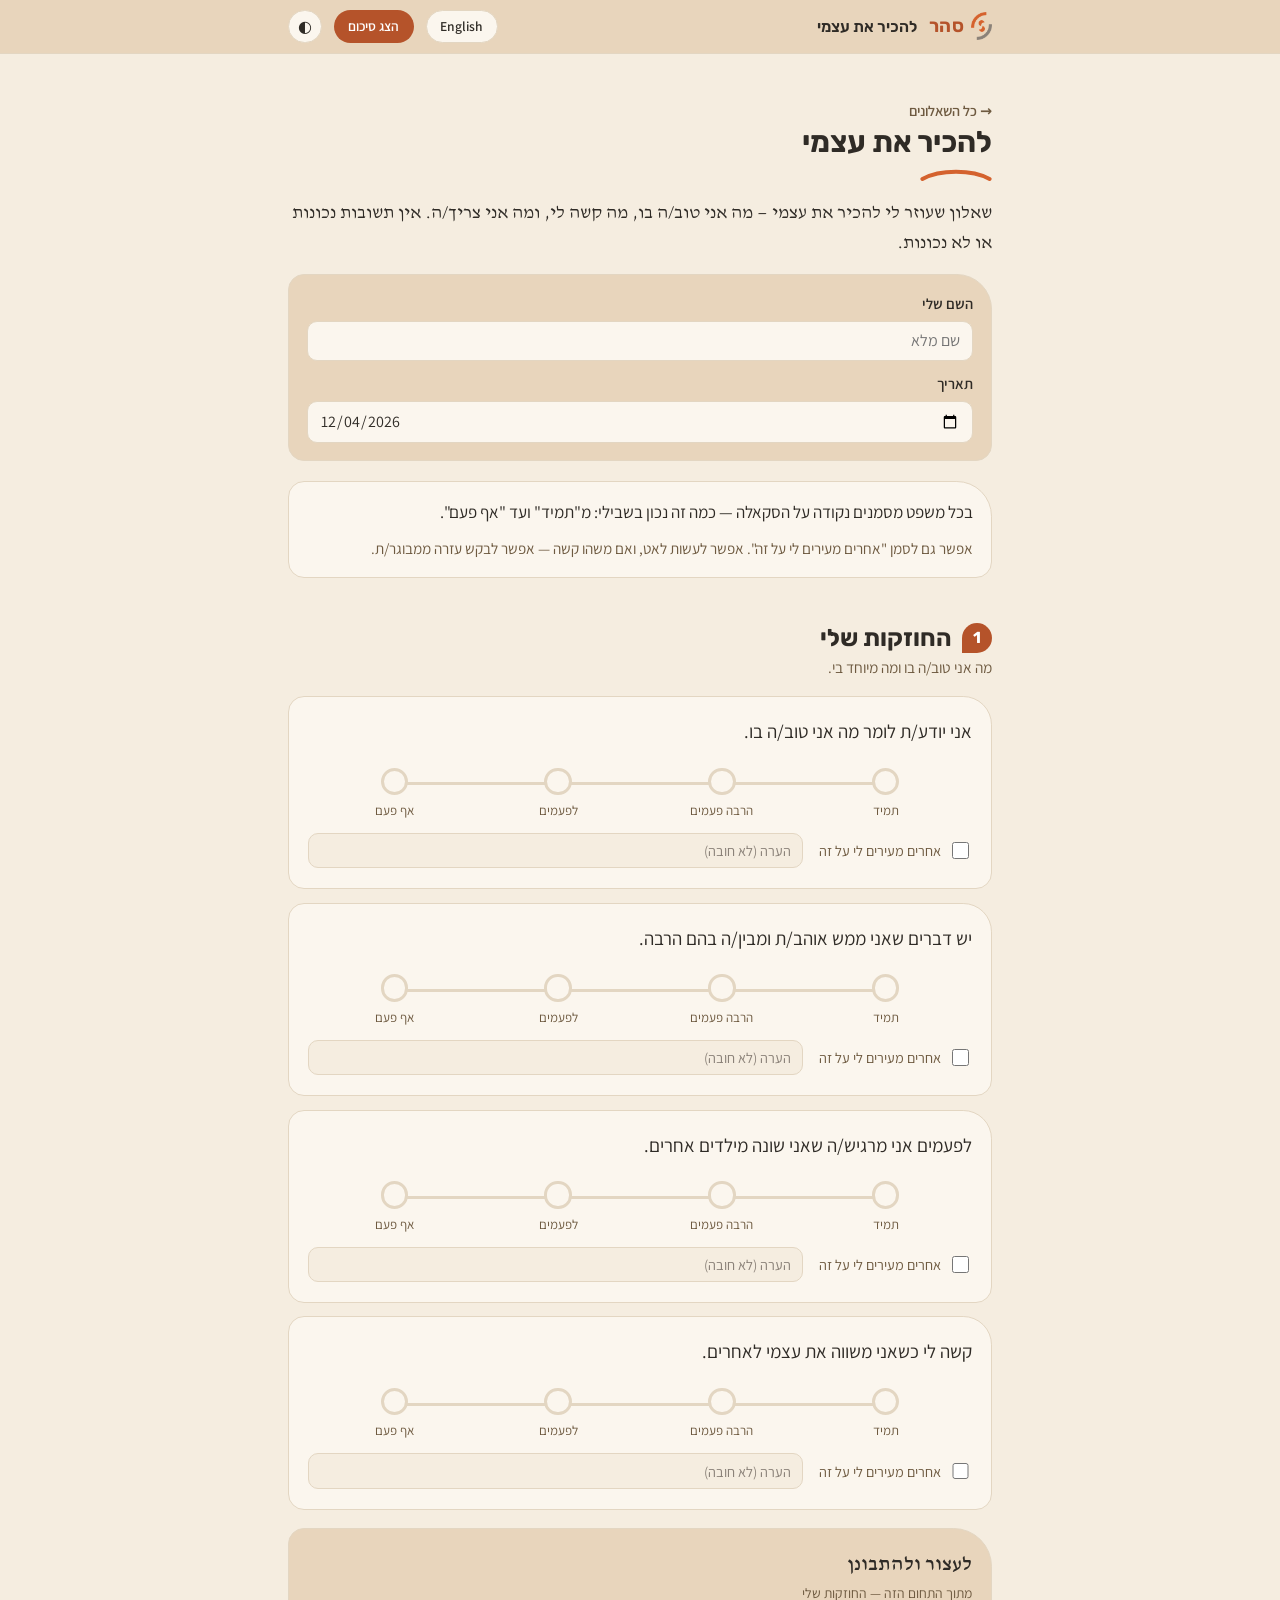
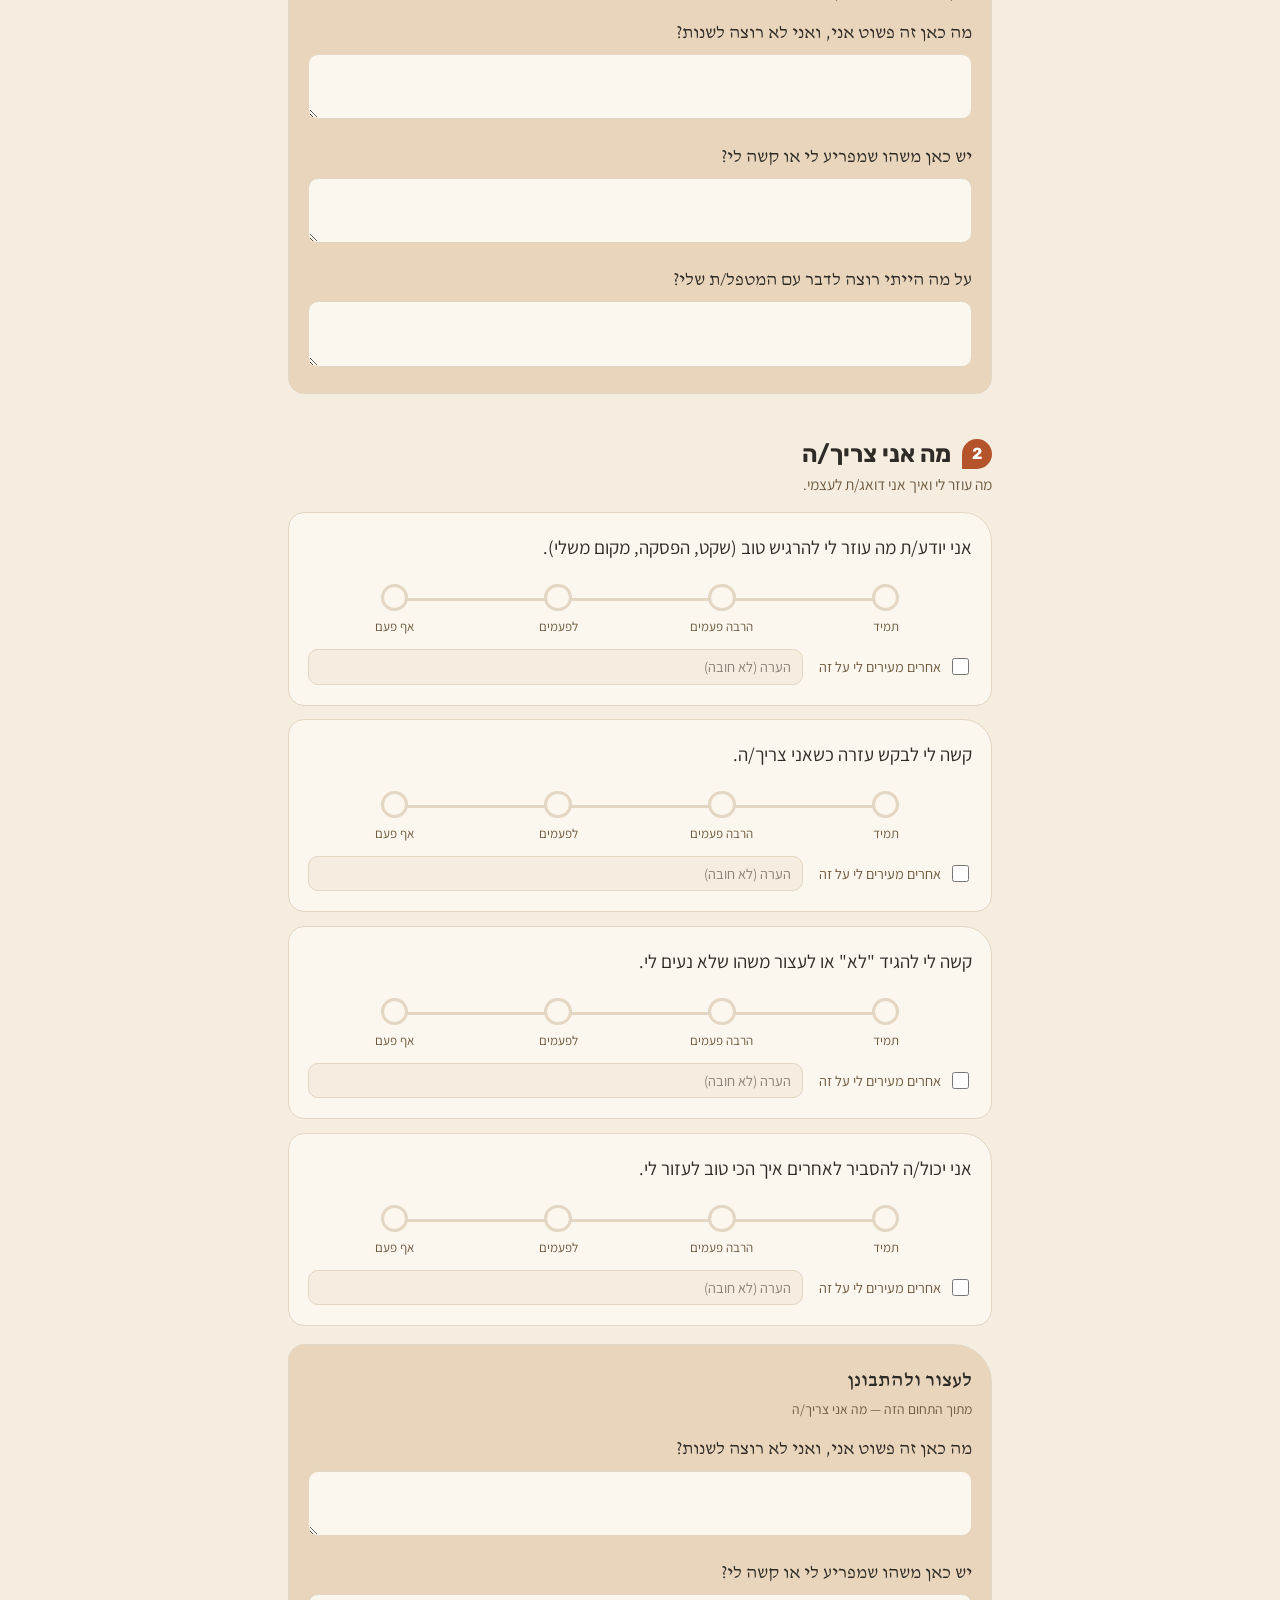
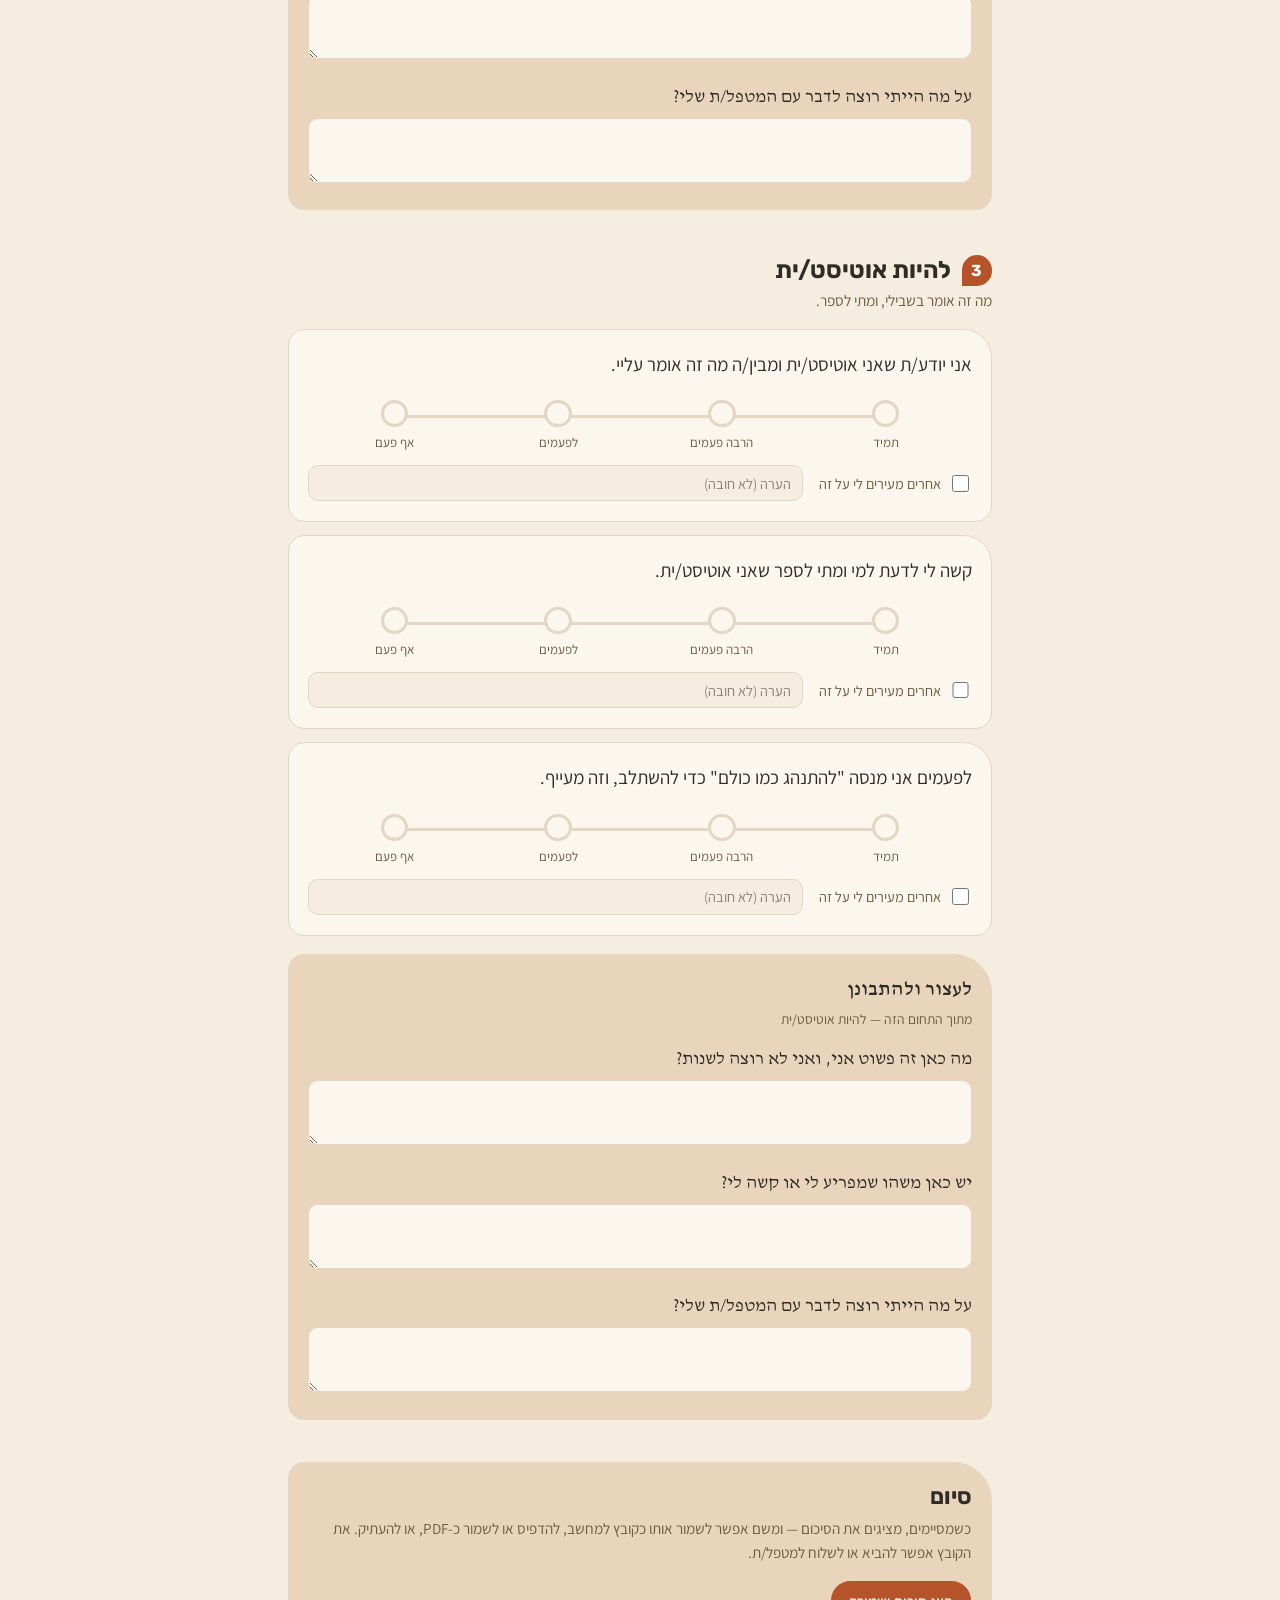
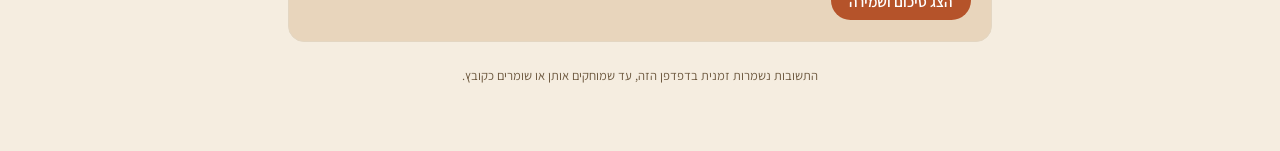
<file: self-knowledge-kids.html>
<!doctype html>
<html lang="he" dir="rtl">
<head>
<meta charset="utf-8">
<meta name="viewport" content="width=device-width, initial-scale=1, viewport-fit=cover">
<title>להכיר את עצמי — שאלון סהר</title>
<link rel="icon" href="logo.png">
<link rel="stylesheet" href="https://fonts.googleapis.com/css2?family=Rubik:wght@500;600;700&family=Assistant:wght@400;500;600;700&family=David+Libre:wght@400;500&display=swap">
<link rel="stylesheet" href="styles.css">
</head>
<body>
<div id="root"></div>
<script>
window.QUESTIONNAIRE = {
  storeKey: "sahar_k3_self_v1",
  variant: "accessible",
  scaleLabels: ["תמיד","הרבה פעמים","לפעמים","אף פעם"],
  scaleLabels_en: ["Always","Often","Sometimes","Never"],
  title: "להכיר את עצמי",
  title_en: "Getting to Know Myself",
  lead: "שאלון שעוזר לי להכיר את עצמי — מה אני טוב/ה בו, מה קשה לי, ומה אני צריך/ה. אין תשובות נכונות או לא נכונות.",
  lead_en: "A questionnaire that helps me get to know myself — what I'm good at, what's hard for me, and what I need. There are no right or wrong answers.",
  help: "<p>בכל משפט מסמנים נקודה על הסקאלה — כמה זה נכון בשבילי: מ\"תמיד\" ועד \"אף פעם\".</p><p style='margin-top:.6rem;font-size:.95rem;color:var(--muted)'>אפשר גם לסמן \"אחרים מעירים לי על זה\". אפשר לעשות לאט, ואם משהו קשה — אפשר לבקש עזרה ממבוגר/ת.</p>",
  help_en: "<p>For each sentence, mark a point on the scale — how true it is for me: from \"Always\" to \"Never\".</p><p style='margin-top:.6rem;font-size:.95rem;color:var(--muted)'>You can also check \"Others comment on this about me\". You can take your time, and if something is hard — you can ask an adult for help.</p>",
  reflect: [
    {id:"r1",q:"מה כאן זה פשוט אני, ואני לא רוצה לשנות?",q_en:"What here is simply me, and I don't want to change?"},
    {id:"r2",q:"יש כאן משהו שמפריע לי או קשה לי?",q_en:"Is there anything here that bothers me or is hard for me?"},
    {id:"r3",q:"על מה הייתי רוצה לדבר עם המטפל/ת שלי?",q_en:"What would I like to talk about with my therapist?"}
  ],
  domains: [
    {id:"d1",title:"החוזקות שלי",title_en:"My Strengths",sub:"מה אני טוב/ה בו ומה מיוחד בי.",sub_en:"What I'm good at and what's special about me.",items:[
      {id:"d1q1",pole:"low",t:"אני יודע/ת לומר מה אני טוב/ה בו.",t_en:"I can say what I'm good at."},
      {id:"d1q2",pole:"low",t:"יש דברים שאני ממש אוהב/ת ומבין/ה בהם הרבה.",t_en:"There are things I really love and know a lot about."},
      {id:"d1q3",pole:"high",t:"לפעמים אני מרגיש/ה שאני שונה מילדים אחרים.",t_en:"Sometimes I feel that I'm different from other kids."},
      {id:"d1q4",pole:"high",t:"קשה לי כשאני משווה את עצמי לאחרים.",t_en:"It's hard for me when I compare myself to others."}
    ]},
    {id:"d2",title:"מה אני צריך/ה",title_en:"What I Need",sub:"מה עוזר לי ואיך אני דואג/ת לעצמי.",sub_en:"What helps me and how I take care of myself.",items:[
      {id:"d2q1",pole:"low",t:"אני יודע/ת מה עוזר לי להרגיש טוב (שקט, הפסקה, מקום משלי).",t_en:"I know what helps me feel good (quiet, a break, a space of my own)."},
      {id:"d2q2",pole:"high",t:"קשה לי לבקש עזרה כשאני צריך/ה.",t_en:"It's hard for me to ask for help when I need it."},
      {id:"d2q3",pole:"high",t:"קשה לי להגיד \"לא\" או לעצור משהו שלא נעים לי.",t_en:"It's hard for me to say \"no\" or to stop something that doesn't feel good."},
      {id:"d2q4",pole:"low",t:"אני יכול/ה להסביר לאחרים איך הכי טוב לעזור לי.",t_en:"I can explain to others how best to help me."}
    ]},
    {id:"d3",title:"להיות אוטיסט/ית",title_en:"Being Autistic",sub:"מה זה אומר בשבילי, ומתי לספר.",sub_en:"What it means for me, and when to tell.",items:[
      {id:"d3q1",pole:"low",t:"אני יודע/ת שאני אוטיסט/ית ומבין/ה מה זה אומר עליי.",t_en:"I know I'm autistic and I understand what that means about me."},
      {id:"d3q2",pole:"high",t:"קשה לי לדעת למי ומתי לספר שאני אוטיסט/ית.",t_en:"It's hard for me to know who to tell and when that I'm autistic."},
      {id:"d3q3",pole:"high",t:"לפעמים אני מנסה \"להתנהג כמו כולם\" כדי להשתלב, וזה מעייף.",t_en:"Sometimes I try to \"act like everyone else\" to fit in, and it's tiring."}
    ]}
  ]
};
</script>
<script src="questionnaire.js"></script>
</body>
</html>
</file>
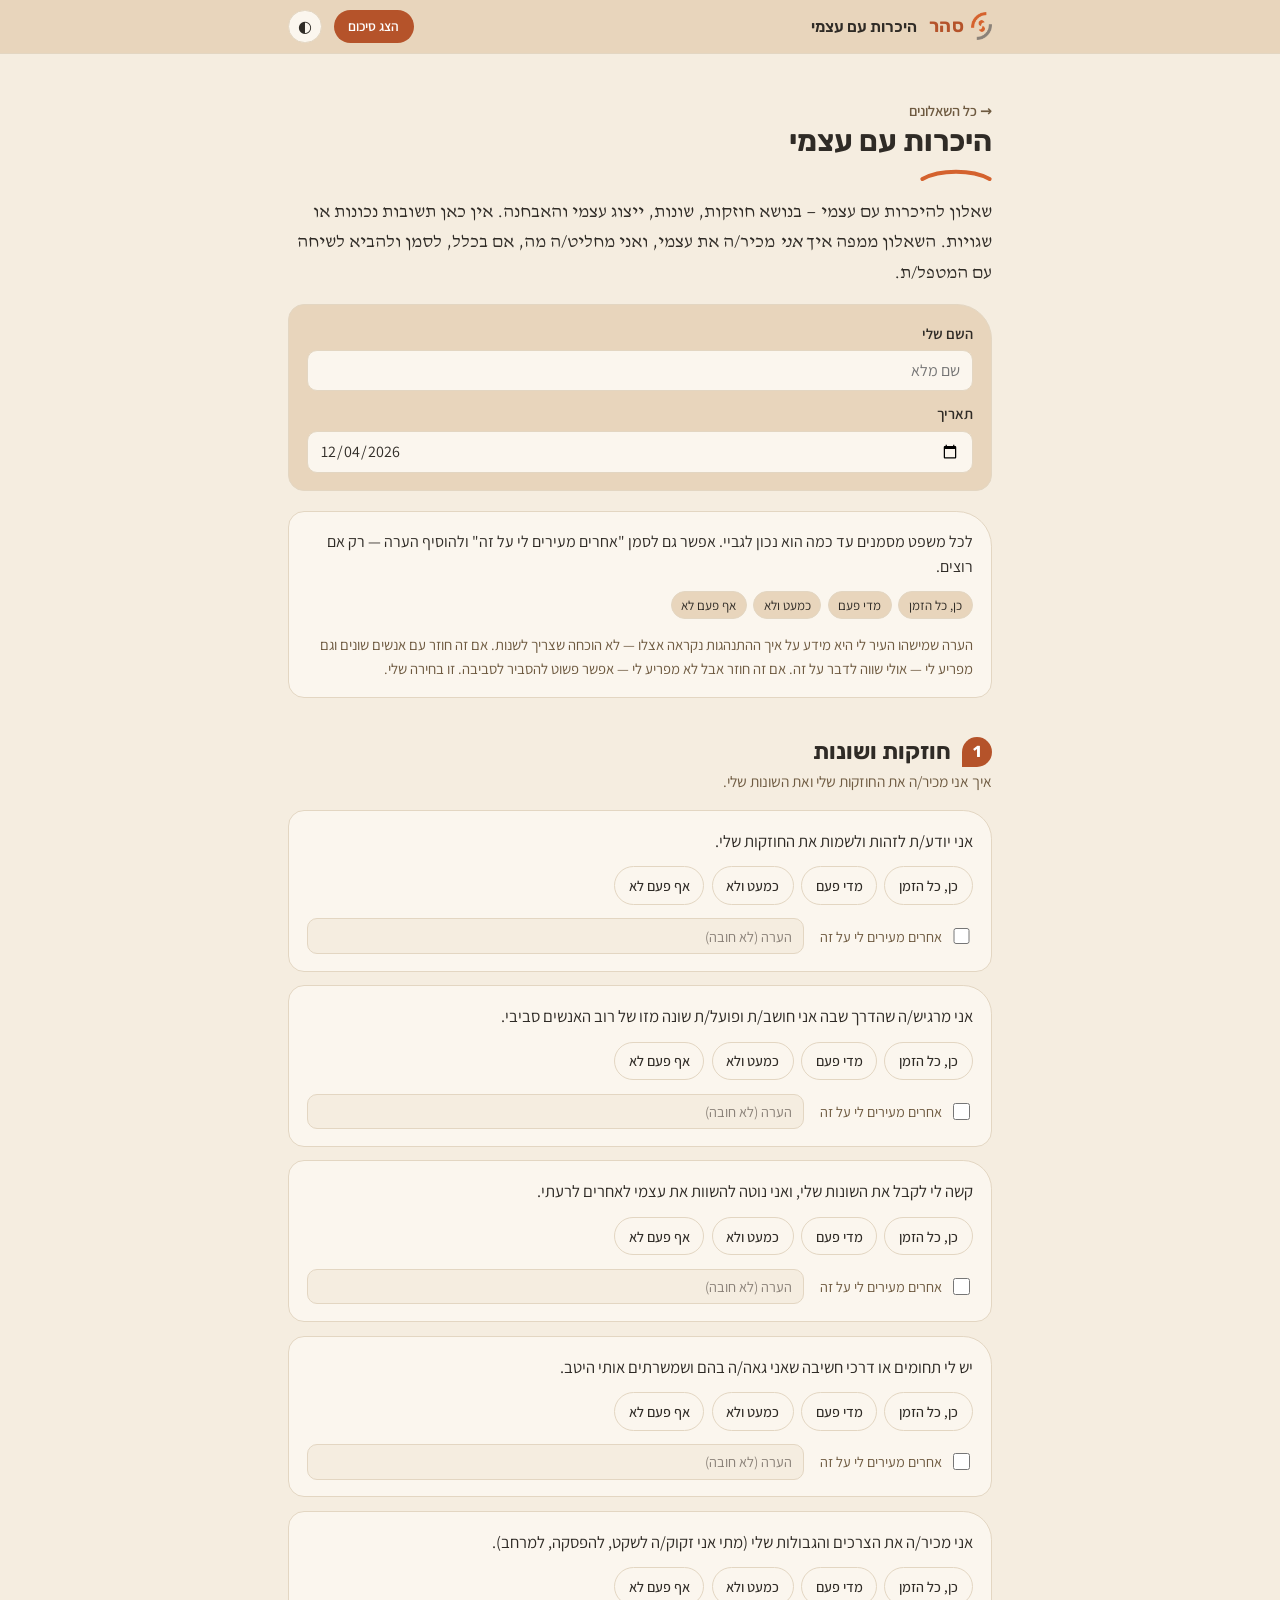
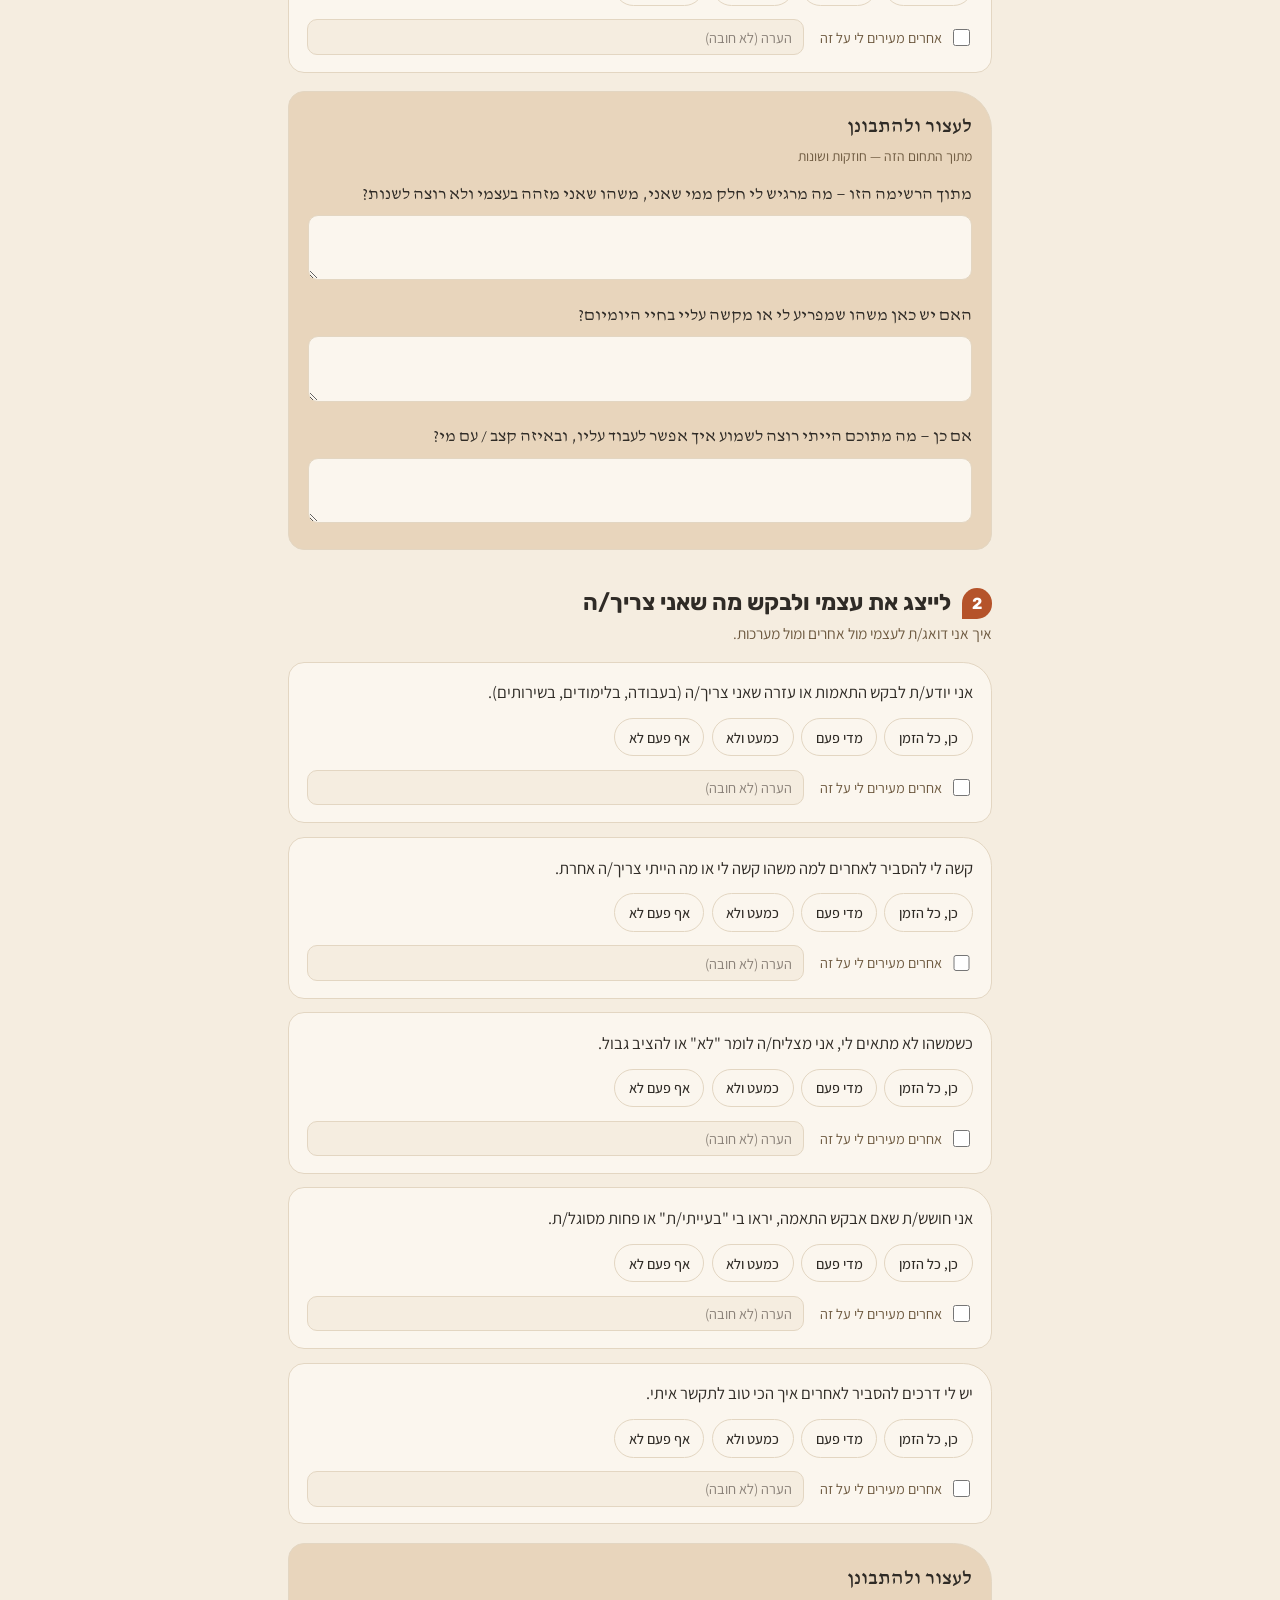
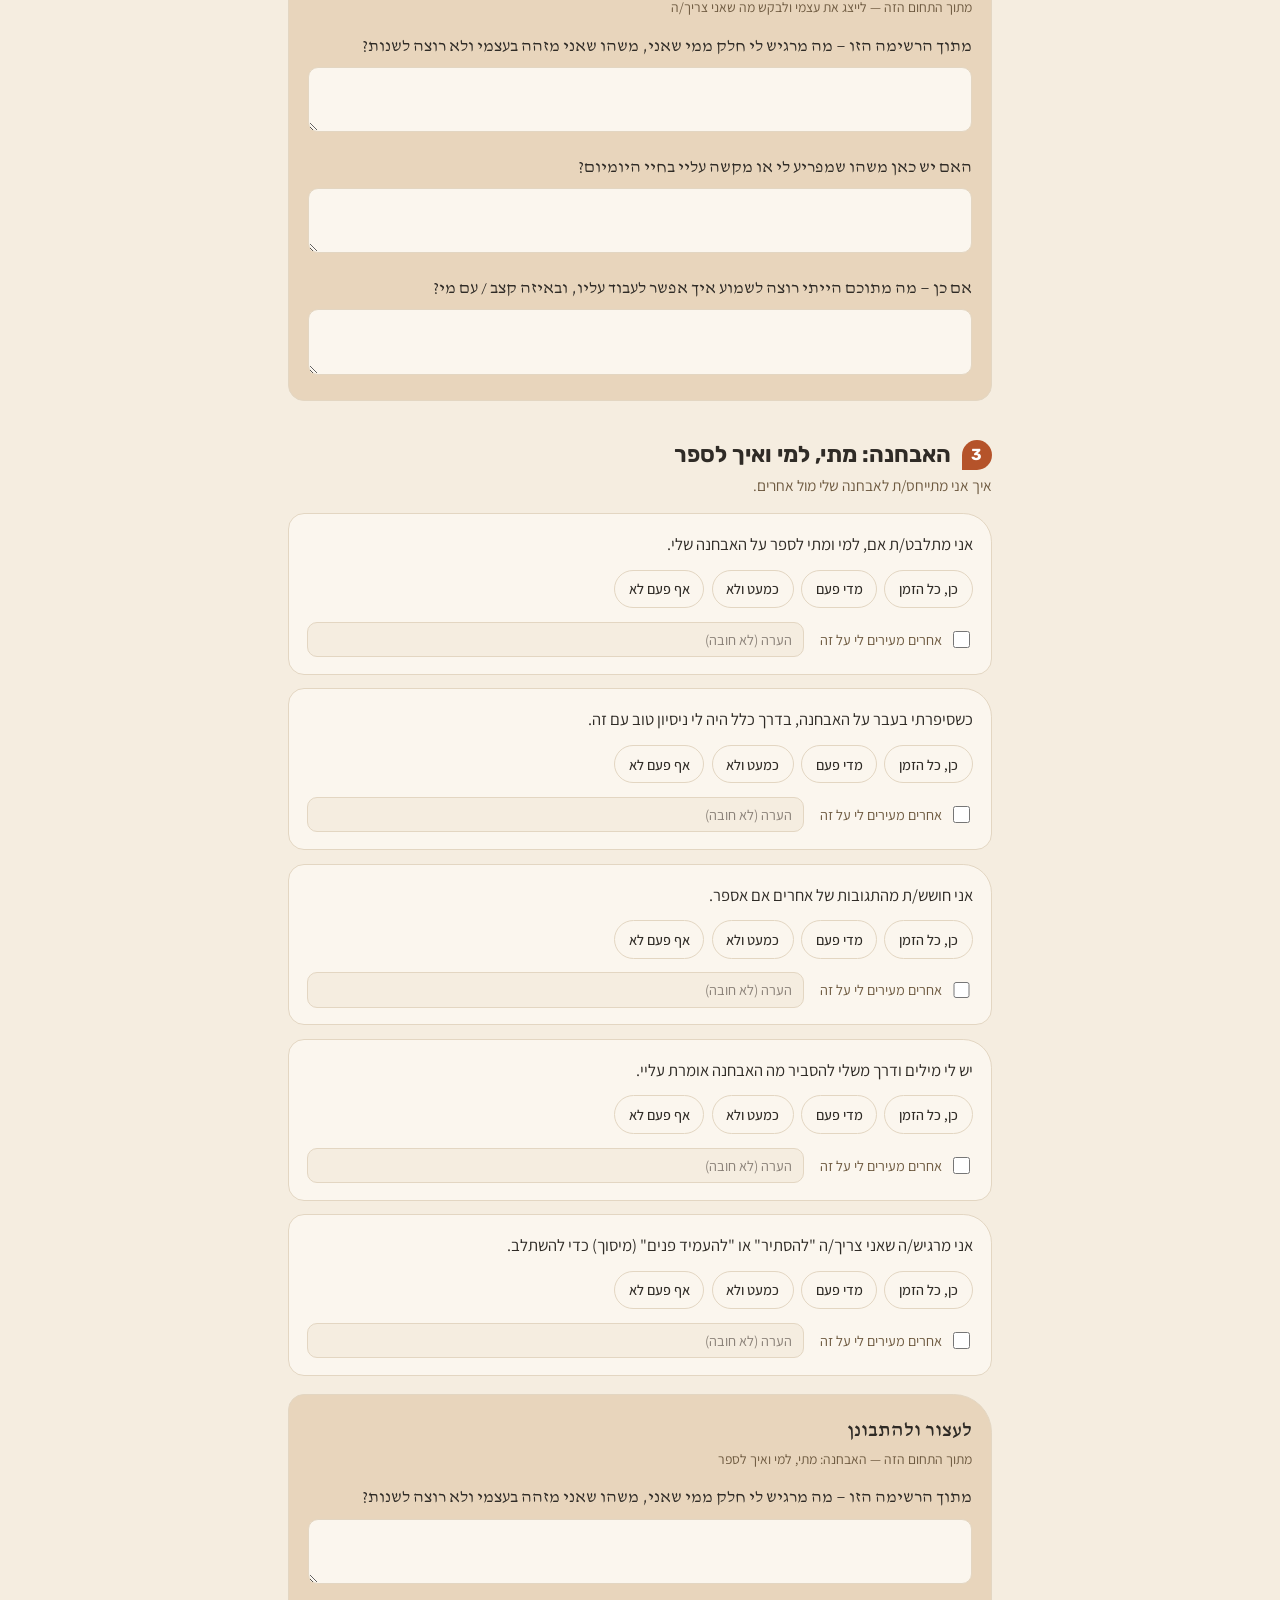
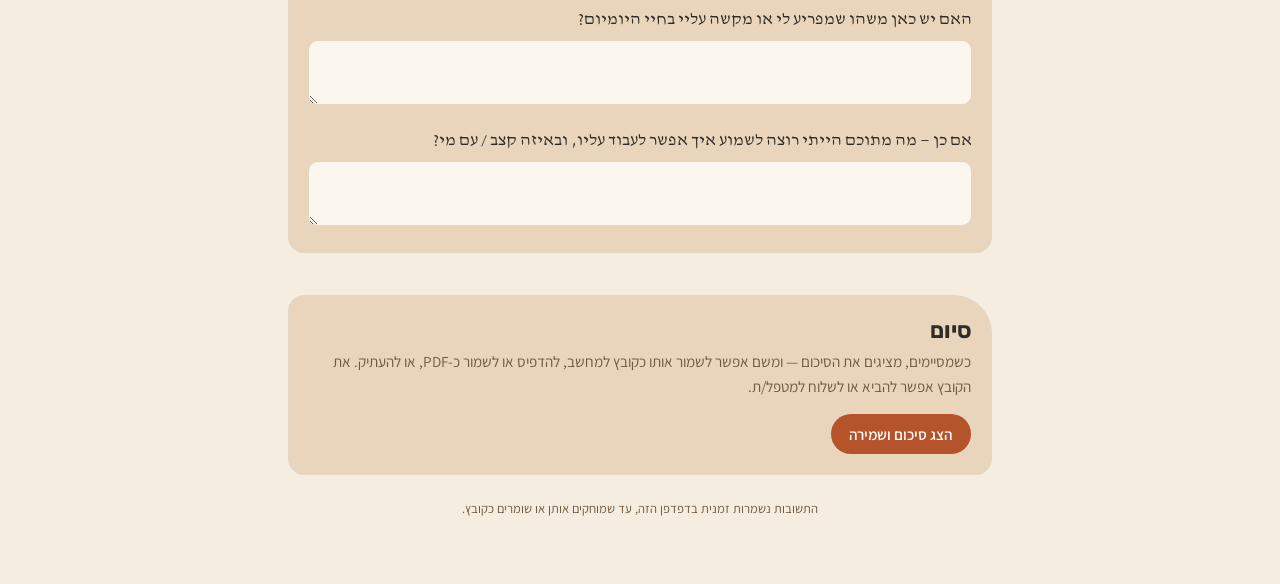
<file: self-knowledge.html>
<!doctype html>
<html lang="he" dir="rtl">
<head>
<meta charset="utf-8">
<meta name="viewport" content="width=device-width, initial-scale=1, viewport-fit=cover">
<title>היכרות עם עצמי — שאלון סהר</title>
<link rel="icon" href="logo.png">
<link rel="stylesheet" href="https://fonts.googleapis.com/css2?family=Rubik:wght@500;600;700&family=Assistant:wght@400;500;600;700&family=David+Libre:wght@400;500&display=swap">
<link rel="stylesheet" href="styles.css">
</head>
<body>
<div id="root"></div>
<script>
window.QUESTIONNAIRE = {
  storeKey: "sahar_q3_self_v1",
  title: "היכרות עם עצמי",
  lead: "שאלון להיכרות עם עצמי — בנושא חוזקות, שונות, ייצוג עצמי והאבחנה. אין כאן תשובות נכונות או שגויות. השאלון ממפה איך <em>אני</em> מכיר/ה את עצמי, ואני מחליט/ה מה, אם בכלל, לסמן ולהביא לשיחה עם המטפל/ת.",
  reflect: [
    {id:"r1",q:"מתוך הרשימה הזו — מה מרגיש לי חלק ממי שאני, משהו שאני מזהה בעצמי ולא רוצה לשנות?"},
    {id:"r2",q:"האם יש כאן משהו שמפריע לי או מקשה עליי בחיי היומיום?"},
    {id:"r3",q:"אם כן — מה מתוכם הייתי רוצה לשמוע איך אפשר לעבוד עליו, ובאיזה קצב / עם מי?"}
  ],
  domains: [
    {id:"d1",title:"חוזקות ושונות",sub:"איך אני מכיר/ה את החוזקות שלי ואת השונות שלי.",items:[
      {id:"d1q1",pole:"low",t:"אני יודע/ת לזהות ולשמות את החוזקות שלי."},
      {id:"d1q2",pole:"high",t:"אני מרגיש/ה שהדרך שבה אני חושב/ת ופועל/ת שונה מזו של רוב האנשים סביבי."},
      {id:"d1q3",pole:"high",t:"קשה לי לקבל את השונות שלי, ואני נוטה להשוות את עצמי לאחרים לרעתי."},
      {id:"d1q4",pole:"low",t:"יש לי תחומים או דרכי חשיבה שאני גאה/ה בהם ושמשרתים אותי היטב."},
      {id:"d1q5",pole:"low",t:"אני מכיר/ה את הצרכים והגבולות שלי (מתי אני זקוק/ה לשקט, להפסקה, למרחב)."}
    ]},
    {id:"d2",title:"לייצג את עצמי ולבקש מה שאני צריך/ה",sub:"איך אני דואג/ת לעצמי מול אחרים ומול מערכות.",items:[
      {id:"d2q1",pole:"low",t:"אני יודע/ת לבקש התאמות או עזרה שאני צריך/ה (בעבודה, בלימודים, בשירותים)."},
      {id:"d2q2",pole:"high",t:"קשה לי להסביר לאחרים למה משהו קשה לי או מה הייתי צריך/ה אחרת."},
      {id:"d2q3",pole:"low",t:"כשמשהו לא מתאים לי, אני מצליח/ה לומר \"לא\" או להציב גבול."},
      {id:"d2q4",pole:"high",t:"אני חושש/ת שאם אבקש התאמה, יראו בי \"בעייתי/ת\" או פחות מסוגל/ת."},
      {id:"d2q5",pole:"low",t:"יש לי דרכים להסביר לאחרים איך הכי טוב לתקשר איתי."}
    ]},
    {id:"d3",title:"האבחנה: מתי, למי ואיך לספר",sub:"איך אני מתייחס/ת לאבחנה שלי מול אחרים.",items:[
      {id:"d3q1",pole:"high",t:"אני מתלבט/ת אם, למי ומתי לספר על האבחנה שלי."},
      {id:"d3q2",pole:"low",t:"כשסיפרתי בעבר על האבחנה, בדרך כלל היה לי ניסיון טוב עם זה."},
      {id:"d3q3",pole:"high",t:"אני חושש/ת מהתגובות של אחרים אם אספר."},
      {id:"d3q4",pole:"low",t:"יש לי מילים ודרך משלי להסביר מה האבחנה אומרת עליי."},
      {id:"d3q5",pole:"high",t:"אני מרגיש/ה שאני צריך/ה \"להסתיר\" או \"להעמיד פנים\" (מיסוך) כדי להשתלב."}
    ]}
  ]
};
</script>
<script src="questionnaire.js"></script>
</body>
</html>
</file>
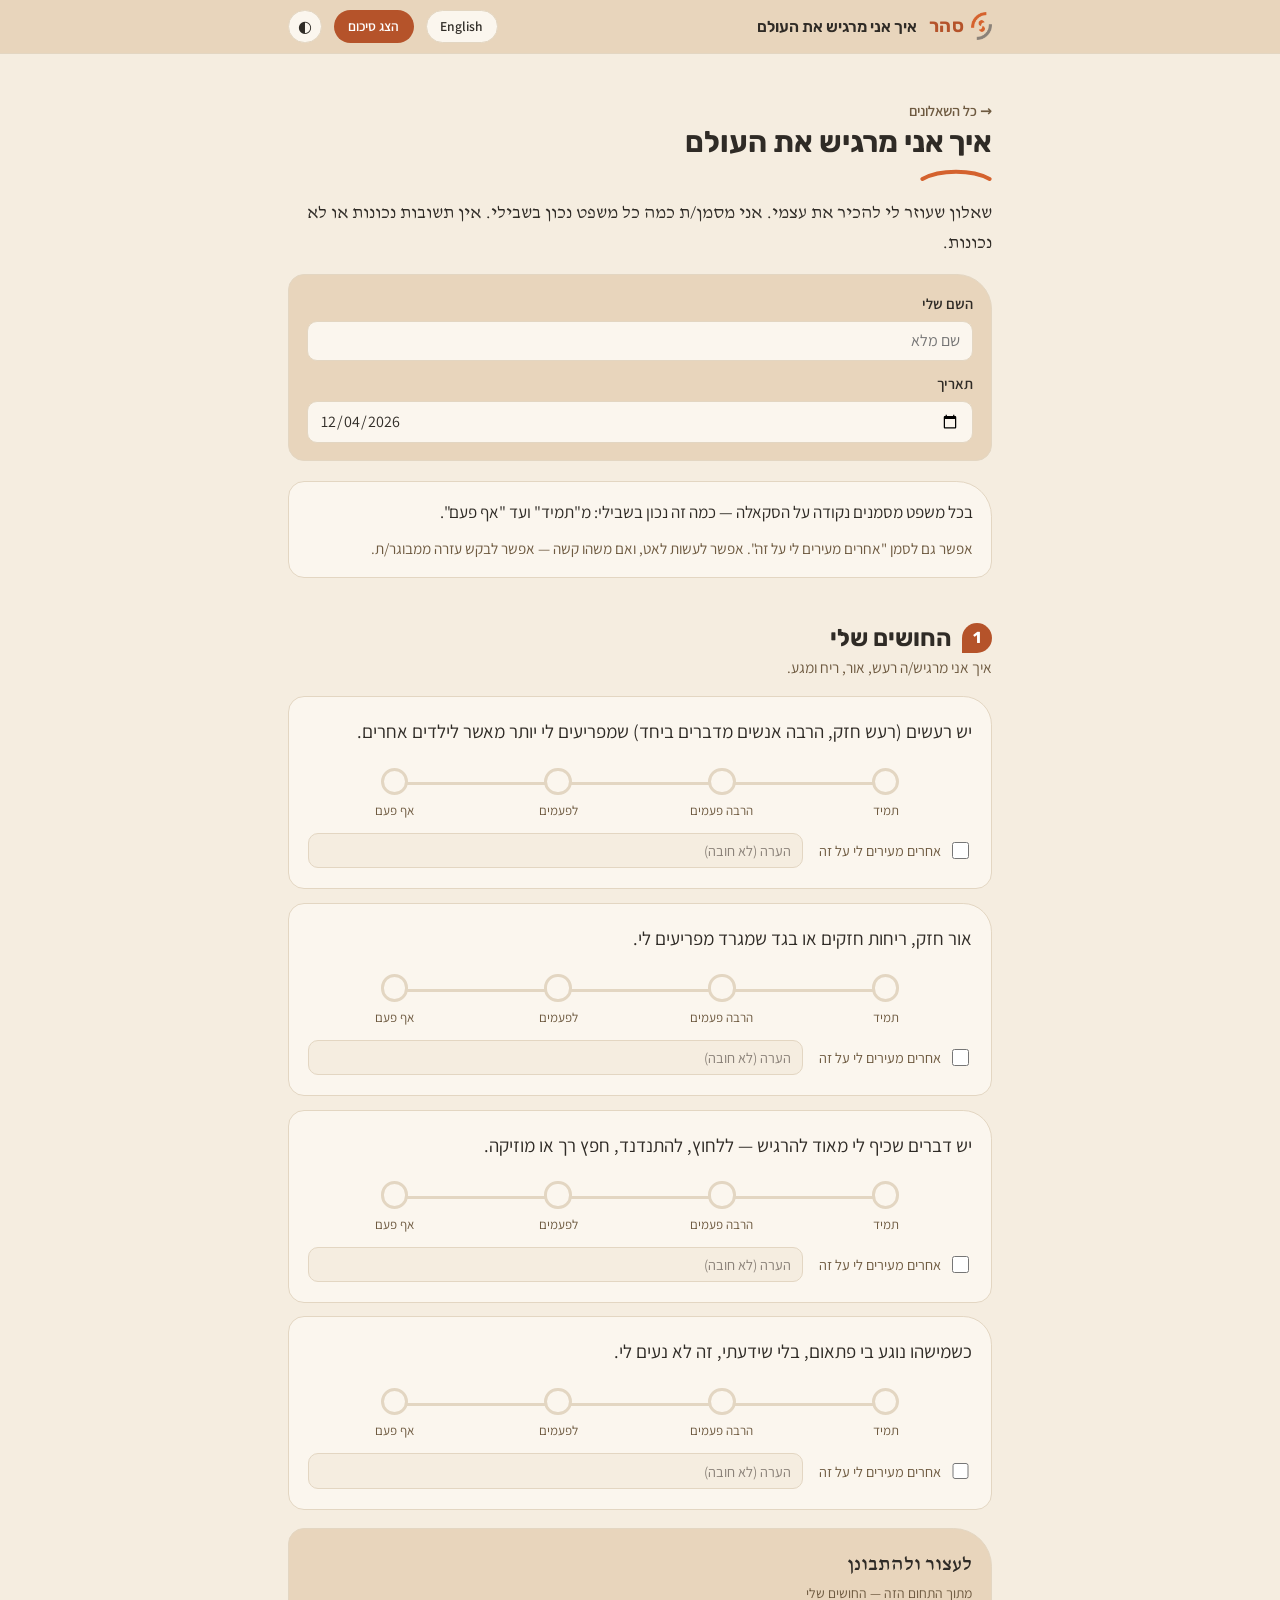
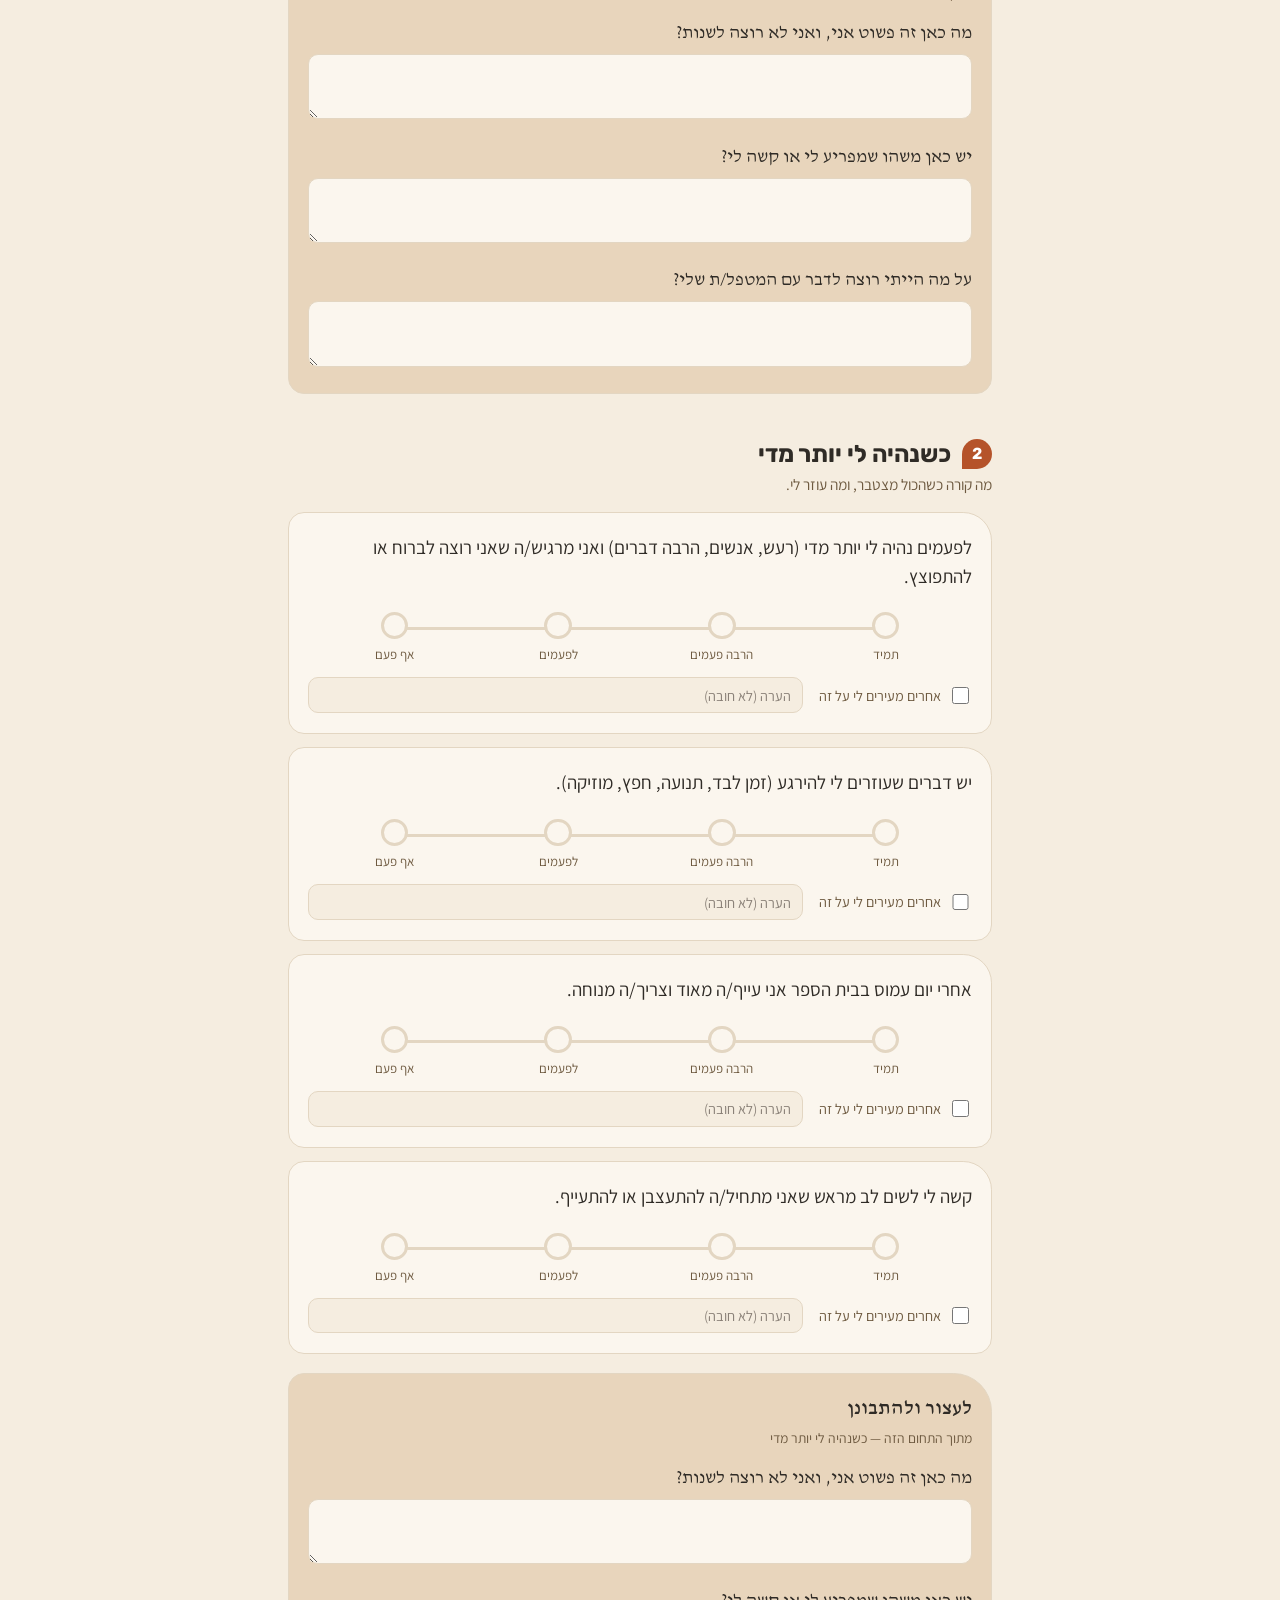
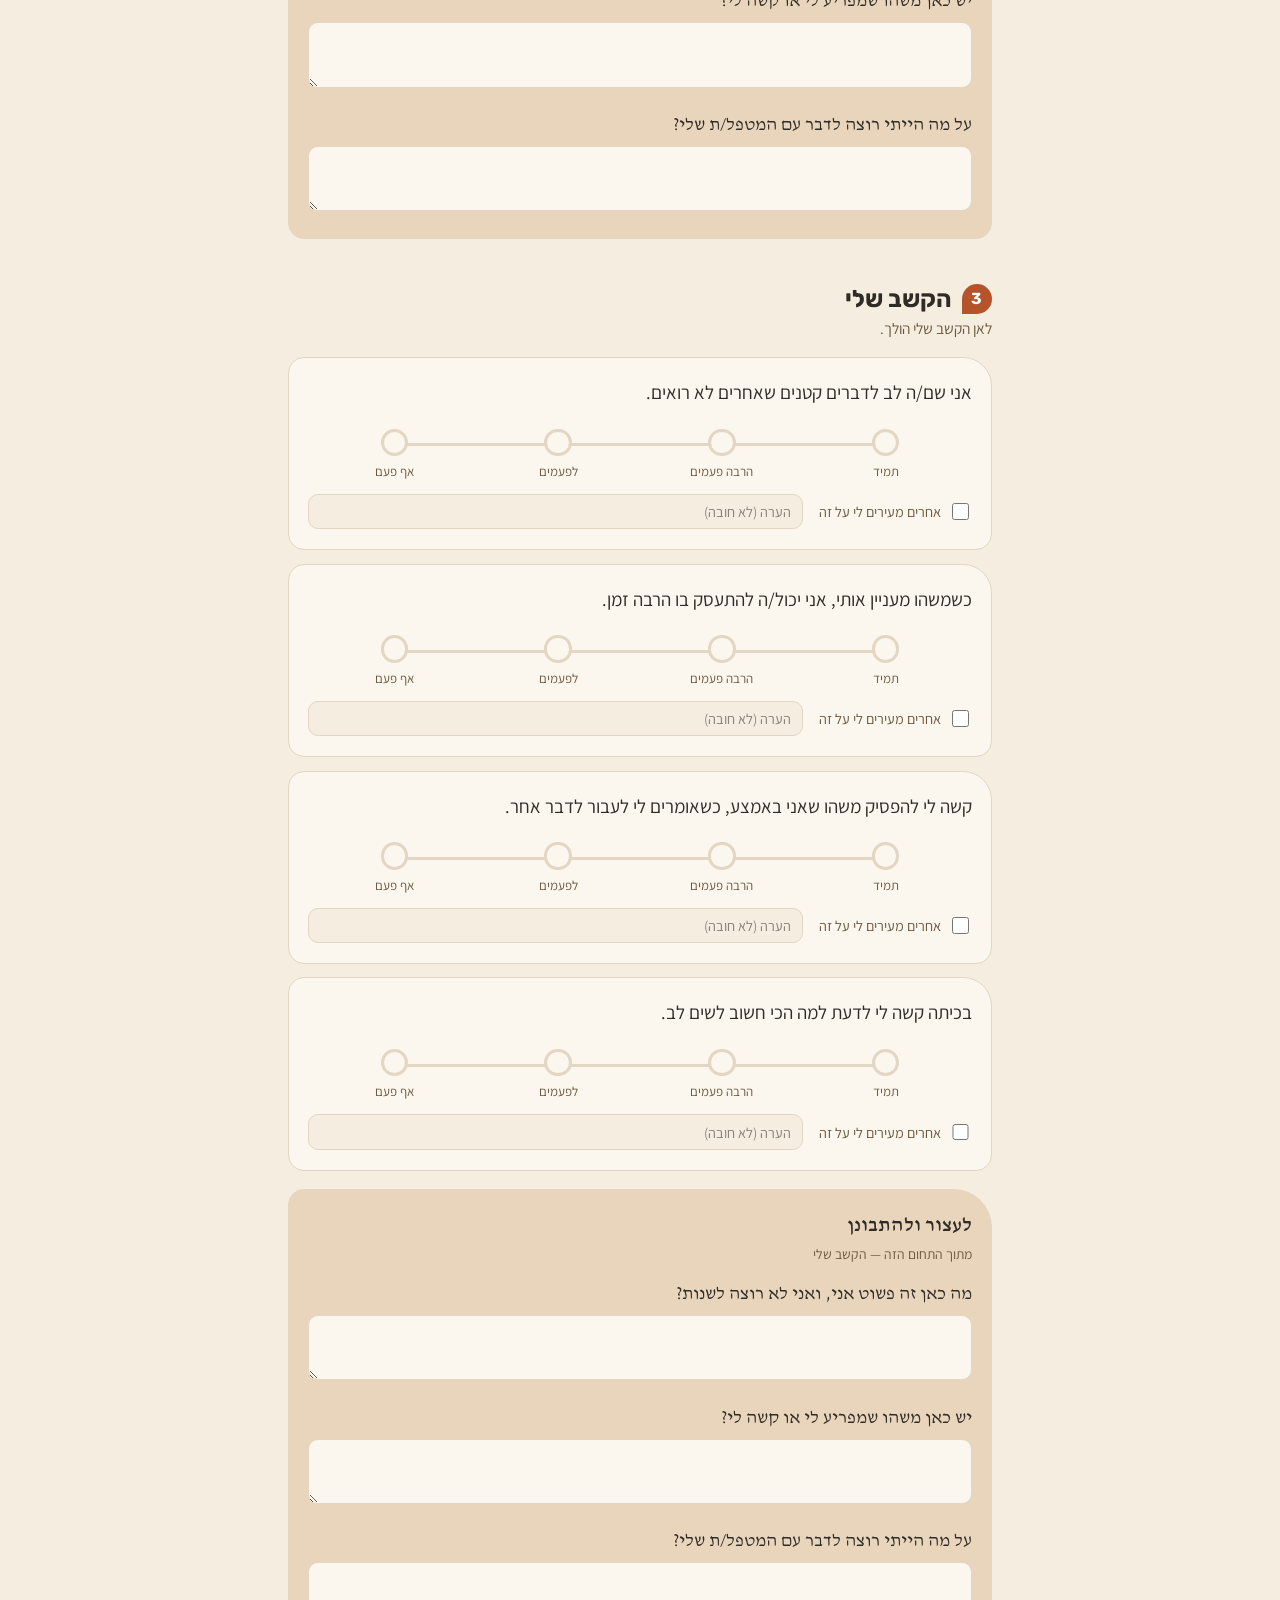
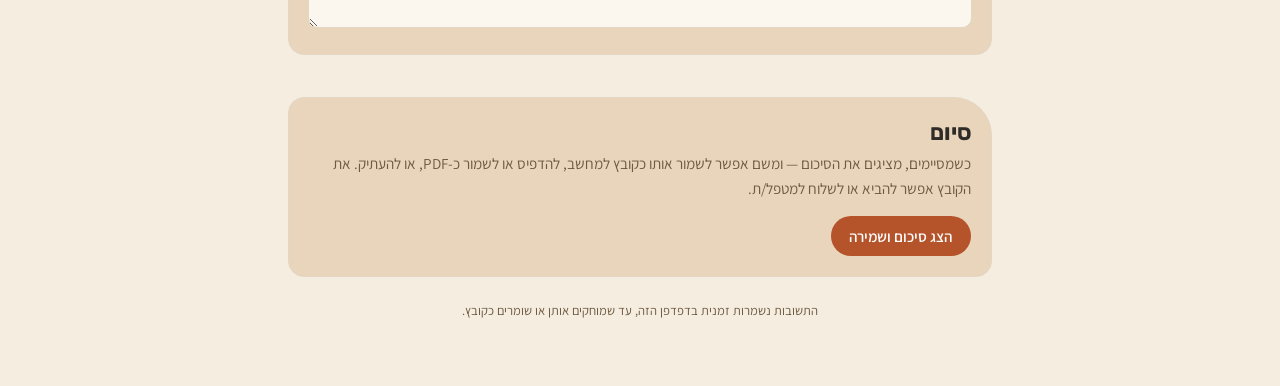
<file: sensory-kids.html>
<!doctype html>
<html lang="he" dir="rtl">
<head>
<meta charset="utf-8">
<meta name="viewport" content="width=device-width, initial-scale=1, viewport-fit=cover">
<title>איך אני מרגיש את העולם — שאלון סהר</title>
<link rel="icon" href="logo.png">
<link rel="stylesheet" href="https://fonts.googleapis.com/css2?family=Rubik:wght@500;600;700&family=Assistant:wght@400;500;600;700&family=David+Libre:wght@400;500&display=swap">
<link rel="stylesheet" href="styles.css">
</head>
<body>
<div id="root"></div>
<script>
window.QUESTIONNAIRE = {
  storeKey: "sahar_k1_sensory_v1",
  variant: "accessible",
  scaleLabels: ["תמיד","הרבה פעמים","לפעמים","אף פעם"],
  scaleLabels_en: ["Always","Often","Sometimes","Never"],
  title: "איך אני מרגיש את העולם",
  title_en: "How I Feel the World",
  lead: "שאלון שעוזר לי להכיר את עצמי. אני מסמן/ת כמה כל משפט נכון בשבילי. אין תשובות נכונות או לא נכונות.",
  lead_en: "A questionnaire that helps me get to know myself. I mark how true each sentence is for me. There are no right or wrong answers.",
  help: "<p>בכל משפט מסמנים נקודה על הסקאלה — כמה זה נכון בשבילי: מ\"תמיד\" ועד \"אף פעם\".</p><p style='margin-top:.6rem;font-size:.95rem;color:var(--muted)'>אפשר גם לסמן \"אחרים מעירים לי על זה\". אפשר לעשות לאט, ואם משהו קשה — אפשר לבקש עזרה ממבוגר/ת.</p>",
  help_en: "<p>For each sentence, mark a point on the scale — how true it is for me: from \"Always\" to \"Never\".</p><p style='margin-top:.6rem;font-size:.95rem;color:var(--muted)'>You can also check \"Others comment on this about me\". You can take your time, and if something is hard — you can ask an adult for help.</p>",
  reflect: [
    {id:"r1",q:"מה כאן זה פשוט אני, ואני לא רוצה לשנות?",q_en:"What here is simply me, and I don't want to change?"},
    {id:"r2",q:"יש כאן משהו שמפריע לי או קשה לי?",q_en:"Is there anything here that bothers me or is hard for me?"},
    {id:"r3",q:"על מה הייתי רוצה לדבר עם המטפל/ת שלי?",q_en:"What would I like to talk about with my therapist?"}
  ],
  domains: [
    {id:"d1",title:"החושים שלי",title_en:"My Senses",sub:"איך אני מרגיש/ה רעש, אור, ריח ומגע.",sub_en:"How I feel sound, light, smell and touch.",items:[
      {id:"d1q1",pole:"high",t:"יש רעשים (רעש חזק, הרבה אנשים מדברים ביחד) שמפריעים לי יותר מאשר לילדים אחרים.",t_en:"There are sounds (loud noise, many people talking at once) that bother me more than other kids."},
      {id:"d1q2",pole:"high",t:"אור חזק, ריחות חזקים או בגד שמגרד מפריעים לי.",t_en:"Bright light, strong smells, or an itchy piece of clothing bother me."},
      {id:"d1q3",pole:"low",t:"יש דברים שכיף לי מאוד להרגיש — ללחוץ, להתנדנד, חפץ רך או מוזיקה.",t_en:"There are things I really enjoy feeling — pressing, rocking, something soft, or music."},
      {id:"d1q4",pole:"high",t:"כשמישהו נוגע בי פתאום, בלי שידעתי, זה לא נעים לי.",t_en:"When someone touches me suddenly, without me knowing, it doesn't feel good."}
    ]},
    {id:"d2",title:"כשנהיה לי יותר מדי",title_en:"When It Gets Too Much",sub:"מה קורה כשהכול מצטבר, ומה עוזר לי.",sub_en:"What happens when everything piles up, and what helps me.",items:[
      {id:"d2q1",pole:"high",t:"לפעמים נהיה לי יותר מדי (רעש, אנשים, הרבה דברים) ואני מרגיש/ה שאני רוצה לברוח או להתפוצץ.",t_en:"Sometimes it becomes too much for me (noise, people, lots of things) and I feel like running away or exploding."},
      {id:"d2q2",pole:"low",t:"יש דברים שעוזרים לי להירגע (זמן לבד, תנועה, חפץ, מוזיקה).",t_en:"There are things that help me calm down (time alone, movement, an object, music)."},
      {id:"d2q3",pole:"high",t:"אחרי יום עמוס בבית הספר אני עייף/ה מאוד וצריך/ה מנוחה.",t_en:"After a busy day at school I'm very tired and need rest."},
      {id:"d2q4",pole:"high",t:"קשה לי לשים לב מראש שאני מתחיל/ה להתעצבן או להתעייף.",t_en:"It's hard for me to notice in advance that I'm starting to get upset or tired."}
    ]},
    {id:"d3",title:"הקשב שלי",title_en:"My Attention",sub:"לאן הקשב שלי הולך.",sub_en:"Where my attention goes.",items:[
      {id:"d3q1",pole:"low",t:"אני שם/ה לב לדברים קטנים שאחרים לא רואים.",t_en:"I notice small things that others don't see."},
      {id:"d3q2",pole:"low",t:"כשמשהו מעניין אותי, אני יכול/ה להתעסק בו הרבה זמן.",t_en:"When something interests me, I can stay with it for a long time."},
      {id:"d3q3",pole:"high",t:"קשה לי להפסיק משהו שאני באמצע, כשאומרים לי לעבור לדבר אחר.",t_en:"It's hard for me to stop something I'm in the middle of when I'm told to switch to something else."},
      {id:"d3q4",pole:"high",t:"בכיתה קשה לי לדעת למה הכי חשוב לשים לב.",t_en:"In class it's hard for me to know what's most important to pay attention to."}
    ]}
  ]
};
</script>
<script src="questionnaire.js"></script>
</body>
</html>
</file>
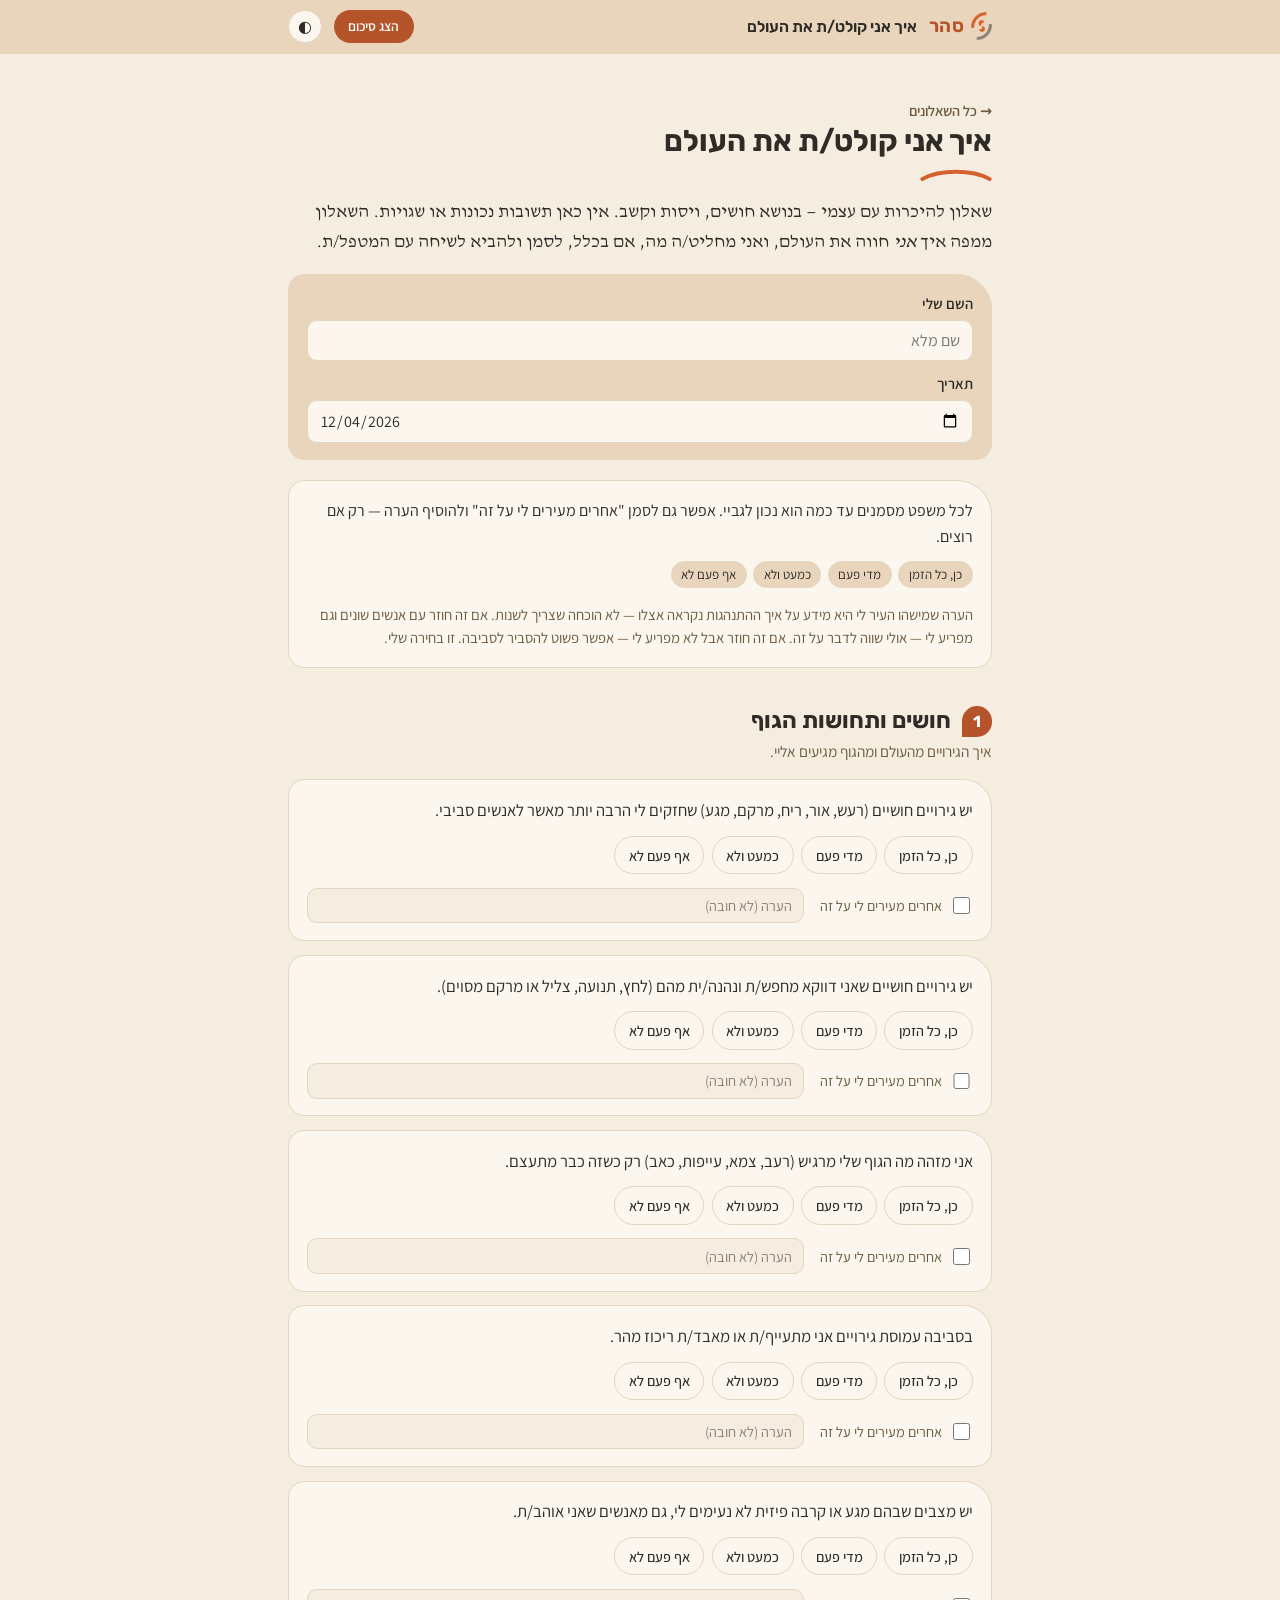
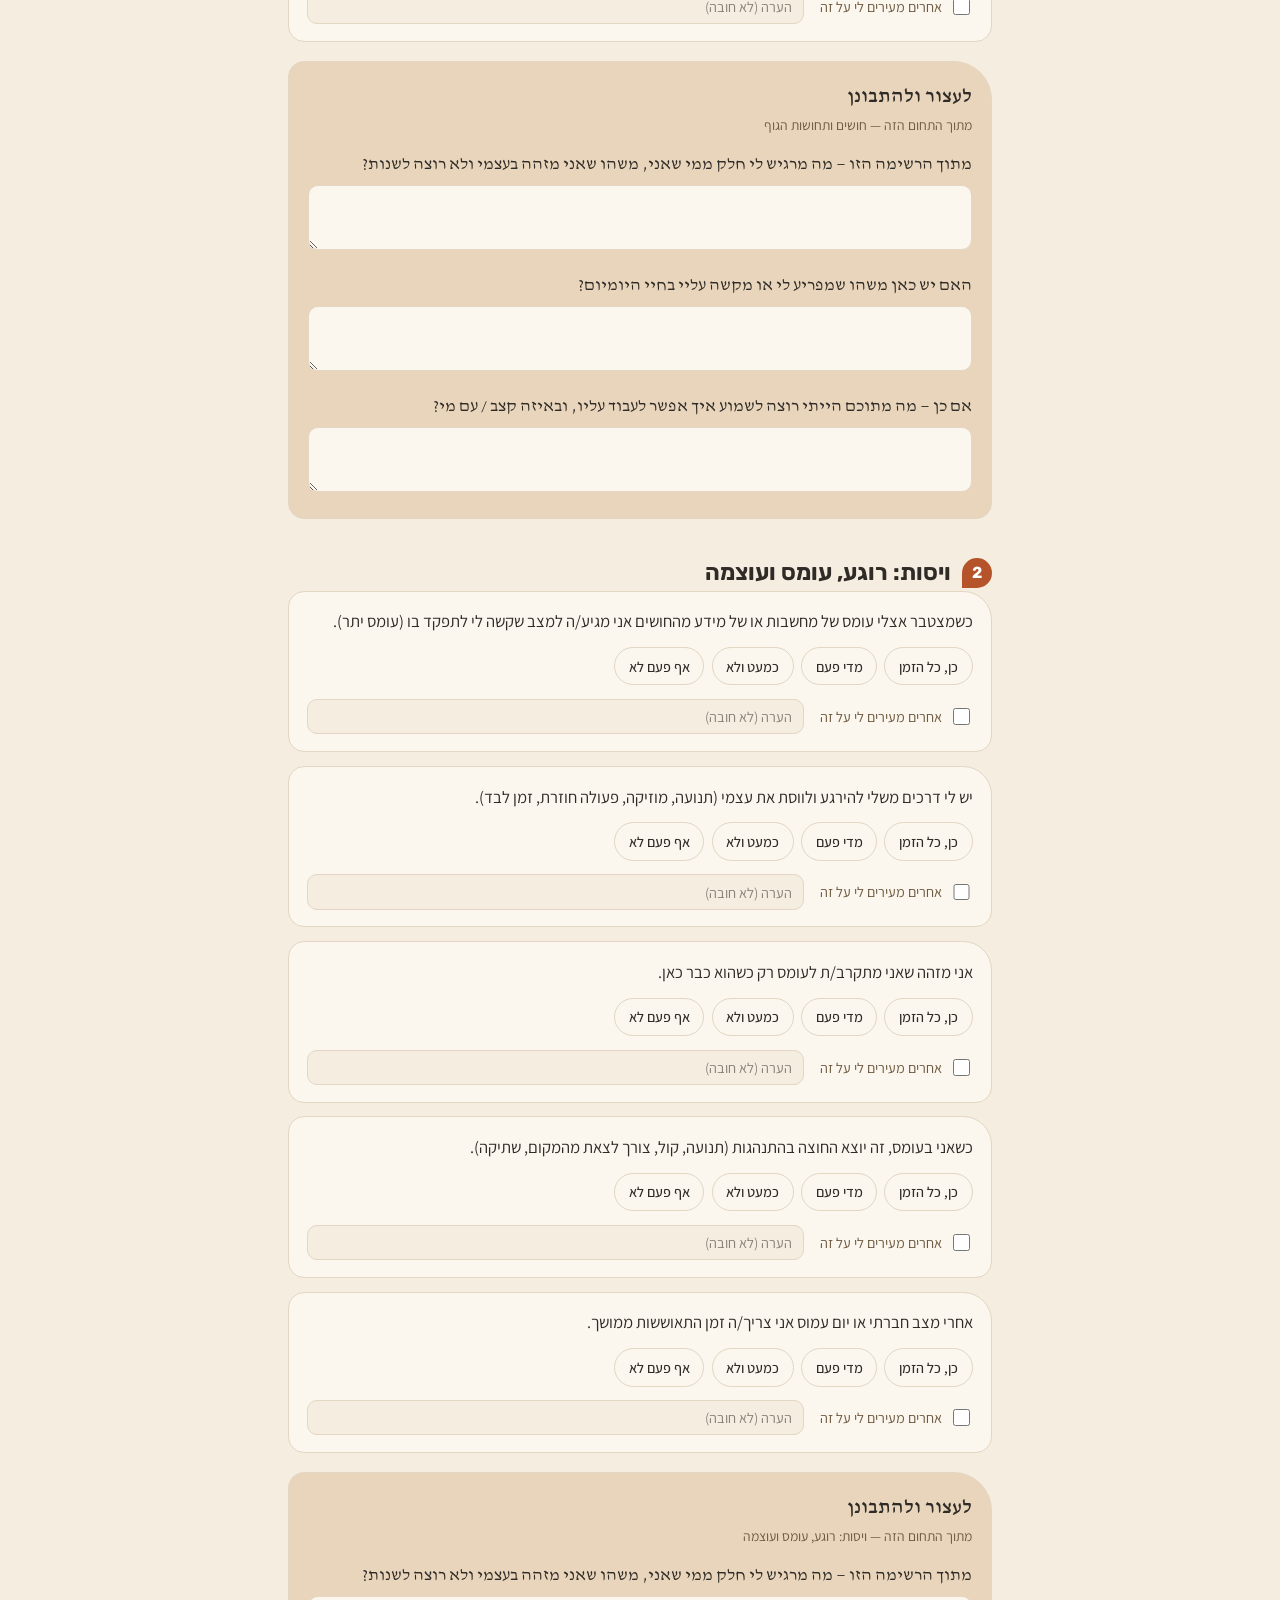
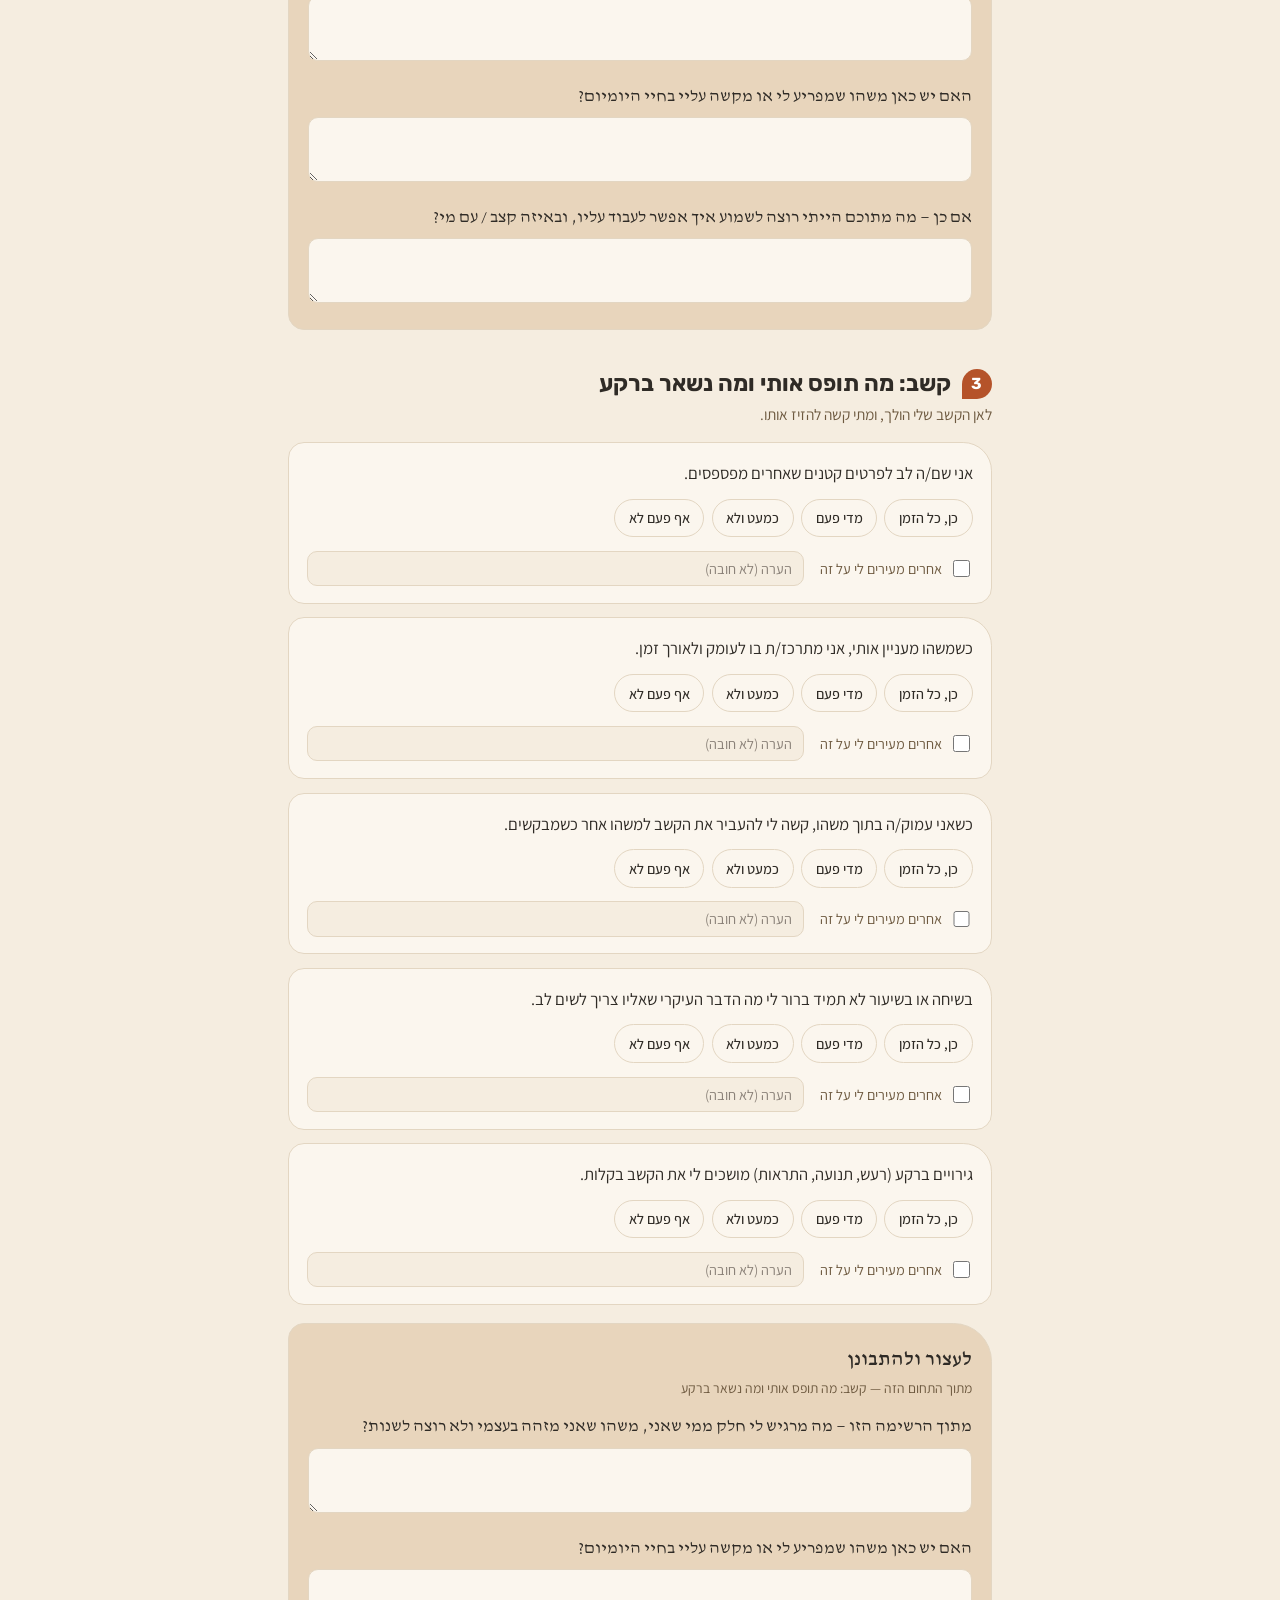
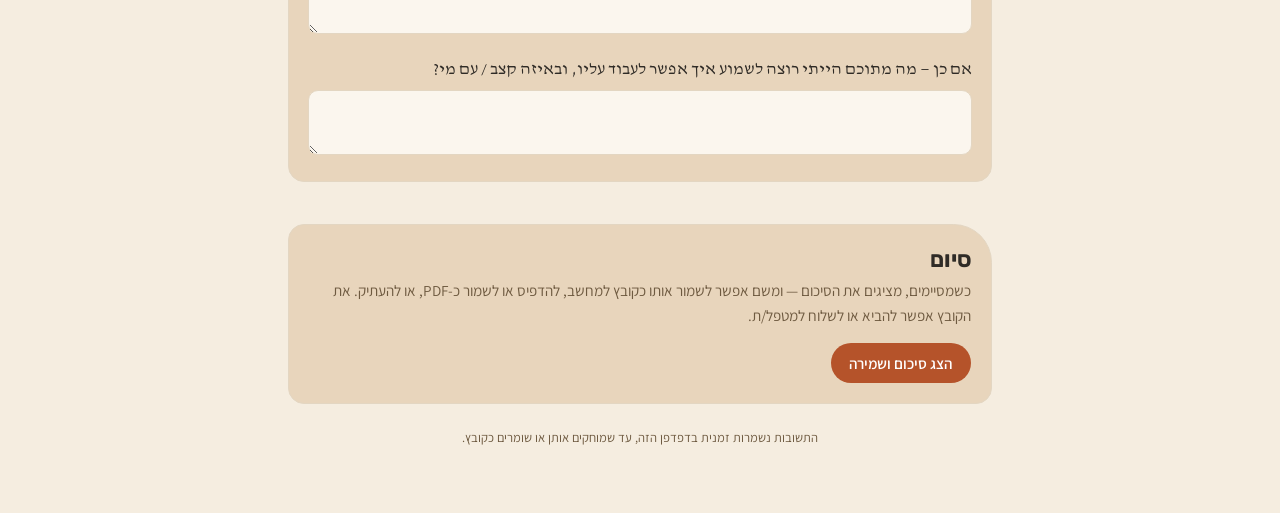
<file: sensory.html>
<!doctype html>
<html lang="he" dir="rtl">
<head>
<meta charset="utf-8">
<meta name="viewport" content="width=device-width, initial-scale=1, viewport-fit=cover">
<title>איך אני קולט את העולם — שאלון סהר</title>
<link rel="icon" href="logo.png">
<link rel="stylesheet" href="https://fonts.googleapis.com/css2?family=Rubik:wght@500;600;700&family=Assistant:wght@400;500;600;700&family=David+Libre:wght@400;500&display=swap">
<link rel="stylesheet" href="styles.css">
</head>
<body>
<div id="root"></div>
<script>
window.QUESTIONNAIRE = {
  storeKey: "sahar_q1_sensory_v1",
  title: "איך אני קולט/ת את העולם",
  lead: "שאלון להיכרות עם עצמי — בנושא חושים, ויסות וקשב. אין כאן תשובות נכונות או שגויות. השאלון ממפה איך <em>אני</em> חווה את העולם, ואני מחליט/ה מה, אם בכלל, לסמן ולהביא לשיחה עם המטפל/ת.",
  reflect: [
    {id:"r1",q:"מתוך הרשימה הזו — מה מרגיש לי חלק ממי שאני, משהו שאני מזהה בעצמי ולא רוצה לשנות?"},
    {id:"r2",q:"האם יש כאן משהו שמפריע לי או מקשה עליי בחיי היומיום?"},
    {id:"r3",q:"אם כן — מה מתוכם הייתי רוצה לשמוע איך אפשר לעבוד עליו, ובאיזה קצב / עם מי?"}
  ],
  domains: [
    {id:"d1",title:"חושים ותחושות הגוף",sub:"איך הגירויים מהעולם ומהגוף מגיעים אליי.",items:[
      {id:"d1q1",t:"יש גירויים חושיים (רעש, אור, ריח, מרקם, מגע) שחזקים לי הרבה יותר מאשר לאנשים סביבי."},
      {id:"d1q2",t:"יש גירויים חושיים שאני דווקא מחפש/ת ונהנה/ית מהם (לחץ, תנועה, צליל או מרקם מסוים)."},
      {id:"d1q3",t:"אני מזהה מה הגוף שלי מרגיש (רעב, צמא, עייפות, כאב) רק כשזה כבר מתעצם."},
      {id:"d1q4",t:"בסביבה עמוסת גירויים אני מתעייף/ת או מאבד/ת ריכוז מהר."},
      {id:"d1q5",t:"יש מצבים שבהם מגע או קרבה פיזית לא נעימים לי, גם מאנשים שאני אוהב/ת."}
    ]},
    {id:"d2",title:"ויסות: רוגע, עומס ועוצמה",sub:"",items:[
      {id:"d2q1",t:"כשמצטבר אצלי עומס של מחשבות או של מידע מהחושים אני מגיע/ה למצב שקשה לי לתפקד בו (עומס יתר)."},
      {id:"d2q2",t:"יש לי דרכים משלי להירגע ולווסת את עצמי (תנועה, מוזיקה, פעולה חוזרת, זמן לבד)."},
      {id:"d2q3",t:"אני מזהה שאני מתקרב/ת לעומס רק כשהוא כבר כאן."},
      {id:"d2q4",t:"כשאני בעומס, זה יוצא החוצה בהתנהגות (תנועה, קול, צורך לצאת מהמקום, שתיקה)."},
      {id:"d2q5",t:"אחרי מצב חברתי או יום עמוס אני צריך/ה זמן התאוששות ממושך."}
    ]},
    {id:"d3",title:"קשב: מה תופס אותי ומה נשאר ברקע",sub:"לאן הקשב שלי הולך, ומתי קשה להזיז אותו.",items:[
      {id:"d3q1",t:"אני שם/ה לב לפרטים קטנים שאחרים מפספסים."},
      {id:"d3q2",t:"כשמשהו מעניין אותי, אני מתרכז/ת בו לעומק ולאורך זמן."},
      {id:"d3q3",t:"כשאני עמוק/ה בתוך משהו, קשה לי להעביר את הקשב למשהו אחר כשמבקשים."},
      {id:"d3q4",t:"בשיחה או בשיעור לא תמיד ברור לי מה הדבר העיקרי שאליו צריך לשים לב."},
      {id:"d3q5",t:"גירויים ברקע (רעש, תנועה, התראות) מושכים לי את הקשב בקלות."}
    ]}
  ]
};
</script>
<script src="questionnaire.js"></script>
</body>
</html>
</file>
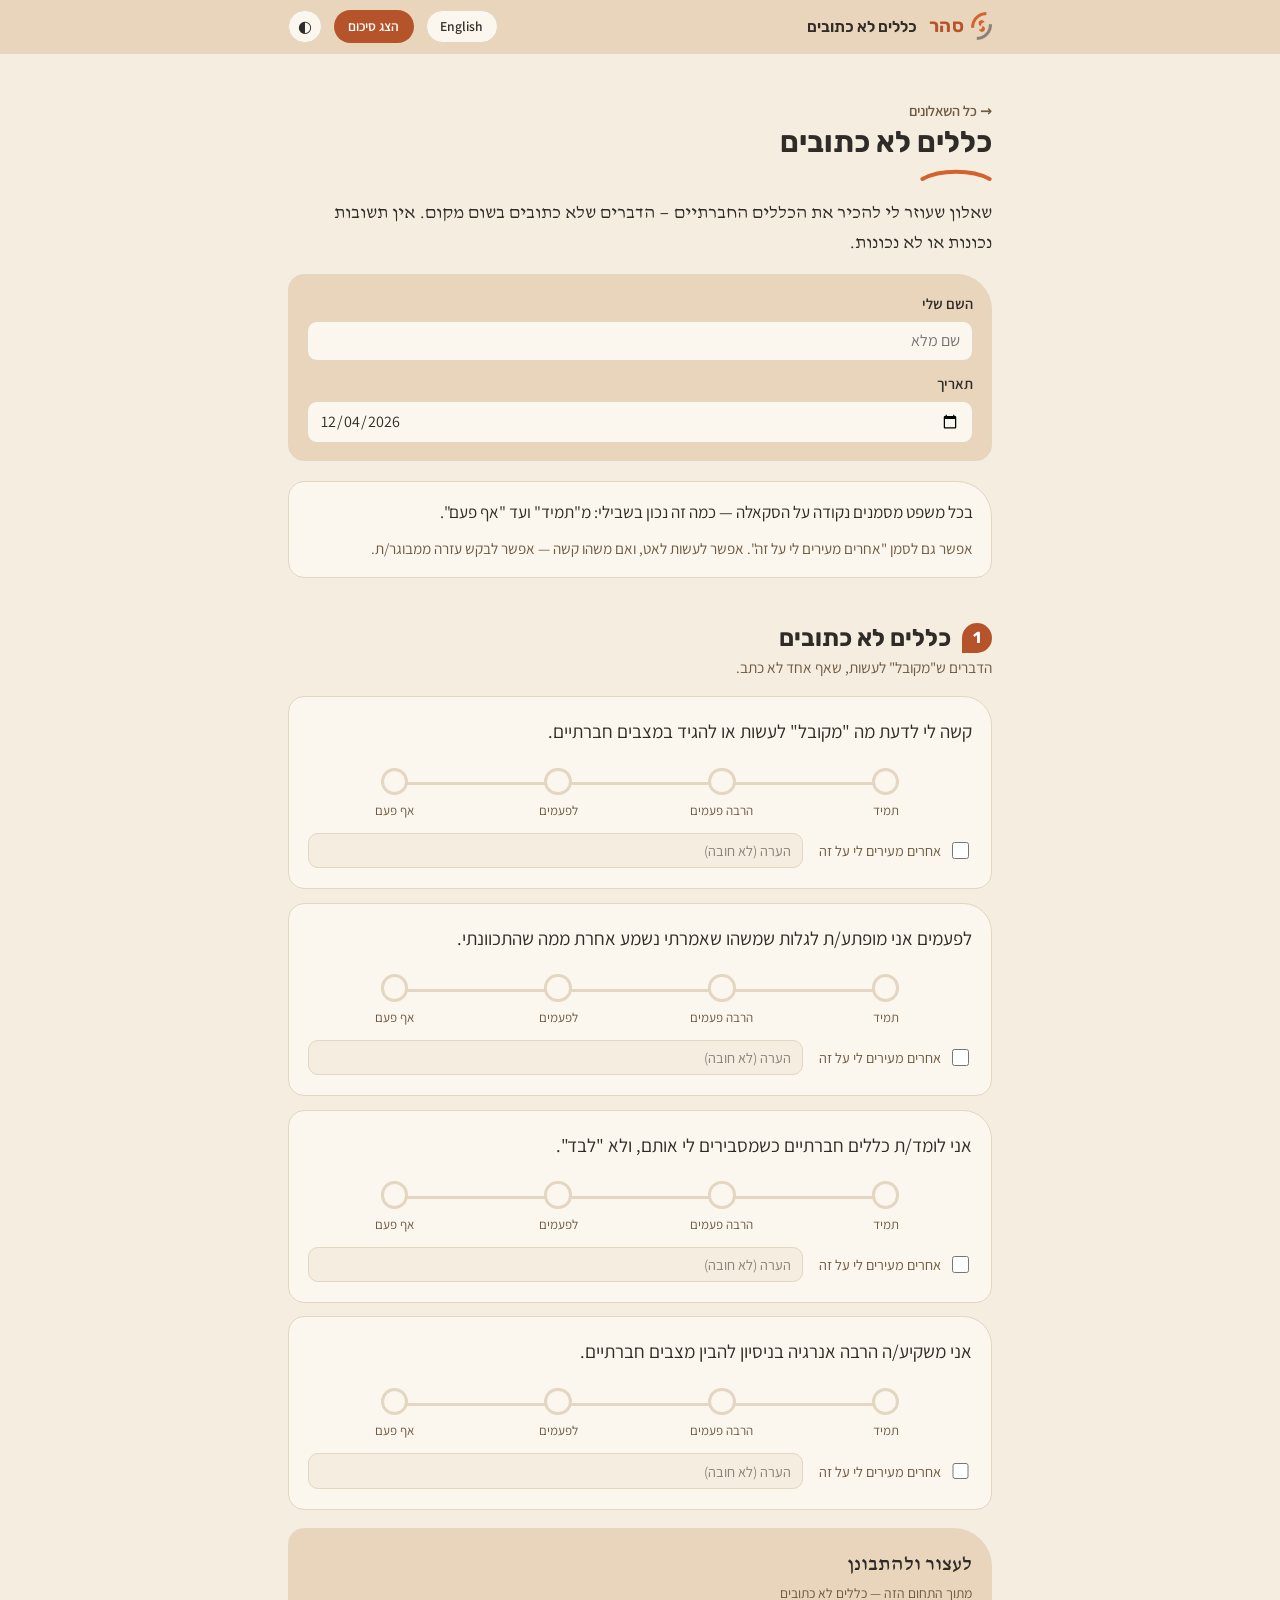
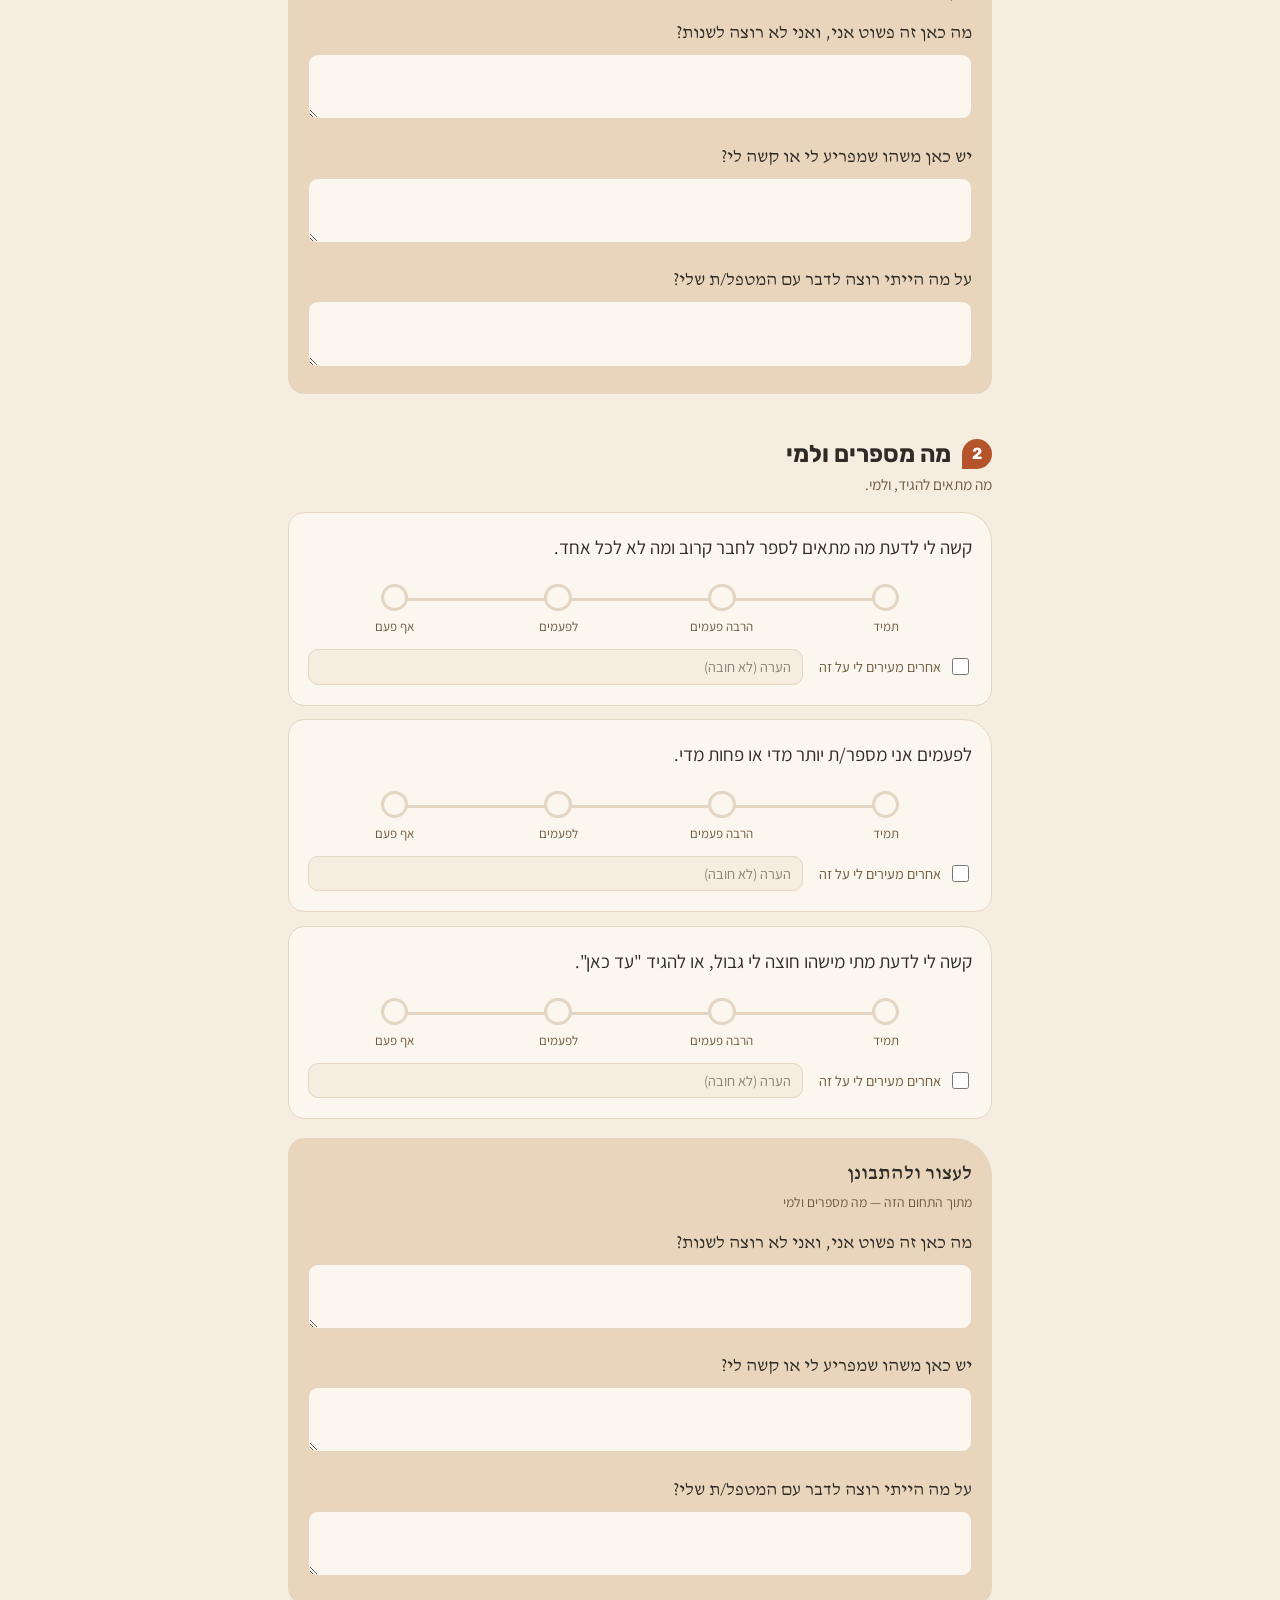
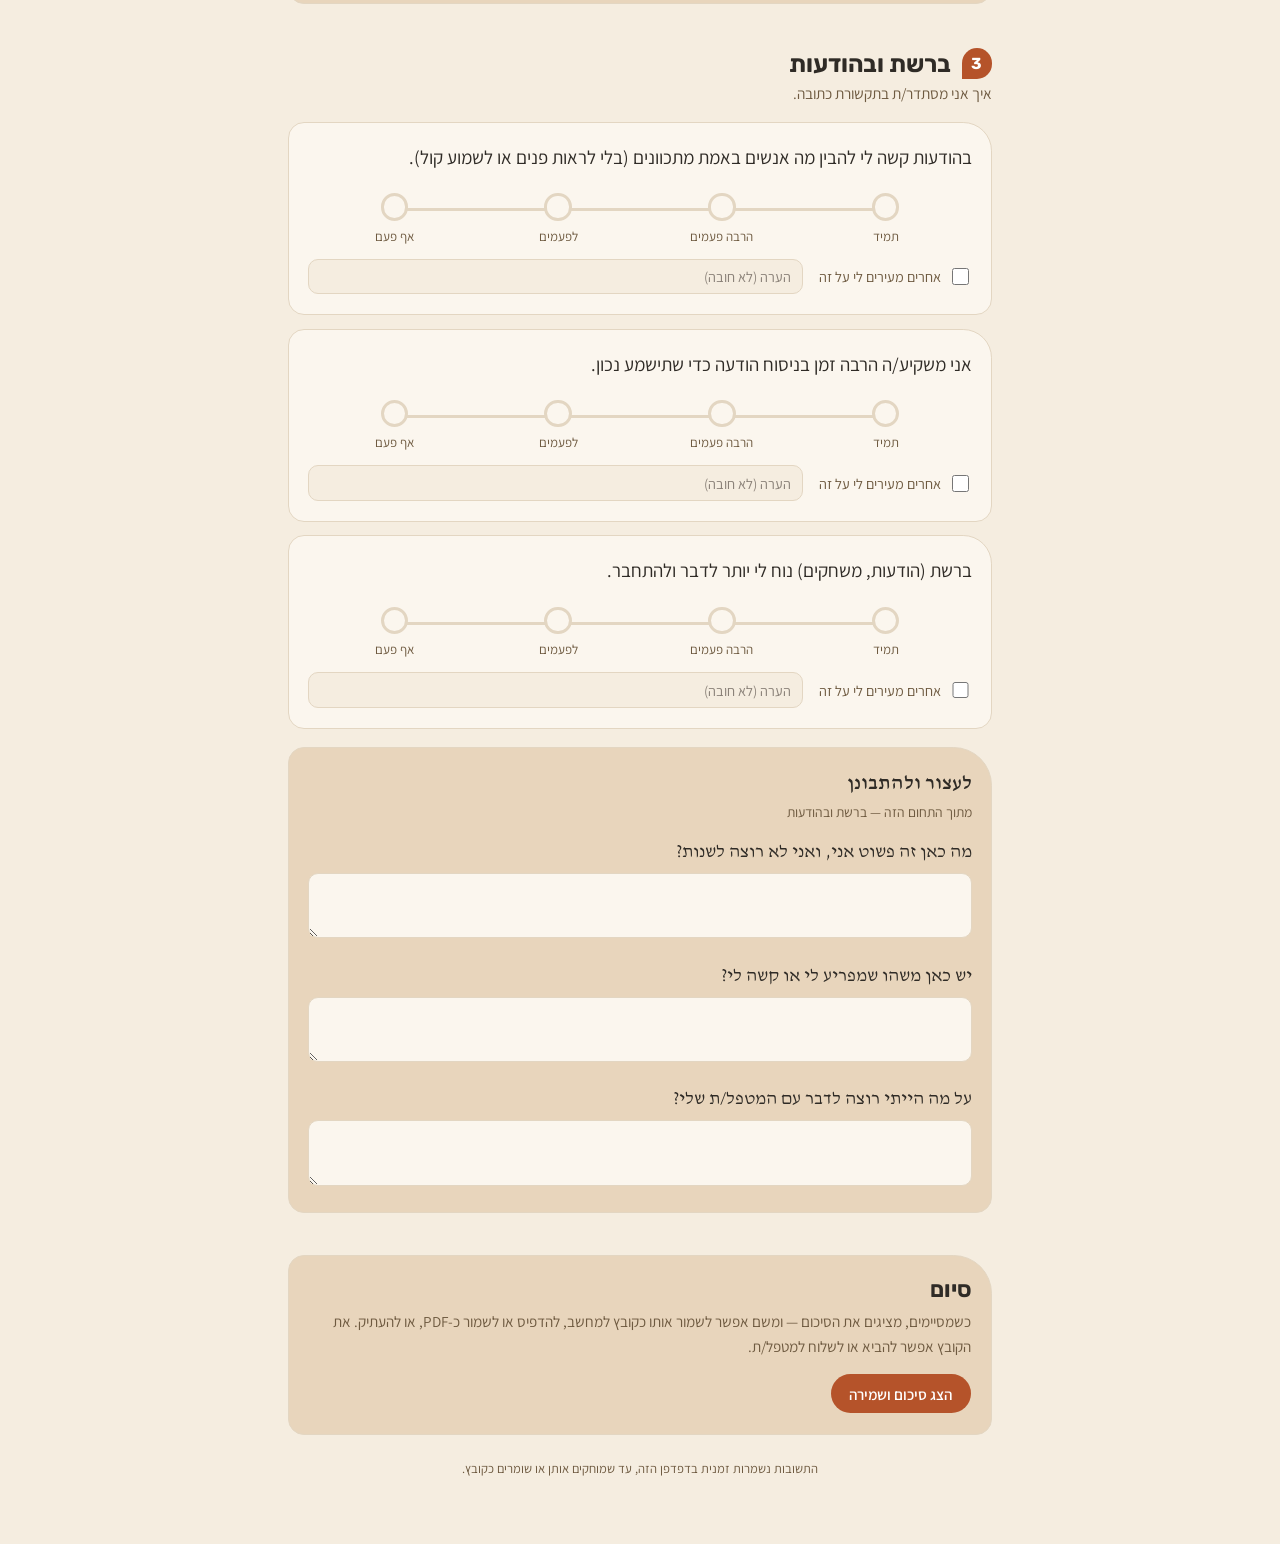
<file: social-rules-kids.html>
<!doctype html>
<html lang="he" dir="rtl">
<head>
<meta charset="utf-8">
<meta name="viewport" content="width=device-width, initial-scale=1, viewport-fit=cover">
<title>כללים לא כתובים — שאלון סהר</title>
<link rel="icon" href="logo.png">
<link rel="stylesheet" href="https://fonts.googleapis.com/css2?family=Rubik:wght@500;600;700&family=Assistant:wght@400;500;600;700&family=David+Libre:wght@400;500&display=swap">
<link rel="stylesheet" href="styles.css">
</head>
<body>
<div id="root"></div>
<script>
window.QUESTIONNAIRE = {
  storeKey: "sahar_k6_social_v1",
  variant: "accessible",
  scaleLabels: ["תמיד","הרבה פעמים","לפעמים","אף פעם"],
  scaleLabels_en: ["Always","Often","Sometimes","Never"],
  title: "כללים לא כתובים",
  title_en: "Unwritten Rules",
  lead: "שאלון שעוזר לי להכיר את הכללים החברתיים — הדברים שלא כתובים בשום מקום. אין תשובות נכונות או לא נכונות.",
  lead_en: "A questionnaire that helps me get to know the social rules — the things that aren't written down anywhere. There are no right or wrong answers.",
  help: "<p>בכל משפט מסמנים נקודה על הסקאלה — כמה זה נכון בשבילי: מ\"תמיד\" ועד \"אף פעם\".</p><p style='margin-top:.6rem;font-size:.95rem;color:var(--muted)'>אפשר גם לסמן \"אחרים מעירים לי על זה\". אפשר לעשות לאט, ואם משהו קשה — אפשר לבקש עזרה ממבוגר/ת.</p>",
  help_en: "<p>For each sentence, mark a point on the scale — how true it is for me: from \"Always\" to \"Never\".</p><p style='margin-top:.6rem;font-size:.95rem;color:var(--muted)'>You can also check \"Others comment on this about me\". You can take your time, and if something is hard — you can ask an adult for help.</p>",
  reflect: [
    {id:"r1",q:"מה כאן זה פשוט אני, ואני לא רוצה לשנות?",q_en:"What here is simply me, and I don't want to change?"},
    {id:"r2",q:"יש כאן משהו שמפריע לי או קשה לי?",q_en:"Is there anything here that bothers me or is hard for me?"},
    {id:"r3",q:"על מה הייתי רוצה לדבר עם המטפל/ת שלי?",q_en:"What would I like to talk about with my therapist?"}
  ],
  domains: [
    {id:"d1",title:"כללים לא כתובים",title_en:"Unwritten Rules",sub:"הדברים ש\"מקובל\" לעשות, שאף אחד לא כתב.",sub_en:"The things it's \"expected\" to do, that no one wrote down.",items:[
      {id:"d1q1",pole:"high",t:"קשה לי לדעת מה \"מקובל\" לעשות או להגיד במצבים חברתיים.",t_en:"It's hard for me to know what's \"expected\" to do or say in social situations."},
      {id:"d1q2",pole:"high",t:"לפעמים אני מופתע/ת לגלות שמשהו שאמרתי נשמע אחרת ממה שהתכוונתי.",t_en:"Sometimes I'm surprised to find that something I said came across differently than I meant."},
      {id:"d1q3",pole:"high",t:"אני לומד/ת כללים חברתיים כשמסבירים לי אותם, ולא \"לבד\".",t_en:"I learn social rules when someone explains them to me, not \"on my own\"."},
      {id:"d1q4",pole:"high",t:"אני משקיע/ה הרבה אנרגיה בניסיון להבין מצבים חברתיים.",t_en:"I put a lot of energy into trying to figure out social situations."}
    ]},
    {id:"d2",title:"מה מספרים ולמי",title_en:"What to Share and with Whom",sub:"מה מתאים להגיד, ולמי.",sub_en:"What's okay to say, and to whom.",items:[
      {id:"d2q1",pole:"high",t:"קשה לי לדעת מה מתאים לספר לחבר קרוב ומה לא לכל אחד.",t_en:"It's hard for me to know what's okay to tell a close friend and what's not for everyone."},
      {id:"d2q2",pole:"high",t:"לפעמים אני מספר/ת יותר מדי או פחות מדי.",t_en:"Sometimes I share too much or too little."},
      {id:"d2q3",pole:"high",t:"קשה לי לדעת מתי מישהו חוצה לי גבול, או להגיד \"עד כאן\".",t_en:"It's hard for me to tell when someone crosses a line for me, or to say \"that's enough\"."}
    ]},
    {id:"d3",title:"ברשת ובהודעות",title_en:"Online and in Messages",sub:"איך אני מסתדר/ת בתקשורת כתובה.",sub_en:"How I manage in written communication.",items:[
      {id:"d3q1",pole:"high",t:"בהודעות קשה לי להבין מה אנשים באמת מתכוונים (בלי לראות פנים או לשמוע קול).",t_en:"In messages it's hard for me to tell what people really mean (without seeing a face or hearing a voice)."},
      {id:"d3q2",pole:"high",t:"אני משקיע/ה הרבה זמן בניסוח הודעה כדי שתישמע נכון.",t_en:"I spend a lot of time wording a message so it comes out right."},
      {id:"d3q3",pole:"low",t:"ברשת (הודעות, משחקים) נוח לי יותר לדבר ולהתחבר.",t_en:"Online (messages, games) it's easier for me to talk and connect."}
    ]}
  ]
};
</script>
<script src="questionnaire.js"></script>
</body>
</html>
</file>
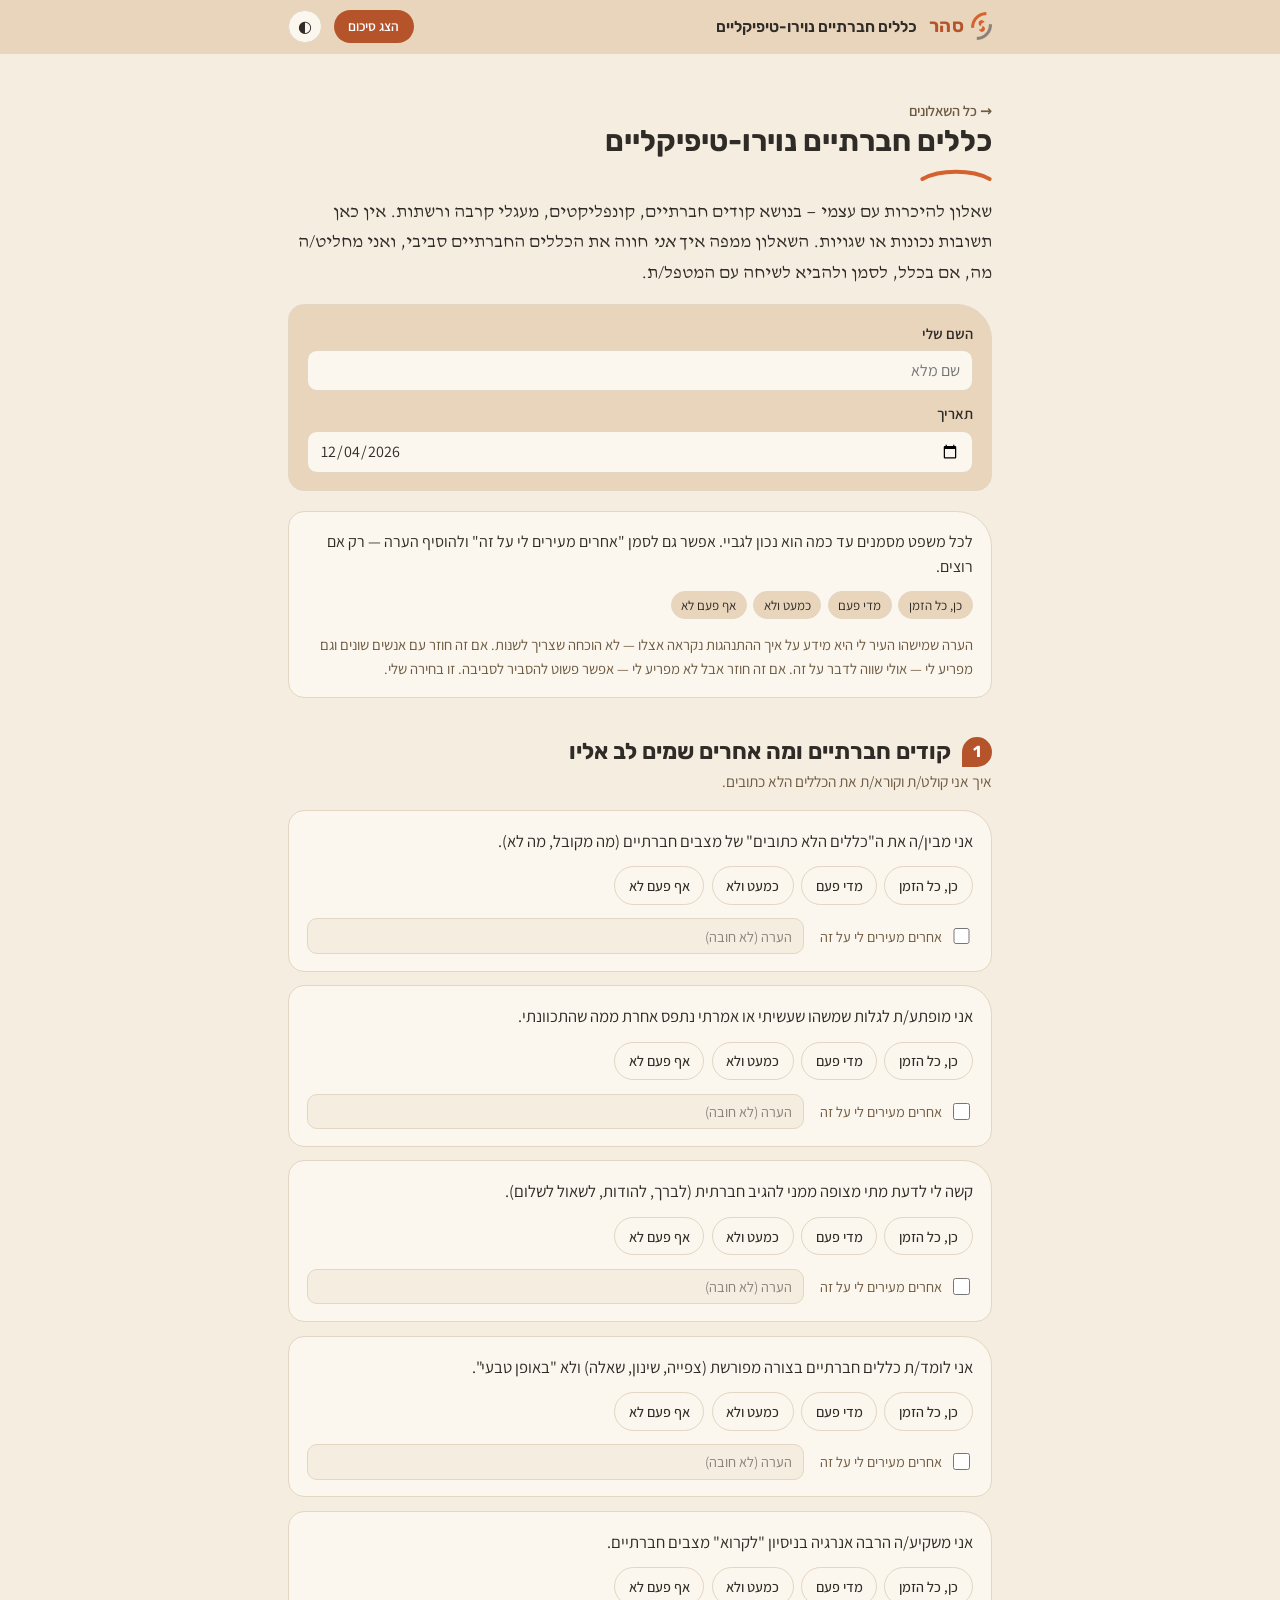
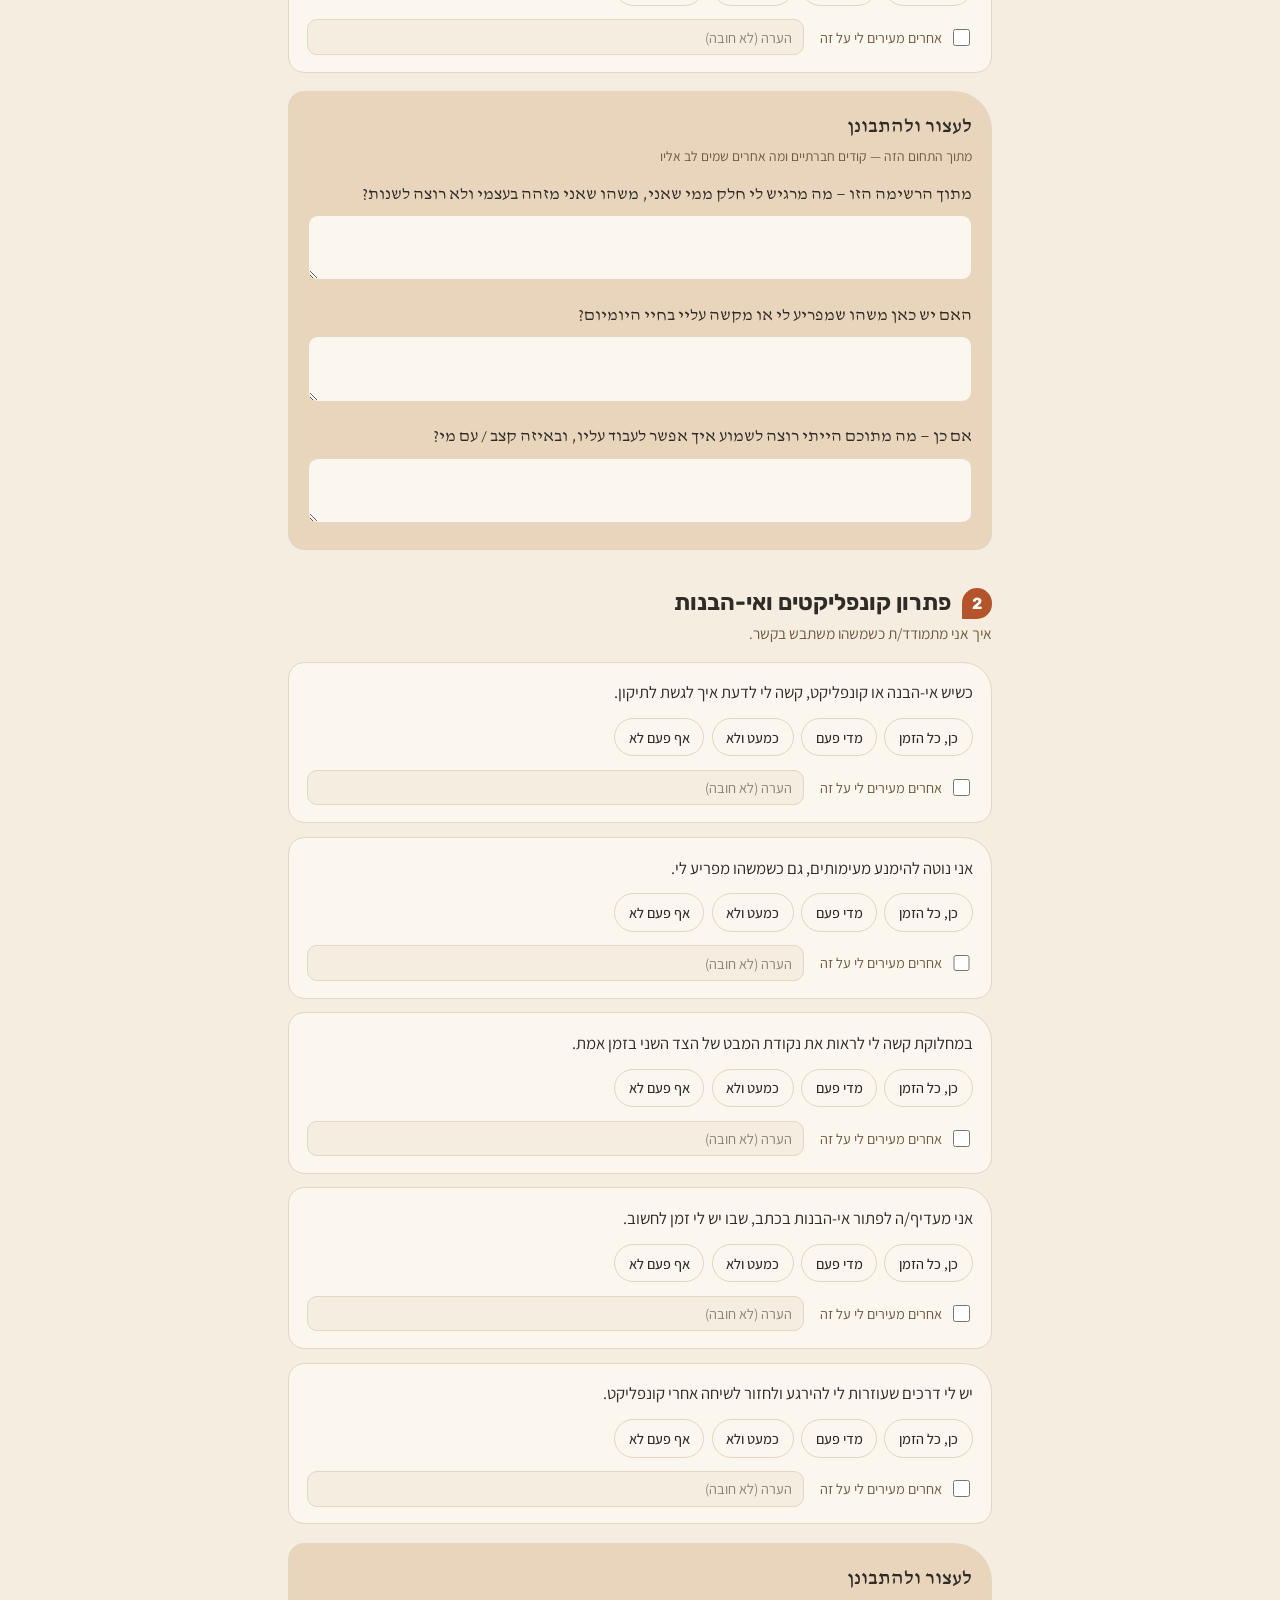
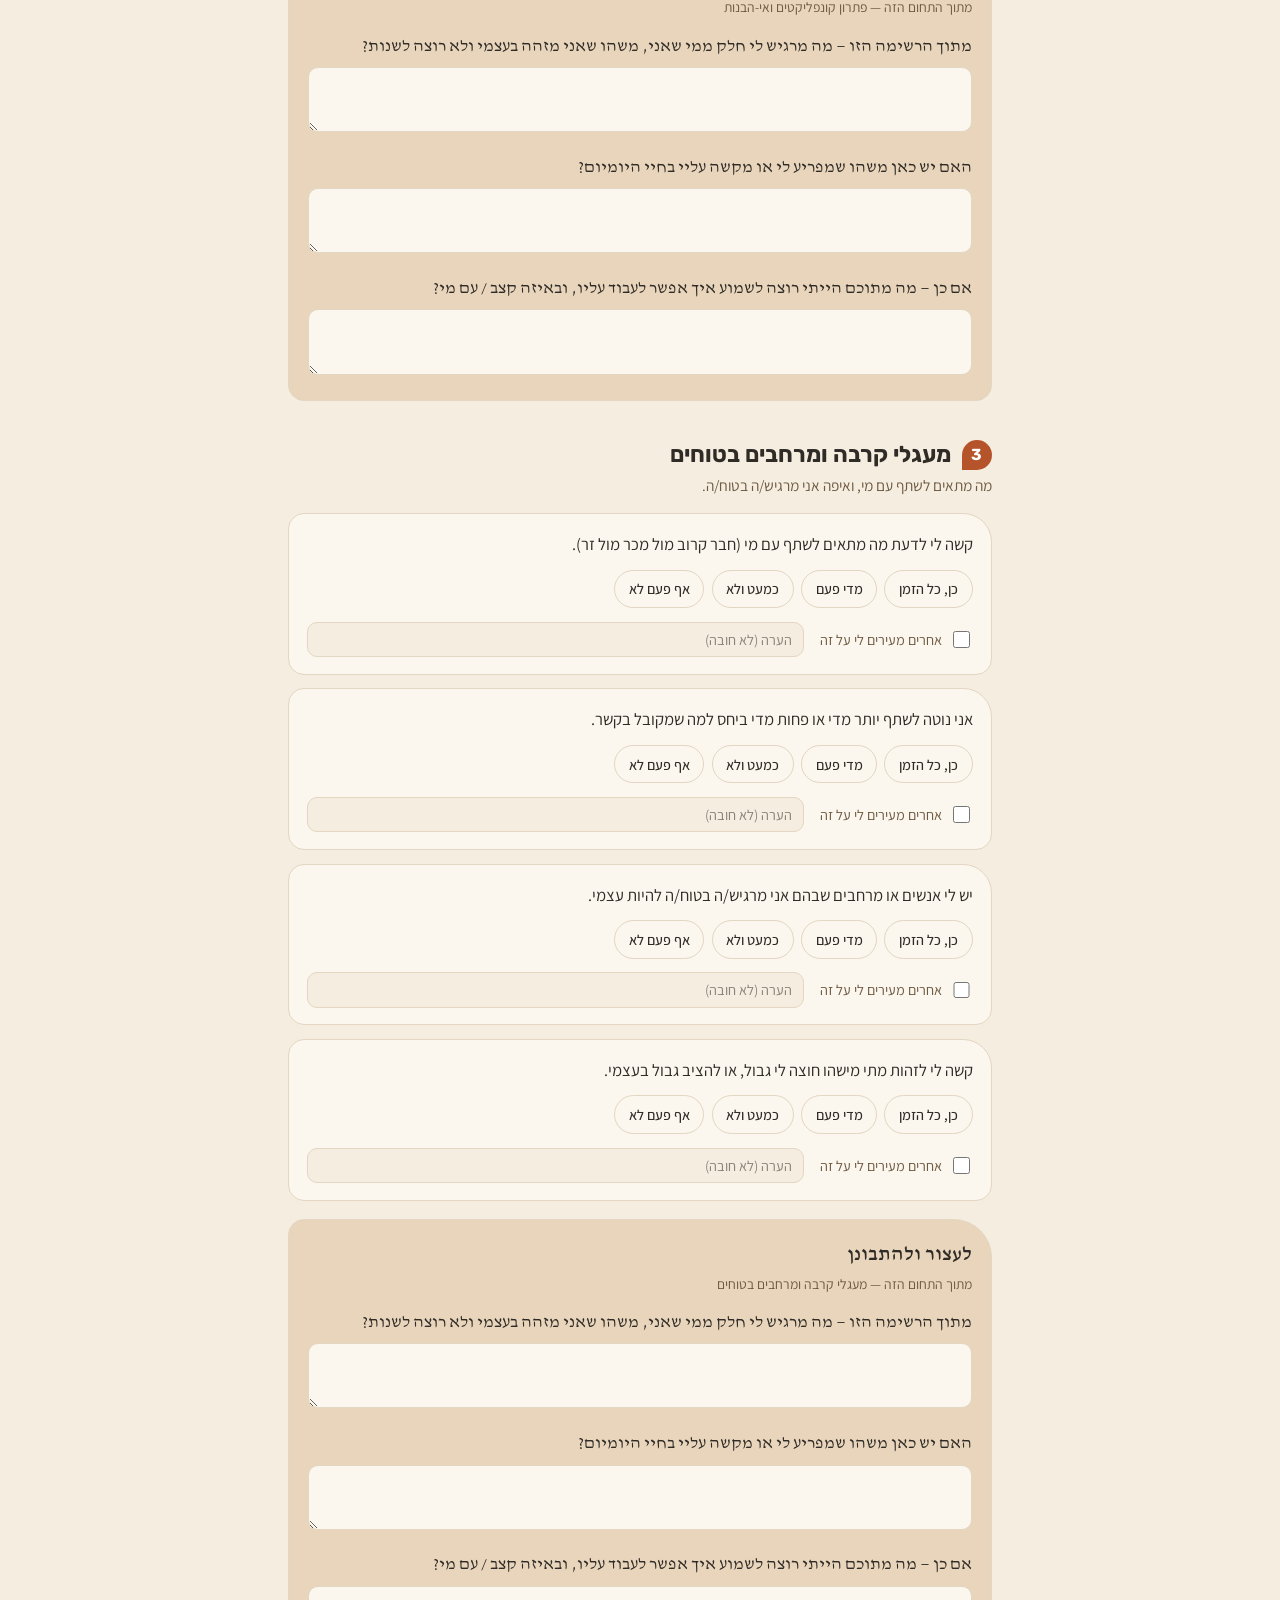
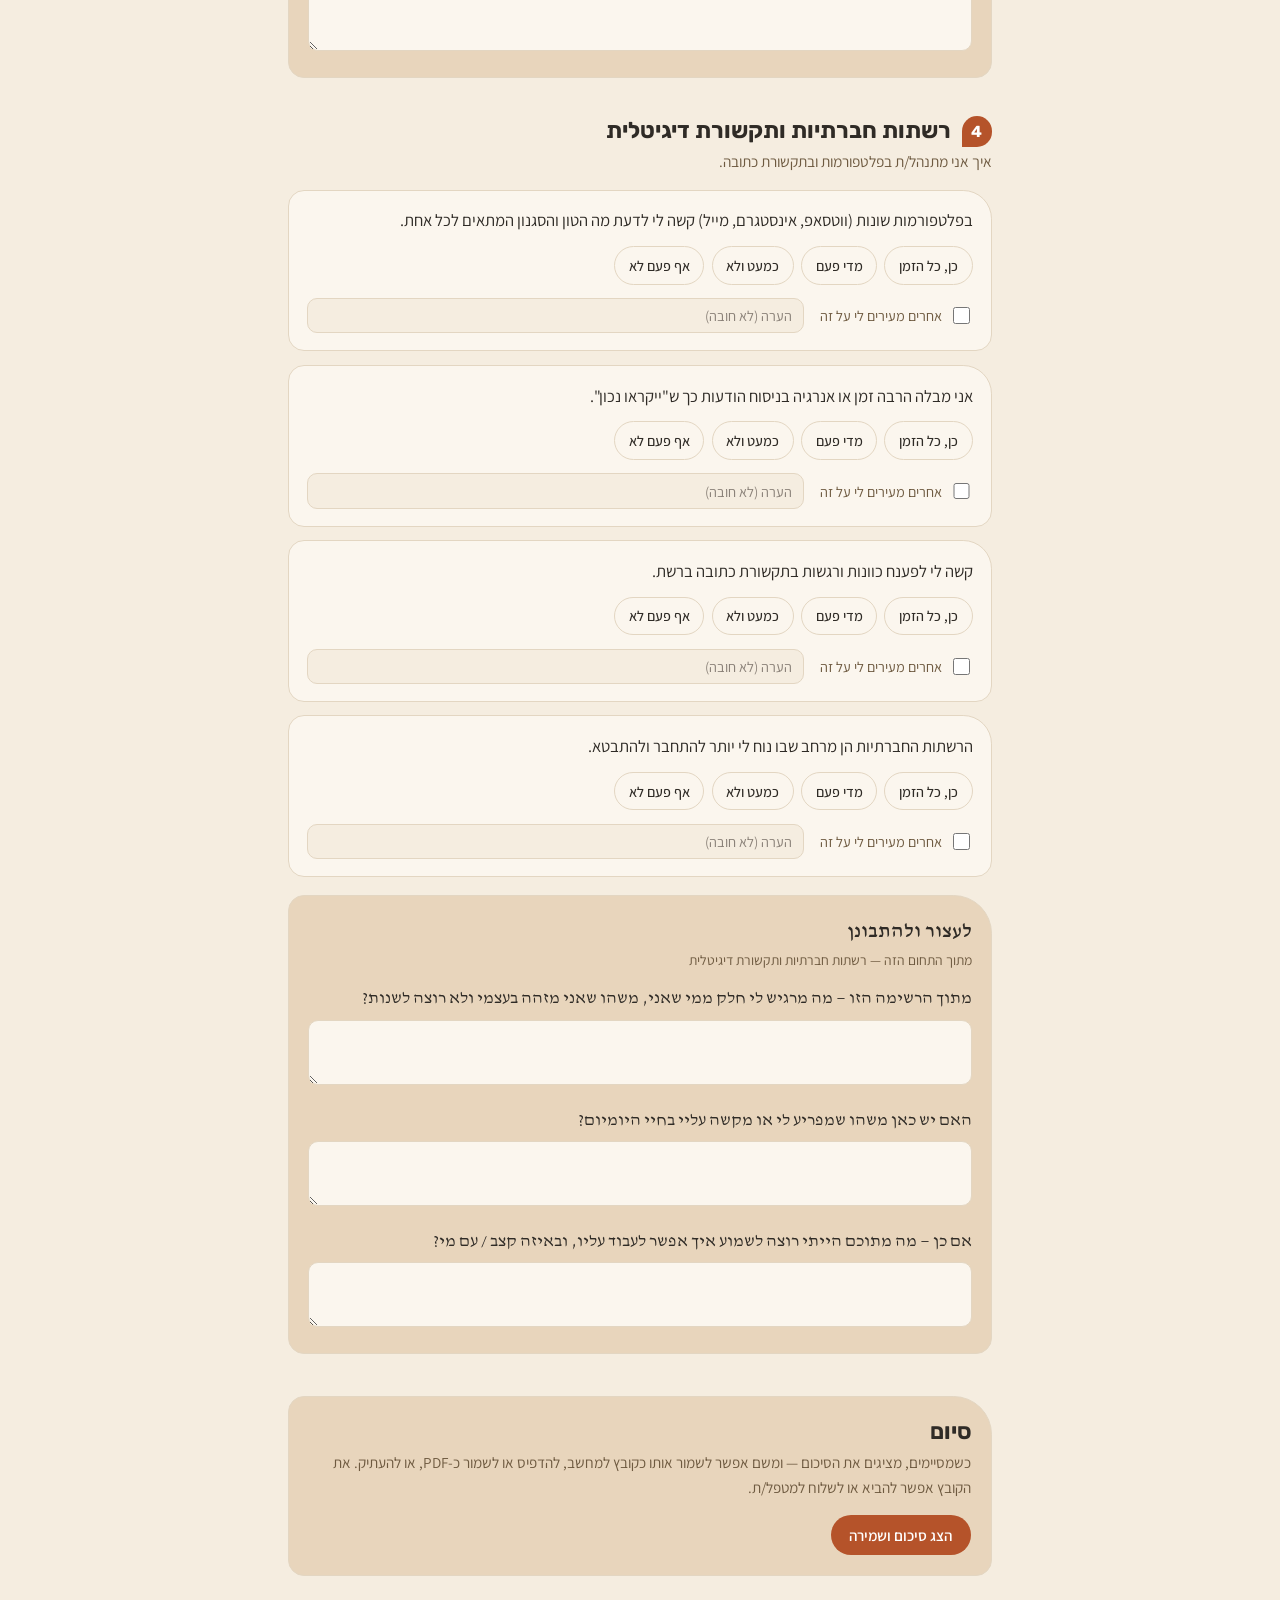
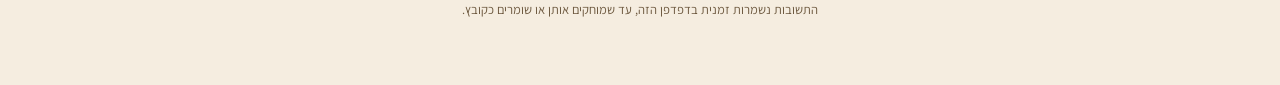
<file: social-rules.html>
<!doctype html>
<html lang="he" dir="rtl">
<head>
<meta charset="utf-8">
<meta name="viewport" content="width=device-width, initial-scale=1, viewport-fit=cover">
<title>כללים חברתיים נוירו-טיפיקליים — שאלון סהר</title>
<link rel="icon" href="logo.png">
<link rel="stylesheet" href="https://fonts.googleapis.com/css2?family=Rubik:wght@500;600;700&family=Assistant:wght@400;500;600;700&family=David+Libre:wght@400;500&display=swap">
<link rel="stylesheet" href="styles.css">
</head>
<body>
<div id="root"></div>
<script>
window.QUESTIONNAIRE = {
  storeKey: "sahar_q6_social_v1",
  title: "כללים חברתיים נוירו-טיפיקליים",
  lead: "שאלון להיכרות עם עצמי — בנושא קודים חברתיים, קונפליקטים, מעגלי קרבה ורשתות. אין כאן תשובות נכונות או שגויות. השאלון ממפה איך <em>אני</em> חווה את הכללים החברתיים סביבי, ואני מחליט/ה מה, אם בכלל, לסמן ולהביא לשיחה עם המטפל/ת.",
  reflect: [
    {id:"r1",q:"מתוך הרשימה הזו — מה מרגיש לי חלק ממי שאני, משהו שאני מזהה בעצמי ולא רוצה לשנות?"},
    {id:"r2",q:"האם יש כאן משהו שמפריע לי או מקשה עליי בחיי היומיום?"},
    {id:"r3",q:"אם כן — מה מתוכם הייתי רוצה לשמוע איך אפשר לעבוד עליו, ובאיזה קצב / עם מי?"}
  ],
  domains: [
    {id:"d1",title:"קודים חברתיים ומה אחרים שמים לב אליו",sub:"איך אני קולט/ת וקורא/ת את הכללים הלא כתובים.",items:[
      {id:"d1q1",pole:"low",t:"אני מבין/ה את ה\"כללים הלא כתובים\" של מצבים חברתיים (מה מקובל, מה לא)."},
      {id:"d1q2",pole:"high",t:"אני מופתע/ת לגלות שמשהו שעשיתי או אמרתי נתפס אחרת ממה שהתכוונתי."},
      {id:"d1q3",pole:"high",t:"קשה לי לדעת מתי מצופה ממני להגיב חברתית (לברך, להודות, לשאול לשלום)."},
      {id:"d1q4",pole:"high",t:"אני לומד/ת כללים חברתיים בצורה מפורשת (צפייה, שינון, שאלה) ולא \"באופן טבעי\"."},
      {id:"d1q5",pole:"high",t:"אני משקיע/ה הרבה אנרגיה בניסיון \"לקרוא\" מצבים חברתיים."}
    ]},
    {id:"d2",title:"פתרון קונפליקטים ואי-הבנות",sub:"איך אני מתמודד/ת כשמשהו משתבש בקשר.",items:[
      {id:"d2q1",pole:"high",t:"כשיש אי-הבנה או קונפליקט, קשה לי לדעת איך לגשת לתיקון."},
      {id:"d2q2",pole:"high",t:"אני נוטה להימנע מעימותים, גם כשמשהו מפריע לי."},
      {id:"d2q3",pole:"high",t:"במחלוקת קשה לי לראות את נקודת המבט של הצד השני בזמן אמת."},
      {id:"d2q4",pole:"high",t:"אני מעדיף/ה לפתור אי-הבנות בכתב, שבו יש לי זמן לחשוב."},
      {id:"d2q5",pole:"low",t:"יש לי דרכים שעוזרות לי להירגע ולחזור לשיחה אחרי קונפליקט."}
    ]},
    {id:"d3",title:"מעגלי קרבה ומרחבים בטוחים",sub:"מה מתאים לשתף עם מי, ואיפה אני מרגיש/ה בטוח/ה.",items:[
      {id:"d3q1",pole:"high",t:"קשה לי לדעת מה מתאים לשתף עם מי (חבר קרוב מול מכר מול זר)."},
      {id:"d3q2",pole:"high",t:"אני נוטה לשתף יותר מדי או פחות מדי ביחס למה שמקובל בקשר."},
      {id:"d3q3",pole:"low",t:"יש לי אנשים או מרחבים שבהם אני מרגיש/ה בטוח/ה להיות עצמי."},
      {id:"d3q4",pole:"high",t:"קשה לי לזהות מתי מישהו חוצה לי גבול, או להציב גבול בעצמי."}
    ]},
    {id:"d4",title:"רשתות חברתיות ותקשורת דיגיטלית",sub:"איך אני מתנהל/ת בפלטפורמות ובתקשורת כתובה.",items:[
      {id:"d4q1",pole:"high",t:"בפלטפורמות שונות (ווטסאפ, אינסטגרם, מייל) קשה לי לדעת מה הטון והסגנון המתאים לכל אחת."},
      {id:"d4q2",pole:"high",t:"אני מבלה הרבה זמן או אנרגיה בניסוח הודעות כך ש\"ייקראו נכון\"."},
      {id:"d4q3",pole:"high",t:"קשה לי לפענח כוונות ורגשות בתקשורת כתובה ברשת."},
      {id:"d4q4",pole:"low",t:"הרשתות החברתיות הן מרחב שבו נוח לי יותר להתחבר ולהתבטא."}
    ]}
  ]
};
</script>
<script src="questionnaire.js"></script>
</body>
</html>
</file>
<file: styles.css>
/* Sahar brand — shared across all questionnaires */
:root{
  --bg:#F5EDE0; --surface:#FBF6EE; --surface-2:#E8D5BC; --fg:#2F2B26;
  --muted:#6E5A40; --taupe:#8A8178; --line:#E3D6C2;
  --accent:#D4622E; --accent-strong:#B5532A; --chip:#FBF6EE; --err:#9a3b1f;
  --radius:16px; --maxw:46rem;
  --head:"Rubik",system-ui,-apple-system,"Segoe UI",sans-serif;
  --body:"Assistant",system-ui,-apple-system,"Segoe UI",sans-serif;
  --quote:"David Libre","Frank Ruhl Libre",Georgia,serif;
}
@media (prefers-color-scheme:dark){:root:not([data-theme="light"]){
  --bg:#241F1A; --surface:#2E2823; --surface-2:#39312A; --fg:#EDE4D6;
  --muted:#C2AE92; --taupe:#9E9488; --line:#413830;
  --accent:#E07B45; --accent-strong:#C9632F; --chip:#39312A; --err:#f0a07a; color-scheme:dark;
}}
:root[data-theme="dark"]{
  --bg:#241F1A; --surface:#2E2823; --surface-2:#39312A; --fg:#EDE4D6;
  --muted:#C2AE92; --taupe:#9E9488; --line:#413830;
  --accent:#E07B45; --accent-strong:#C9632F; --chip:#39312A; --err:#f0a07a; color-scheme:dark;
}
*{box-sizing:border-box}
html,body{margin:0}
body{background:var(--bg);color:var(--fg);font-family:var(--body);line-height:1.6;font-size:16px}
img{max-width:100%}
[hidden]{display:none!important}
a{color:var(--accent-strong)}
.wrap{max-width:var(--maxw);margin-inline:auto;
  padding-left:max(16px,env(safe-area-inset-left,0px));
  padding-right:max(16px,env(safe-area-inset-right,0px));
  padding-block:0 4rem}
h1,h2,h3{font-family:var(--head);font-weight:700;text-wrap:balance;line-height:1.25;margin:0}
p{margin:0}

header.bar{position:sticky;top:0;z-index:11;background:var(--surface-2);border-bottom:1px solid var(--line)}
.bar-inner{max-width:var(--maxw);margin-inline:auto;display:flex;align-items:center;gap:.75rem;
  padding-left:max(16px,env(safe-area-inset-left,0px));
  padding-right:max(16px,env(safe-area-inset-right,0px));padding-block:.6rem}
.brand{display:flex;align-items:center;gap:.45rem;flex:none;text-decoration:none}
.brand img{height:1.75rem;width:auto;display:block}
.brandmark{font-family:var(--head);font-weight:700;font-size:1.15rem;color:var(--accent-strong);letter-spacing:.02em}
.bar-inner h1{font-size:.98rem;font-weight:600;flex:1;min-width:0;color:var(--fg)}
.bar-btn{font-family:var(--body);font-size:.85rem;font-weight:600;cursor:pointer;
  background:var(--surface);color:var(--fg);border:1px solid var(--line);
  border-radius:999px;padding:.4rem .85rem;white-space:nowrap}
.bar-btn.primary{background:var(--accent-strong);color:#fff;border-color:transparent}
.icon-btn{background:var(--surface);border:1px solid var(--line);border-radius:999px;width:2.1rem;height:2.1rem;
  cursor:pointer;color:var(--fg);font-size:1rem;display:grid;place-items:center;flex:none}

.back-link{display:inline-flex;align-items:center;gap:.3rem;margin-top:1.4rem;font-size:.9rem;
  color:var(--muted);text-decoration:none;font-weight:600}
.back-link:hover{color:var(--accent-strong)}

.intro{margin-top:1.4rem}
.intro h2{font-size:1.85rem;margin-bottom:.4rem}
.arc{display:block;width:4.5rem;height:.9rem;margin-bottom:1rem}
.lead{color:var(--fg);font-family:var(--quote);font-size:1.12rem;line-height:1.7}
.lead em{font-style:italic}
.note-box{background:var(--surface);border:1px solid var(--line);border-radius:var(--radius);
  border-top-right-radius:2.2rem;padding:1.05rem 1.15rem;margin-top:1.25rem}
.note-box strong{color:var(--fg);font-weight:700}
.scale-legend{display:flex;flex-wrap:wrap;gap:.4rem;margin-top:.7rem;font-size:.82rem;color:var(--muted)}
.scale-legend span{background:var(--surface-2);border:1px solid var(--line);border-radius:999px;padding:.15rem .6rem;color:var(--fg)}

.name-box{background:var(--surface-2);border:1px solid var(--line);border-radius:var(--radius);
  border-top-right-radius:2.2rem;padding:1.05rem 1.15rem;margin-top:1rem;display:grid;gap:.7rem}
.name-box .fld{display:flex;flex-direction:column;gap:.3rem}
.name-box label{font-size:.92rem;font-weight:600;color:var(--fg)}
.name-box input{background:var(--surface);border:1px solid var(--line);border-radius:10px;
  padding:.55rem .7rem;font-family:var(--body);font-size:1rem;color:var(--fg)}

.domain{margin-top:2.4rem}
.domain-head{display:flex;align-items:center;gap:.65rem;margin-bottom:.15rem}
.domain-num{font-family:var(--head);font-weight:700;color:#fff;background:var(--accent-strong);
  width:1.9rem;height:1.9rem;border-radius:999px 999px 999px .35rem;display:grid;place-items:center;font-size:1rem;flex:none}
.domain h3{font-size:1.42rem}
.domain-sub{color:var(--muted);font-size:.96rem;margin:.1rem 0 1rem}
.item-group{font-family:var(--head);font-weight:600;font-size:.98rem;color:var(--accent-strong);margin:1.1rem .2rem .4rem}

.item{background:var(--surface);border:1px solid var(--line);border-radius:var(--radius);
  border-top-right-radius:1.8rem;padding:1.05rem 1.15rem;margin-bottom:.85rem}
.item fieldset{border:0;margin:0;padding:0}
.item legend{font-size:1.04rem;padding:0;margin-bottom:.75rem;display:block;color:var(--fg)}
.scale{display:flex;flex-wrap:wrap;gap:.45rem}
.scale input{position:absolute;opacity:0;width:1px;height:1px}
.scale label{cursor:pointer;border:1px solid var(--line);background:var(--chip);color:var(--fg);
  border-radius:999px;padding:.42rem .85rem;font-size:.9rem;font-weight:500;user-select:none;
  transition:background .12s,border-color .12s}
.scale input:checked+label{background:var(--accent);color:#fff;border-color:transparent;font-weight:600}
.scale input:focus-visible+label{outline:2px solid var(--accent-strong);outline-offset:2px}
.item-extra{display:flex;flex-wrap:wrap;align-items:center;gap:.6rem 1rem;margin-top:.85rem}
.chk{display:inline-flex;align-items:center;gap:.45rem;font-size:.9rem;color:var(--muted);cursor:pointer}
.chk input{width:1.05rem;height:1.05rem;accent-color:var(--accent);cursor:pointer}
.note-field{flex:1;min-width:11rem}
.note-field input{width:100%;background:var(--bg);border:1px solid var(--line);border-radius:10px;
  padding:.45rem .65rem;font-family:var(--body);font-size:.9rem;color:var(--fg)}
.note-field input::placeholder{color:var(--taupe)}

.reflect{background:var(--surface-2);border:1px solid var(--line);border-radius:var(--radius);
  border-top-right-radius:2.4rem;padding:1.15rem 1.2rem;margin-top:1.15rem}
.reflect h4{font-family:var(--quote);font-size:1.25rem;margin:0 0 .15rem;font-weight:500;color:var(--fg)}
.reflect .r-sub{color:var(--muted);font-size:.86rem;margin-bottom:.9rem}
.reflect label.q{display:block;font-family:var(--quote);font-size:1.05rem;margin:.95rem 0 .4rem;color:var(--fg)}
.reflect textarea{width:100%;min-height:3.2rem;resize:vertical;background:var(--surface);
  border:1px solid var(--line);border-radius:10px;padding:.55rem .7rem;font-family:var(--body);
  font-size:.95rem;color:var(--fg);line-height:1.5}

.summary{margin-top:2.6rem;background:var(--surface);border:1px solid var(--line);
  border-radius:var(--radius);border-top-right-radius:2.4rem;padding:1.25rem 1.25rem 1.5rem}
.summary h2{font-size:1.5rem;margin-bottom:.3rem}
.summary .actions{display:flex;flex-wrap:wrap;gap:.6rem;margin:.95rem 0 1.1rem}
.sum-group{margin-top:1.4rem}
.sum-group h3{font-size:1.12rem;color:var(--fg);margin-bottom:.5rem;padding-bottom:.3rem;border-bottom:2px solid var(--surface-2)}
.sum-group .none{color:var(--muted);font-size:.9rem}
.sum-list{list-style:none;padding:0;margin:0;display:flex;flex-direction:column;gap:.4rem}
.sum-list li{background:var(--bg);border:1px solid var(--line);border-radius:10px;padding:.5rem 1.7rem .5rem .7rem;font-size:.92rem;position:relative}
.sum-list li::before{content:"";position:absolute;right:.65rem;top:.92rem;width:.55rem;height:.55rem;
  border:2px solid var(--accent);border-top-color:transparent;border-left-color:transparent;border-radius:50%;transform:rotate(45deg)}
.sum-list .tag{display:inline-block;font-size:.76rem;color:var(--accent-strong);font-weight:700;margin-inline-start:.4rem}
.sum-list .mnote{display:block;color:var(--muted);font-size:.82rem;margin-top:.2rem}
.sum-r{margin:.5rem 0 0}
.sum-r dt{font-family:var(--quote);font-size:.98rem;margin-top:.65rem;color:var(--fg)}
.sum-r dd{margin:.15rem 0 0;color:var(--muted);font-size:.9rem;white-space:pre-wrap}

.submit-box{margin-top:2.6rem;background:var(--surface-2);border:1px solid var(--line);
  border-radius:var(--radius);border-top-right-radius:2.4rem;padding:1.3rem 1.25rem}
.submit-box h2{font-size:1.4rem;margin-bottom:.3rem}
.submit-box p{color:var(--muted);font-size:.95rem}
.submit-box .actions{display:flex;flex-wrap:wrap;gap:.6rem;margin-top:1rem}
.submit-box .bar-btn{font-size:.95rem;padding:.55rem 1.1rem}

.saved-hint{color:var(--muted);font-size:.8rem;margin-top:1.5rem;text-align:center}

/* landing page */
.landing-hero{margin-top:2.2rem}
.landing-hero h2{font-size:2rem;margin-bottom:.5rem}
.group-title{font-family:var(--head);font-size:1.15rem;color:var(--accent-strong);margin:2.2rem 0 0}
.cards{display:grid;gap:1rem;margin-top:1rem}
.qcard{display:block;text-decoration:none;color:inherit;background:var(--surface);
  border:1px solid var(--line);border-radius:var(--radius);border-top-right-radius:2.2rem;
  padding:1.2rem 1.25rem;transition:border-color .12s,transform .12s}
.qcard:hover{border-color:var(--accent);transform:translateY(-2px)}
.qcard h3{font-size:1.3rem;color:var(--fg);margin-bottom:.25rem}
.qcard p{color:var(--muted);font-size:.95rem}
.qcard .go{display:inline-block;margin-top:.7rem;color:var(--accent-strong);font-weight:700;font-size:.9rem}
.soon{opacity:.6;cursor:default}
.soon:hover{transform:none;border-color:var(--line)}
.soon .go{color:var(--muted)}

/* accessible variant — visual scale track + larger, calmer type */
.scale-track{position:relative;display:flex;justify-content:space-between;gap:.3rem;padding:.4rem .4rem 0}
.track-line{position:absolute;top:1.3rem;right:13%;left:13%;height:3px;background:var(--line);z-index:0;border-radius:2px}
.track-pt{position:relative;z-index:1;flex:1;display:flex;justify-content:center;min-width:0}
.track-pt input{position:absolute;opacity:0;width:1px;height:1px}
.track-pt label{display:flex;flex-direction:column;align-items:center;gap:.5rem;cursor:pointer;
  font-size:.82rem;color:var(--muted);text-align:center;line-height:1.25}
.track-pt .dot{width:1.7rem;height:1.7rem;border-radius:50%;border:3px solid var(--line);
  background:var(--surface);box-sizing:border-box;transition:background .12s,border-color .12s}
.track-pt input:checked+label .dot{background:var(--accent);border-color:var(--accent-strong)}
.track-pt input:checked+label{color:var(--fg);font-weight:700}
.track-pt input:focus-visible+label .dot{outline:2px solid var(--accent-strong);outline-offset:2px}

:root.accessible body{font-size:17px}
:root.accessible .item{padding:1.25rem 1.2rem}
:root.accessible .item legend{font-size:1.18rem;line-height:1.5;margin-bottom:1rem}
:root.accessible .domain{margin-top:2.8rem}
:root.accessible .domain h3{font-size:1.5rem}
:root.accessible .reflect label.q{font-size:1.12rem}

@media (prefers-reduced-motion:reduce){*{transition:none!important}}
@media print{
  header.bar,.intro,#app,.submit-box,.saved-hint,.back-link,.summary .actions,.summary>.lead{display:none!important}
  body{background:#fff;color:#000}
  .summary{margin:0;border:0;background:#fff;padding:0}
  .sum-list li{background:#fff;border:1px solid #ccc}
  .sum-list li::before{border-color:#000}
}
</file>
